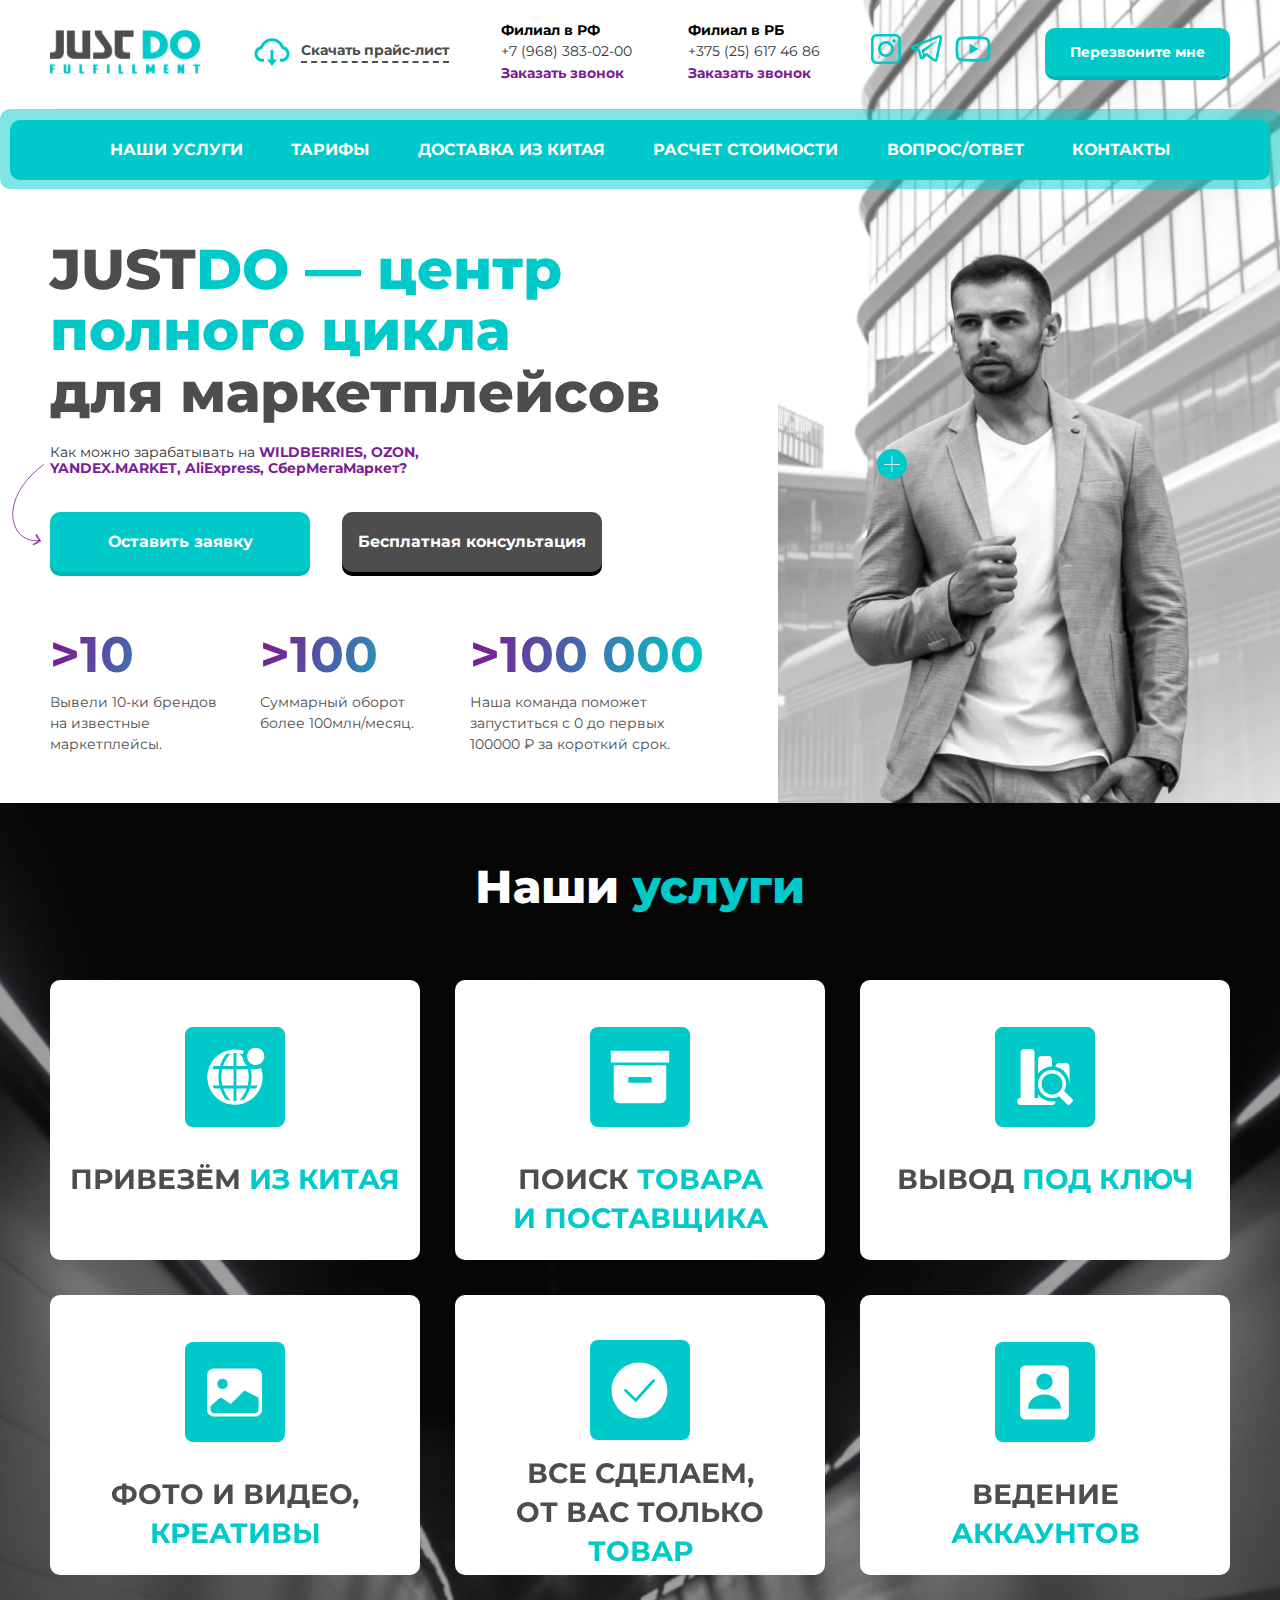
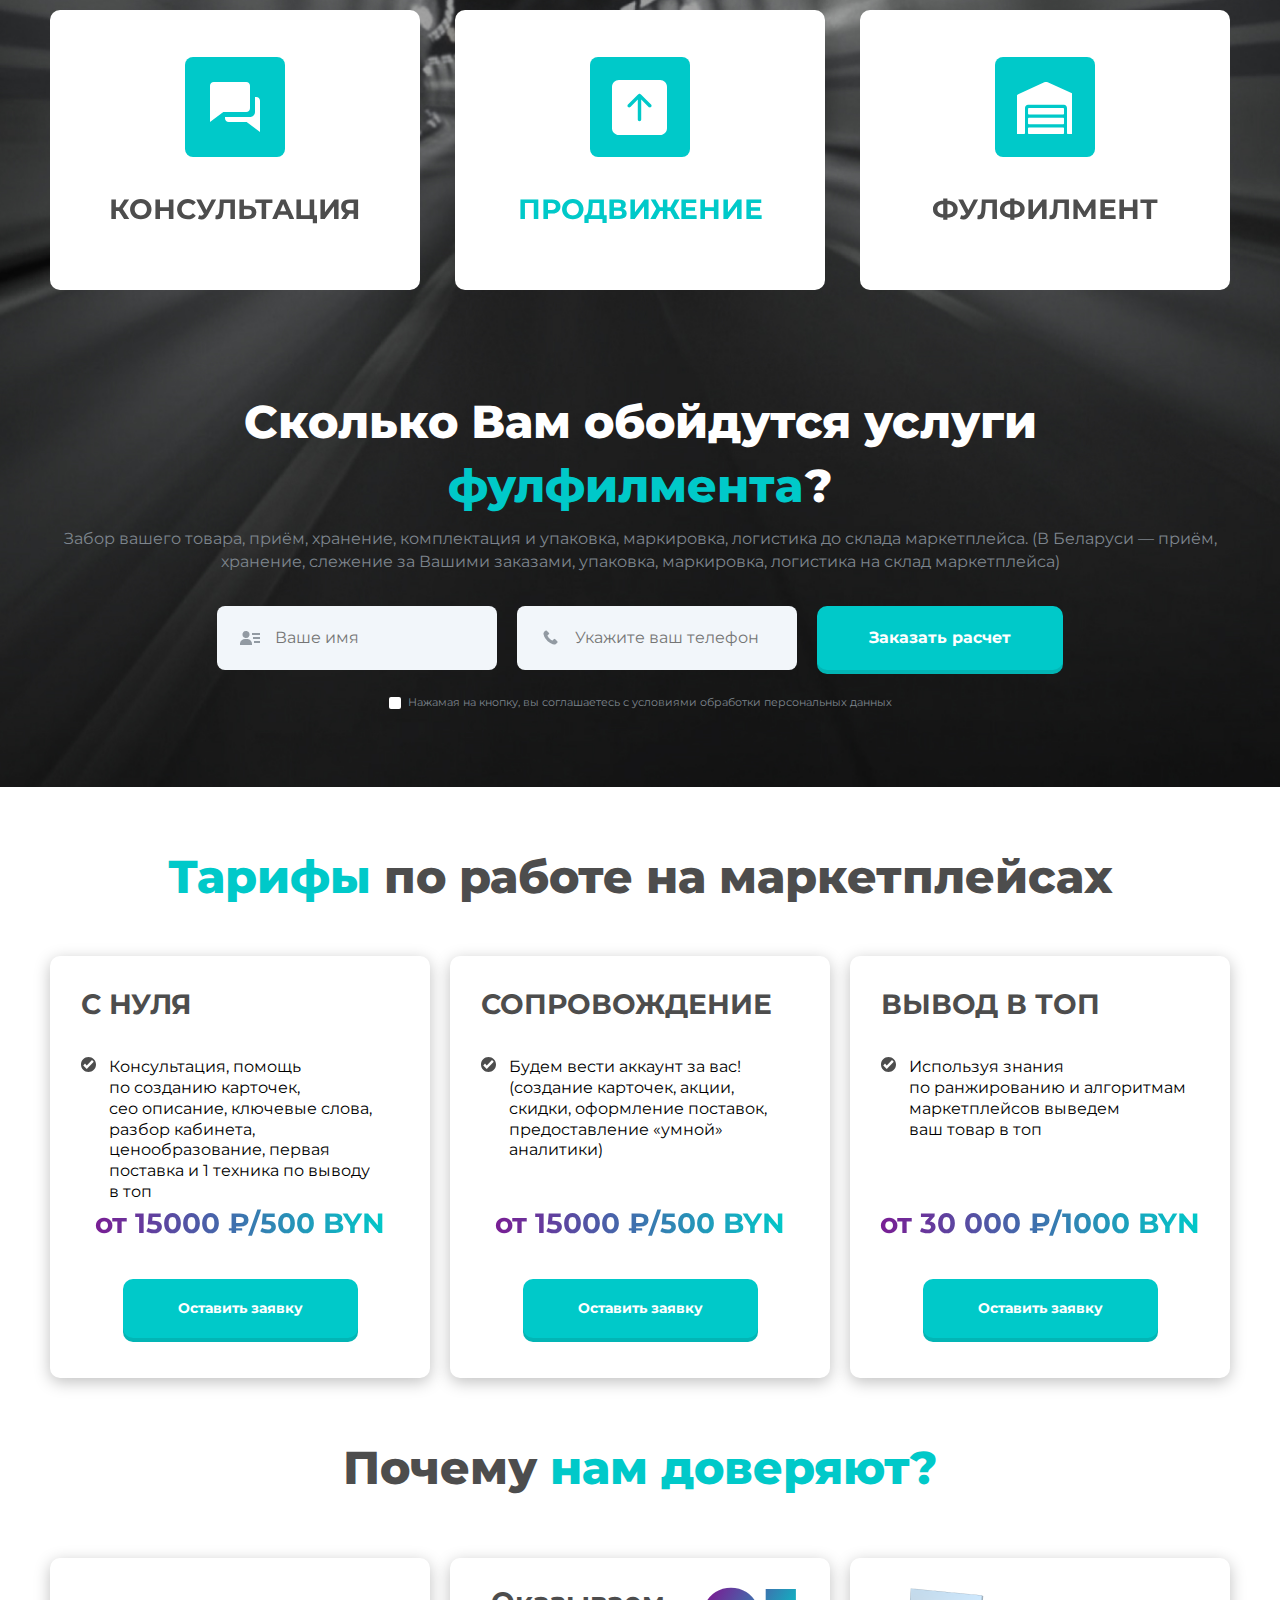
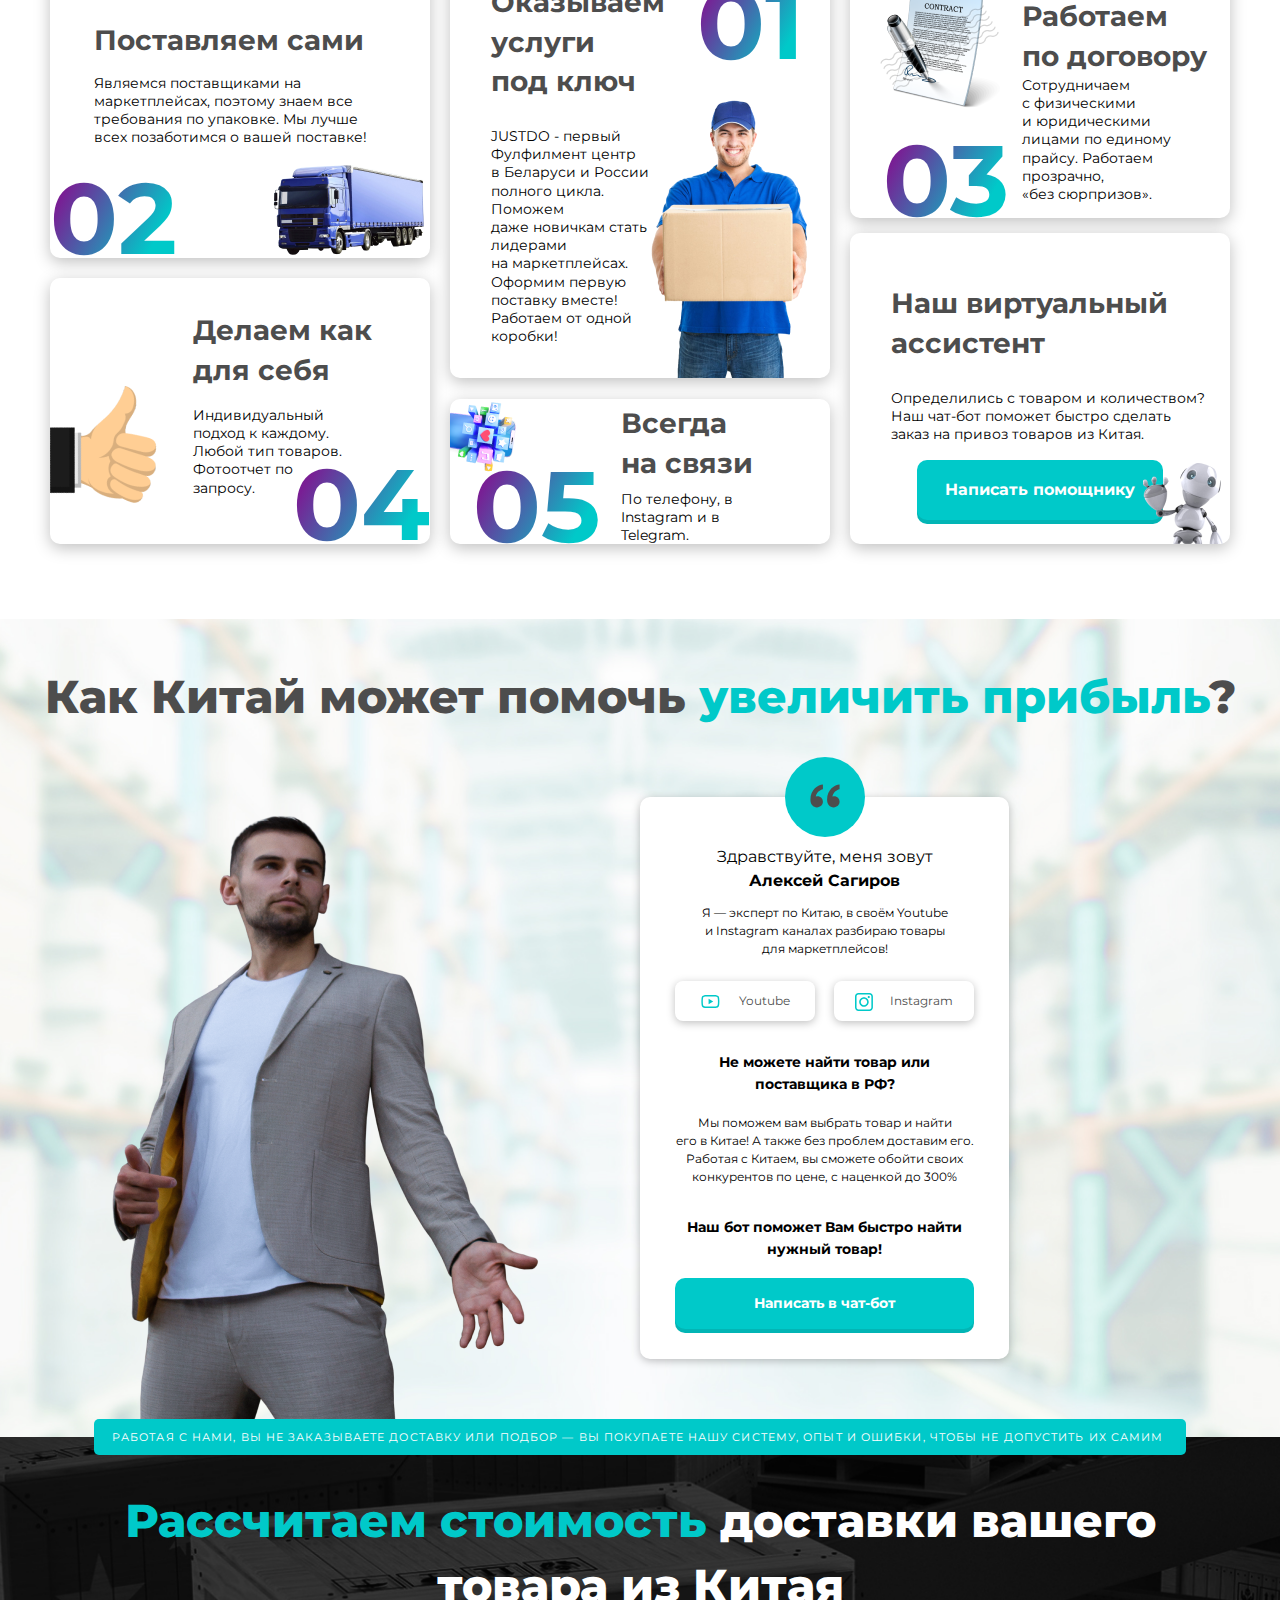
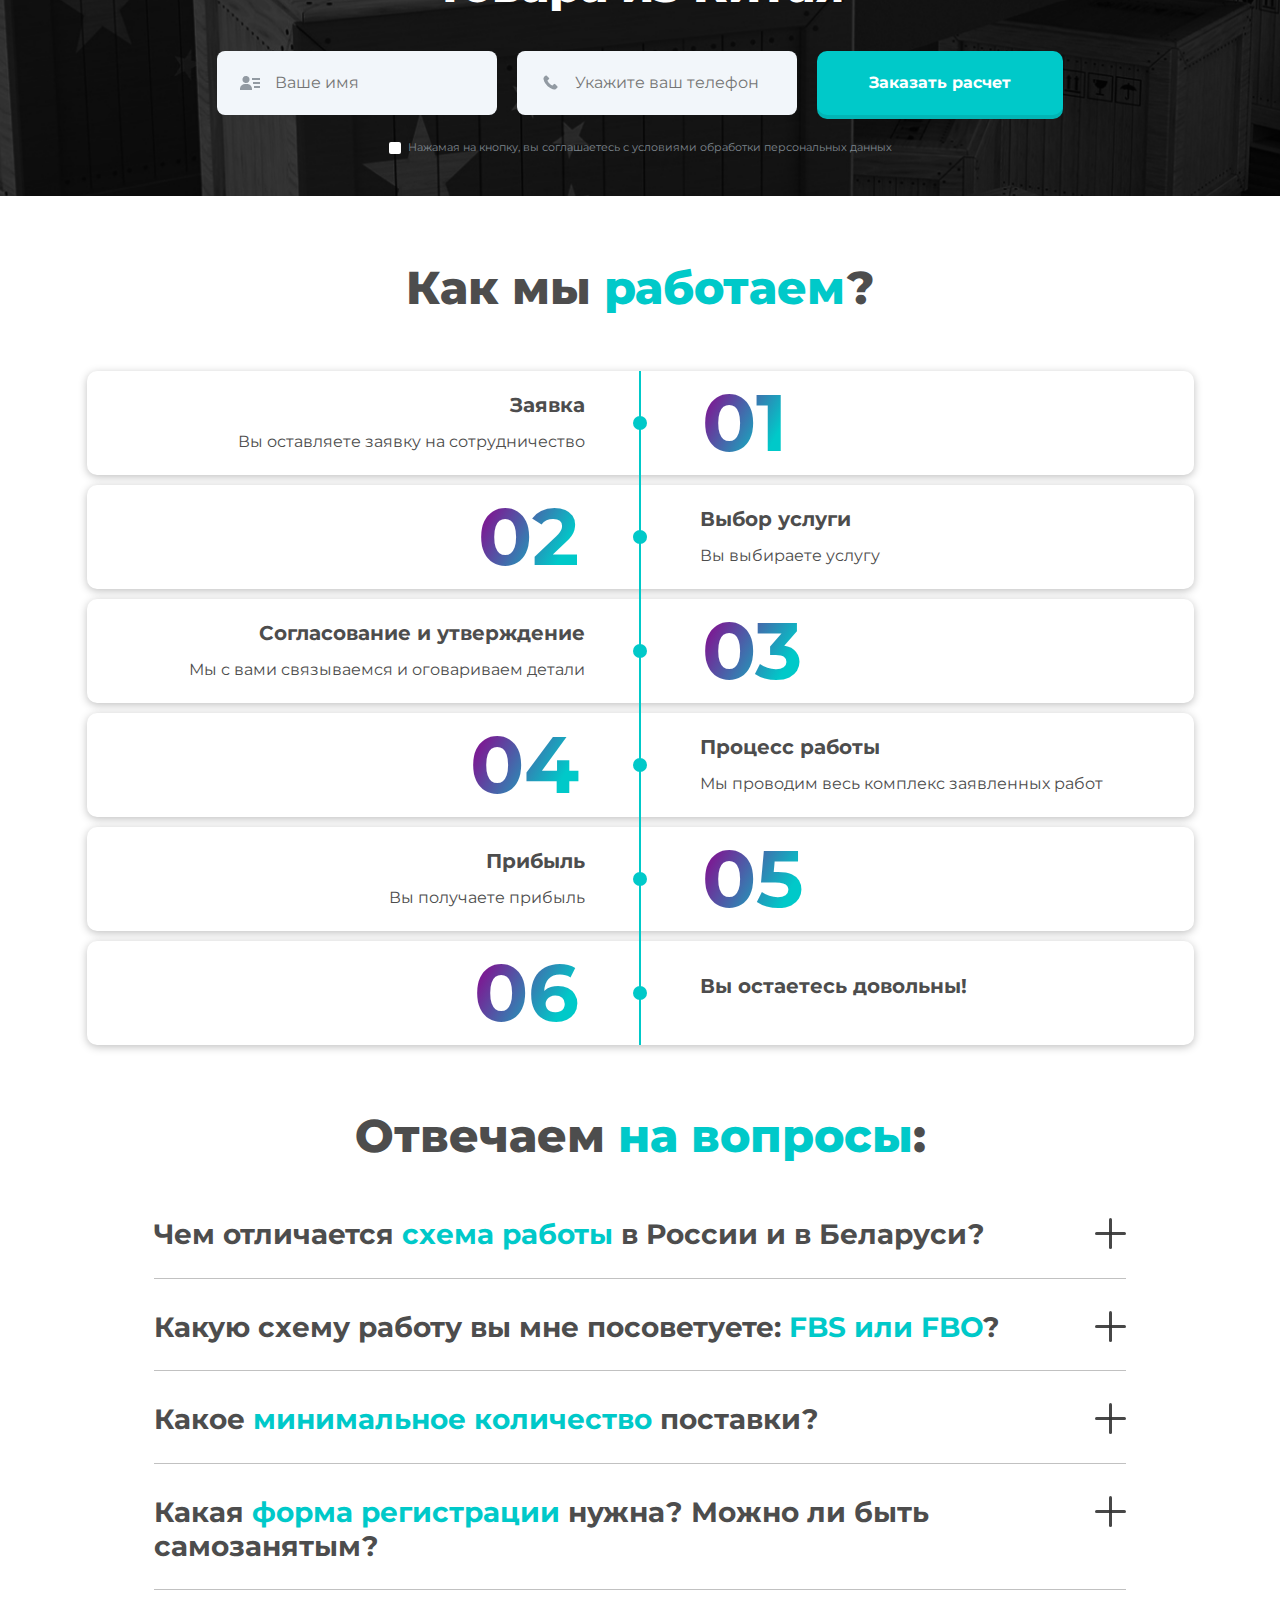
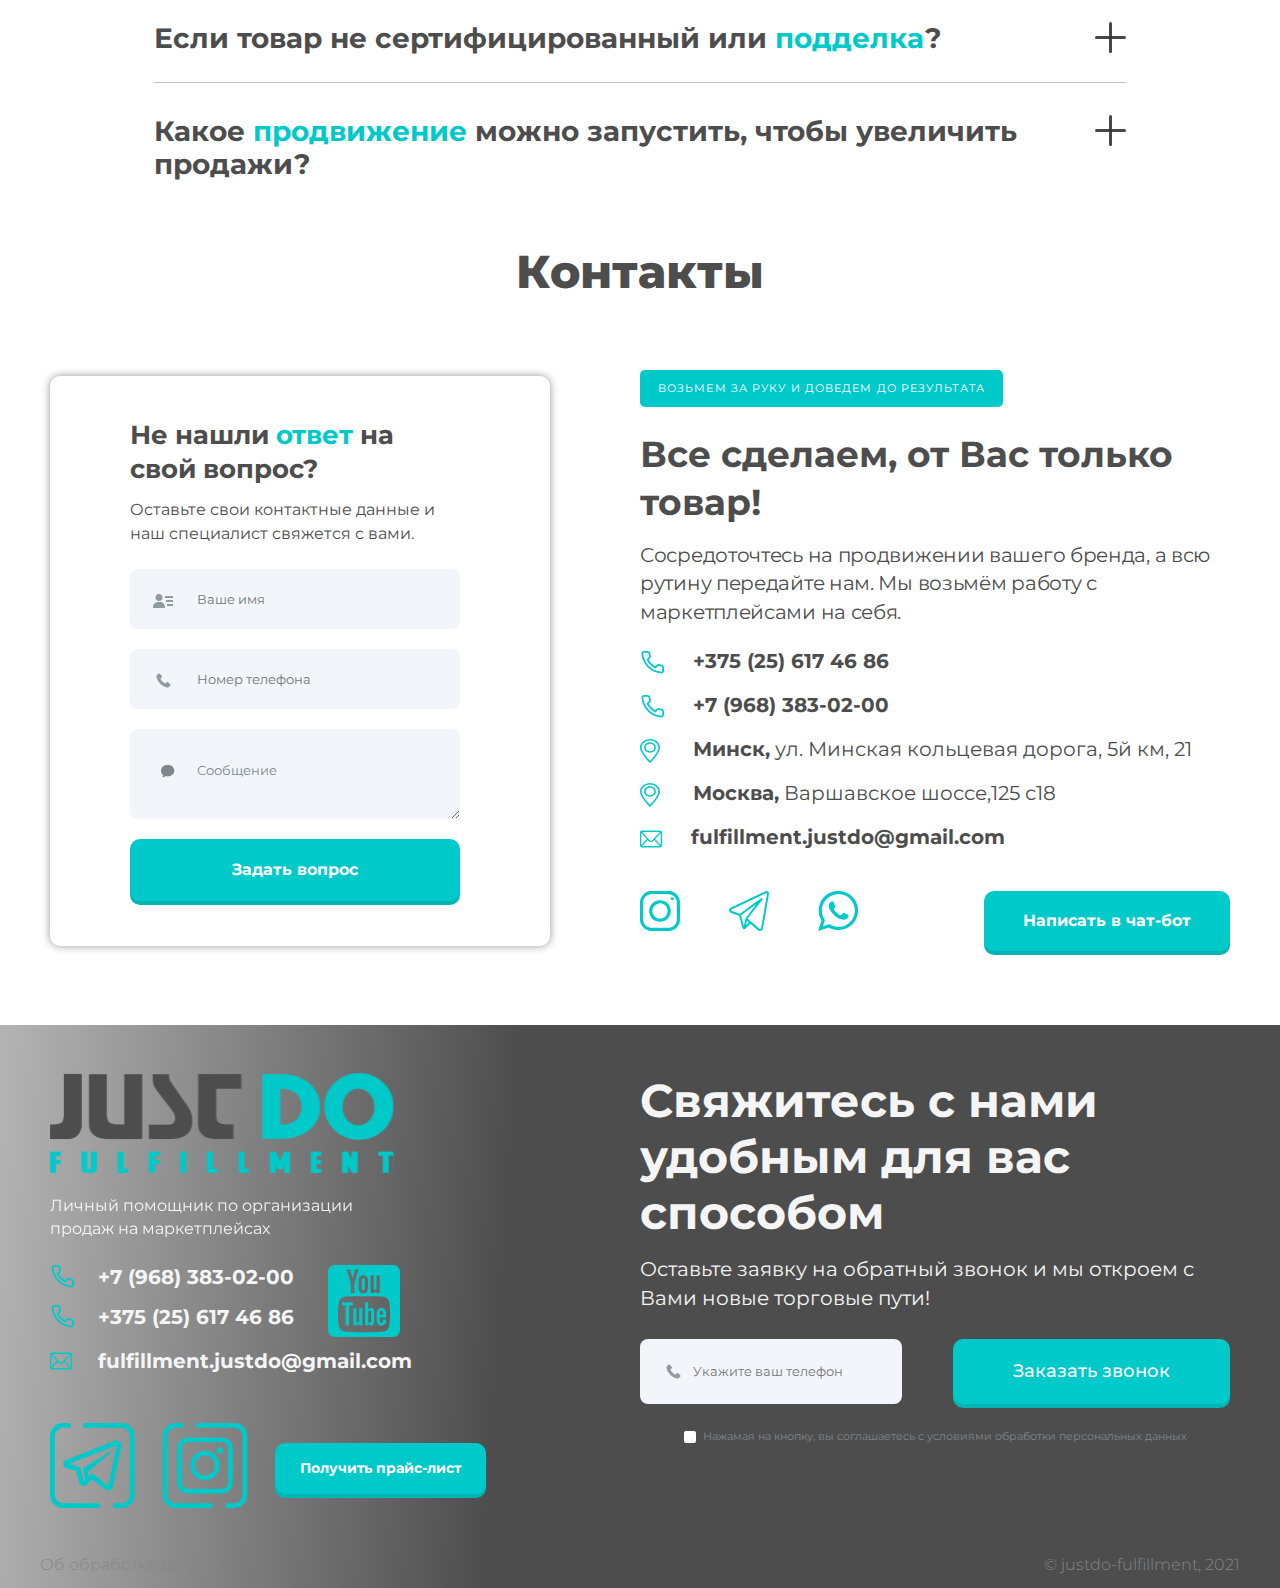
<file: index.html>
<!DOCTYPE html>
<html>
    <head>
        <meta charset="utf-8">
        <title></title>
        <meta name="description" content="">
        <meta name="viewport" content="width=device-width">
        <link rel="preconnect" href="https://fonts.googleapis.com">
        <link rel="preconnect" href="https://fonts.gstatic.com" crossorigin>
        <link href="https://fonts.googleapis.com/css2?family=Montserrat:wght@100;200;300;400;500;600;700;800;900&display=swap" rel="stylesheet">
        <link rel="stylesheet" href="css/style.css">
    </head>
    <body>
        
    <header class="header">
        <div class="header_wrapper">
            <div class="header_top">
                <div class="header_logo">
                    <img src="source/img/logo.svg">
                </div>
                <div class="header_pricelist">
                    <a href="#">
                        <svg width="40" height="40" viewBox="0 0 40 40" fill="none" xmlns="http://www.w3.org/2000/svg">
                            <path d="M24.375 27.5898H21.4805V18.125C21.4805 17.9531 21.3398 17.8125 21.168 17.8125H18.8242C18.6523 17.8125 18.5117 17.9531 18.5117 18.125V27.5898H15.625C15.3633 27.5898 15.2187 27.8906 15.3789 28.0938L19.7539 33.6289C19.7831 33.6663 19.8205 33.6965 19.8631 33.7172C19.9058 33.738 19.9526 33.7488 20 33.7488C20.0474 33.7488 20.0942 33.738 20.1369 33.7172C20.1795 33.6965 20.2169 33.6663 20.2461 33.6289L24.6211 28.0938C24.7812 27.8906 24.6367 27.5898 24.375 27.5898Z" fill="#00C9C9"/>
                            <path d="M31.6953 14.3242C29.9063 9.60547 25.3477 6.25 20.0078 6.25C14.668 6.25 10.1094 9.60156 8.32031 14.3203C4.97266 15.1992 2.5 18.25 2.5 21.875C2.5 26.1914 5.99609 29.6875 10.3086 29.6875H11.875C12.0469 29.6875 12.1875 29.5469 12.1875 29.375V27.0312C12.1875 26.8594 12.0469 26.7188 11.875 26.7188H10.3086C8.99219 26.7188 7.75391 26.1953 6.83203 25.2461C5.91406 24.3008 5.42578 23.0273 5.46875 21.707C5.50391 20.6758 5.85547 19.707 6.49219 18.8906C7.14453 18.0586 8.05859 17.4531 9.07422 17.1836L10.5547 16.7969L11.0977 15.3672C11.4336 14.4766 11.9023 13.6445 12.4922 12.8906C13.0745 12.1434 13.7643 11.4865 14.5391 10.9414C16.1445 9.8125 18.0352 9.21484 20.0078 9.21484C21.9805 9.21484 23.8711 9.8125 25.4766 10.9414C26.2539 11.4883 26.9414 12.1445 27.5234 12.8906C28.1133 13.6445 28.582 14.4805 28.918 15.3672L29.457 16.793L30.9336 17.1836C33.0508 17.7539 34.5312 19.6797 34.5312 21.875C34.5312 23.168 34.0273 24.3867 33.1133 25.3008C32.665 25.7517 32.1318 26.1092 31.5444 26.3526C30.957 26.596 30.3272 26.7204 29.6914 26.7188H28.125C27.9531 26.7188 27.8125 26.8594 27.8125 27.0312V29.375C27.8125 29.5469 27.9531 29.6875 28.125 29.6875H29.6914C34.0039 29.6875 37.5 26.1914 37.5 21.875C37.5 18.2539 35.0352 15.207 31.6953 14.3242Z" fill="#00C9C9"/>
                        </svg>
                        <span>Скачать прайс-лист</span>
                    </a>
                </div>
                <div class="header_adres">
                    <div class="header_adres_block">
                        <ul>
                            <li>Филиал в РФ</li>
                            <li><a class="tel" href="tel:+79683830200">+7 (968) 383-02-00</a></li>
                            <li><a class="call" href="#">Заказать звонок</a></li>
                        </ul>
                    </div>

                    <div class="header_adres_block">
                        <ul>
                            <li>Филиал в РБ</li>
                            <li><a class="tel" href="tel:+375256174686">+375 (25) 617 46 86</a></li>
                            <li><a class="call" href="#">Заказать звонок</a></li>
                        </ul>
                    </div>
                </div>
                <div class="header_social">
                    <a href="#">
                        <svg width="30" height="30" viewBox="0 0 30 30" fill="none" xmlns="http://www.w3.org/2000/svg">
                            <path d="M24.114 30H5.74962C2.57922 30 0 27.409 0 24.2242V5.77584C0 2.59107 2.57922 0 5.74962 0H24.114C27.2844 0 29.8636 2.59098 29.8636 5.77584V24.2241C29.8636 27.4088 27.2843 30 24.114 30ZM5.74962 2.58626C3.99877 2.58626 2.57443 4.01709 2.57443 5.77593V24.2242C2.57443 25.9829 3.99877 27.4138 5.74962 27.4138H24.114C25.8649 27.4138 27.2892 25.983 27.2892 24.2242V5.77584C27.2892 4.01709 25.8649 2.58617 24.114 2.58617H5.74962V2.58626ZM14.9318 22.9513C10.5674 22.9513 7.01663 19.3844 7.01663 15C7.01663 10.6156 10.5674 7.04872 14.9318 7.04872C19.2963 7.04872 22.847 10.6156 22.847 15C22.847 19.3844 19.2963 22.9513 14.9318 22.9513ZM14.9318 9.63489C11.9869 9.63489 9.59115 12.0416 9.59115 15C9.59115 17.9584 11.9869 20.3651 14.9318 20.3651C17.8767 20.3651 20.2726 17.9584 20.2726 15C20.2726 12.0416 17.8766 9.63489 14.9318 9.63489Z" fill="#00C9C9"/>
                            <path d="M22.9446 8.67451C23.9456 8.67451 24.757 7.85934 24.757 6.85379C24.757 5.84823 23.9456 5.03307 22.9446 5.03307C21.9436 5.03307 21.1321 5.84823 21.1321 6.85379C21.1321 7.85934 21.9436 8.67451 22.9446 8.67451Z" fill="#00C9C9"/>
                        </svg>  
                    </a>
                    <a href="#">
                        <svg width="32" height="27" viewBox="0 0 32 27" fill="none" xmlns="http://www.w3.org/2000/svg">
                            <path d="M24.0855 26.8703H24.0854C23.5108 26.8703 22.9599 26.6882 22.4928 26.3437C22.4831 26.3365 22.4736 26.3293 22.4642 26.3219L15.5164 20.893L12.6429 23.6478C12.1833 24.1097 11.5751 24.3637 10.9273 24.3637C9.85804 24.3637 8.92411 23.6767 8.60344 22.654C8.59776 22.6357 8.59236 22.6175 8.58748 22.599L6.91072 16.2916L1.60888 14.719C0.674241 14.4419 0.0433513 13.6307 0.00213697 12.6525C-0.039166 11.6742 0.521172 10.8122 1.42957 10.4566L27.6729 0.18306C27.9833 0.0615246 28.3067 0 28.6345 0C29.4291 0 30.175 0.358819 30.681 0.984394C31.1819 1.60365 31.3755 2.40899 31.212 3.19376L26.7313 24.7131C26.4711 25.963 25.3584 26.8703 24.0855 26.8703ZM24.0238 24.2643C24.0446 24.2781 24.0636 24.2841 24.0855 24.2841C24.0962 24.2841 24.1911 24.2814 24.2115 24.1836L28.6921 2.66426C28.6972 2.64004 28.6953 2.63033 28.683 2.61511C28.6696 2.59855 28.6486 2.58599 28.6344 2.58599C28.6279 2.58599 28.6184 2.58831 28.6076 2.59258L3.26481 12.5135L8.33222 14.0167C8.76244 14.1443 9.09553 14.4878 9.21137 14.9232L10.9992 21.6484L14.5417 18.2523C15.003 17.81 15.7173 17.7738 16.2206 18.1671L24.0238 24.2643Z" fill="#00C9C9"/>
                            <path d="M12.4147 22.7134C12.4551 22.8448 13.9299 20.9928 13.9456 20.8559L13.2841 17.6028C13.197 17.1743 13.3516 16.7324 13.6863 16.4529L25.8111 6.33169C26.1029 6.07232 25.764 5.61494 25.4331 5.82088L11.175 14.5569C10.837 14.764 10.6625 15.1601 10.7372 15.5506L12.4147 22.7134Z" fill="#00C9C9"/>
                        </svg>
                    </a>
                    <a href="#">
                        <svg width="40" height="40" viewBox="0 0 40 40" fill="none" xmlns="http://www.w3.org/2000/svg">
                            <path d="M37.5 19.8906C37.5 19.8047 37.5 19.707 37.4961 19.5938C37.4922 19.2773 37.4844 18.9219 37.4766 18.543C37.4453 17.4531 37.3906 16.3672 37.3047 15.3438C37.1875 13.9336 37.0156 12.7578 36.7812 11.875C36.5339 10.9537 36.0491 10.1135 35.3753 9.43827C34.7014 8.76306 33.8622 8.27655 32.9414 8.02734C31.8359 7.73047 29.6719 7.54687 26.625 7.43359C25.1758 7.37891 23.625 7.34375 22.0742 7.32422C21.5312 7.31641 21.0273 7.3125 20.5742 7.30859H19.4258C18.9727 7.3125 18.4688 7.31641 17.9258 7.32422C16.375 7.34375 14.8242 7.37891 13.375 7.43359C10.3281 7.55078 8.16016 7.73437 7.05859 8.02734C6.1375 8.27594 5.29793 8.76225 4.624 9.43755C3.95007 10.1128 3.46547 10.9534 3.21875 11.875C2.98047 12.7578 2.8125 13.9336 2.69531 15.3438C2.60938 16.3672 2.55469 17.4531 2.52344 18.543C2.51172 18.9219 2.50781 19.2773 2.50391 19.5938C2.50391 19.707 2.5 19.8047 2.5 19.8906V20.1094C2.5 20.1953 2.5 20.293 2.50391 20.4063C2.50781 20.7227 2.51562 21.0781 2.52344 21.457C2.55469 22.5469 2.60938 23.6328 2.69531 24.6563C2.8125 26.0664 2.98438 27.2422 3.21875 28.125C3.71875 29.9961 5.1875 31.4727 7.05859 31.9727C8.16016 32.2695 10.3281 32.4531 13.375 32.5664C14.8242 32.6211 16.375 32.6563 17.9258 32.6758C18.4688 32.6836 18.9727 32.6875 19.4258 32.6914H20.5742C21.0273 32.6875 21.5312 32.6836 22.0742 32.6758C23.625 32.6563 25.1758 32.6211 26.625 32.5664C29.6719 32.4492 31.8398 32.2656 32.9414 31.9727C34.8125 31.4727 36.2812 30 36.7812 28.125C37.0195 27.2422 37.1875 26.0664 37.3047 24.6563C37.3906 23.6328 37.4453 22.5469 37.4766 21.457C37.4883 21.0781 37.4922 20.7227 37.4961 20.4063C37.4961 20.293 37.5 20.1953 37.5 20.1094V19.8906ZM34.6875 20.0938C34.6875 20.1758 34.6875 20.2656 34.6836 20.3711C34.6797 20.6758 34.6719 21.0117 34.6641 21.375C34.6367 22.4141 34.582 23.4531 34.5 24.418C34.3945 25.6758 34.2461 26.707 34.0625 27.3984C33.8203 28.3008 33.1094 29.0156 32.2109 29.2539C31.3906 29.4727 29.3242 29.6484 26.5156 29.7539C25.0938 29.8086 23.5625 29.8438 22.0352 29.8633C21.5 29.8711 21.0039 29.875 20.5586 29.875H19.4414L17.9648 29.8633C16.4375 29.8438 14.9102 29.8086 13.4844 29.7539C10.6758 29.6445 8.60547 29.4727 7.78906 29.2539C6.89062 29.0117 6.17969 28.3008 5.9375 27.3984C5.75391 26.707 5.60547 25.6758 5.5 24.418C5.41797 23.4531 5.36719 22.4141 5.33594 21.375C5.32422 21.0117 5.32031 20.6719 5.31641 20.3711C5.31641 20.2656 5.3125 20.1719 5.3125 20.0938V19.9063C5.3125 19.8242 5.3125 19.7344 5.31641 19.6289C5.32031 19.3242 5.32813 18.9883 5.33594 18.625C5.36328 17.5859 5.41797 16.5469 5.5 15.582C5.60547 14.3242 5.75391 13.293 5.9375 12.6016C6.17969 11.6992 6.89062 10.9844 7.78906 10.7461C8.60938 10.5273 10.6758 10.3516 13.4844 10.2461C14.9063 10.1914 16.4375 10.1562 17.9648 10.1367C18.5 10.1289 18.9961 10.125 19.4414 10.125H20.5586L22.0352 10.1367C23.5625 10.1562 25.0898 10.1914 26.5156 10.2461C29.3242 10.3555 31.3945 10.5273 32.2109 10.7461C33.1094 10.9883 33.8203 11.6992 34.0625 12.6016C34.2461 13.293 34.3945 14.3242 34.5 15.582C34.582 16.5469 34.6328 17.5859 34.6641 18.625C34.6758 18.9883 34.6797 19.3281 34.6836 19.6289C34.6836 19.7344 34.6875 19.8281 34.6875 19.9063V20.0938ZM16.5234 25.2344L25.5859 19.9609L16.5234 14.7656V25.2344Z" fill="#00C9C9"/>
                        </svg>  
                    </a>
                </div>
                <div class="header_callback">
                    <a class="btn" href="#">Перезвоните мне</a>
                </div>
            </div>
            <div class="header_bottom">
                 <nav class="nav" >
                     <ul id="menu">
                        <li><a href="#services">НАШИ УСЛУГИ</a></li>
                        <li><a href="#tafiff">ТАРИФЫ</a></li>
                        <li><a href="#delivery">ДОСТАВКА ИЗ КИТАЯ</a></li>
                        <li><a href="#calc">РАСЧЕТ СТОИМОСТИ</a></li>
                        <li><a href="#questions">ВОПРОС/ОТВЕТ</a></li>
                        <li><a href="#contacts">КОНТАКТЫ</a></li>
                     </ul>
                 </nav>
                 <div class="mobile">
                    <div class="header_social">
                        <a href="#">
                            <svg width="30" height="30" viewBox="0 0 30 30" fill="none" xmlns="http://www.w3.org/2000/svg">
                                <path d="M24.114 30H5.74962C2.57922 30 0 27.409 0 24.2242V5.77584C0 2.59107 2.57922 0 5.74962 0H24.114C27.2844 0 29.8636 2.59098 29.8636 5.77584V24.2241C29.8636 27.4088 27.2843 30 24.114 30ZM5.74962 2.58626C3.99877 2.58626 2.57443 4.01709 2.57443 5.77593V24.2242C2.57443 25.9829 3.99877 27.4138 5.74962 27.4138H24.114C25.8649 27.4138 27.2892 25.983 27.2892 24.2242V5.77584C27.2892 4.01709 25.8649 2.58617 24.114 2.58617H5.74962V2.58626ZM14.9318 22.9513C10.5674 22.9513 7.01663 19.3844 7.01663 15C7.01663 10.6156 10.5674 7.04872 14.9318 7.04872C19.2963 7.04872 22.847 10.6156 22.847 15C22.847 19.3844 19.2963 22.9513 14.9318 22.9513ZM14.9318 9.63489C11.9869 9.63489 9.59115 12.0416 9.59115 15C9.59115 17.9584 11.9869 20.3651 14.9318 20.3651C17.8767 20.3651 20.2726 17.9584 20.2726 15C20.2726 12.0416 17.8766 9.63489 14.9318 9.63489Z" fill="#00C9C9"/>
                                <path d="M22.9446 8.67451C23.9456 8.67451 24.757 7.85934 24.757 6.85379C24.757 5.84823 23.9456 5.03307 22.9446 5.03307C21.9436 5.03307 21.1321 5.84823 21.1321 6.85379C21.1321 7.85934 21.9436 8.67451 22.9446 8.67451Z" fill="#00C9C9"/>
                            </svg>  
                        </a>
                        <a href="#">
                            <svg width="32" height="27" viewBox="0 0 32 27" fill="none" xmlns="http://www.w3.org/2000/svg">
                                <path d="M24.0855 26.8703H24.0854C23.5108 26.8703 22.9599 26.6882 22.4928 26.3437C22.4831 26.3365 22.4736 26.3293 22.4642 26.3219L15.5164 20.893L12.6429 23.6478C12.1833 24.1097 11.5751 24.3637 10.9273 24.3637C9.85804 24.3637 8.92411 23.6767 8.60344 22.654C8.59776 22.6357 8.59236 22.6175 8.58748 22.599L6.91072 16.2916L1.60888 14.719C0.674241 14.4419 0.0433513 13.6307 0.00213697 12.6525C-0.039166 11.6742 0.521172 10.8122 1.42957 10.4566L27.6729 0.18306C27.9833 0.0615246 28.3067 0 28.6345 0C29.4291 0 30.175 0.358819 30.681 0.984394C31.1819 1.60365 31.3755 2.40899 31.212 3.19376L26.7313 24.7131C26.4711 25.963 25.3584 26.8703 24.0855 26.8703ZM24.0238 24.2643C24.0446 24.2781 24.0636 24.2841 24.0855 24.2841C24.0962 24.2841 24.1911 24.2814 24.2115 24.1836L28.6921 2.66426C28.6972 2.64004 28.6953 2.63033 28.683 2.61511C28.6696 2.59855 28.6486 2.58599 28.6344 2.58599C28.6279 2.58599 28.6184 2.58831 28.6076 2.59258L3.26481 12.5135L8.33222 14.0167C8.76244 14.1443 9.09553 14.4878 9.21137 14.9232L10.9992 21.6484L14.5417 18.2523C15.003 17.81 15.7173 17.7738 16.2206 18.1671L24.0238 24.2643Z" fill="#00C9C9"/>
                                <path d="M12.4147 22.7134C12.4551 22.8448 13.9299 20.9928 13.9456 20.8559L13.2841 17.6028C13.197 17.1743 13.3516 16.7324 13.6863 16.4529L25.8111 6.33169C26.1029 6.07232 25.764 5.61494 25.4331 5.82088L11.175 14.5569C10.837 14.764 10.6625 15.1601 10.7372 15.5506L12.4147 22.7134Z" fill="#00C9C9"/>
                            </svg>
                        </a>
                        <a href="#">
                            <svg width="40" height="40" viewBox="0 0 40 40" fill="none" xmlns="http://www.w3.org/2000/svg">
                                <path d="M37.5 19.8906C37.5 19.8047 37.5 19.707 37.4961 19.5938C37.4922 19.2773 37.4844 18.9219 37.4766 18.543C37.4453 17.4531 37.3906 16.3672 37.3047 15.3438C37.1875 13.9336 37.0156 12.7578 36.7812 11.875C36.5339 10.9537 36.0491 10.1135 35.3753 9.43827C34.7014 8.76306 33.8622 8.27655 32.9414 8.02734C31.8359 7.73047 29.6719 7.54687 26.625 7.43359C25.1758 7.37891 23.625 7.34375 22.0742 7.32422C21.5312 7.31641 21.0273 7.3125 20.5742 7.30859H19.4258C18.9727 7.3125 18.4688 7.31641 17.9258 7.32422C16.375 7.34375 14.8242 7.37891 13.375 7.43359C10.3281 7.55078 8.16016 7.73437 7.05859 8.02734C6.1375 8.27594 5.29793 8.76225 4.624 9.43755C3.95007 10.1128 3.46547 10.9534 3.21875 11.875C2.98047 12.7578 2.8125 13.9336 2.69531 15.3438C2.60938 16.3672 2.55469 17.4531 2.52344 18.543C2.51172 18.9219 2.50781 19.2773 2.50391 19.5938C2.50391 19.707 2.5 19.8047 2.5 19.8906V20.1094C2.5 20.1953 2.5 20.293 2.50391 20.4063C2.50781 20.7227 2.51562 21.0781 2.52344 21.457C2.55469 22.5469 2.60938 23.6328 2.69531 24.6563C2.8125 26.0664 2.98438 27.2422 3.21875 28.125C3.71875 29.9961 5.1875 31.4727 7.05859 31.9727C8.16016 32.2695 10.3281 32.4531 13.375 32.5664C14.8242 32.6211 16.375 32.6563 17.9258 32.6758C18.4688 32.6836 18.9727 32.6875 19.4258 32.6914H20.5742C21.0273 32.6875 21.5312 32.6836 22.0742 32.6758C23.625 32.6563 25.1758 32.6211 26.625 32.5664C29.6719 32.4492 31.8398 32.2656 32.9414 31.9727C34.8125 31.4727 36.2812 30 36.7812 28.125C37.0195 27.2422 37.1875 26.0664 37.3047 24.6563C37.3906 23.6328 37.4453 22.5469 37.4766 21.457C37.4883 21.0781 37.4922 20.7227 37.4961 20.4063C37.4961 20.293 37.5 20.1953 37.5 20.1094V19.8906ZM34.6875 20.0938C34.6875 20.1758 34.6875 20.2656 34.6836 20.3711C34.6797 20.6758 34.6719 21.0117 34.6641 21.375C34.6367 22.4141 34.582 23.4531 34.5 24.418C34.3945 25.6758 34.2461 26.707 34.0625 27.3984C33.8203 28.3008 33.1094 29.0156 32.2109 29.2539C31.3906 29.4727 29.3242 29.6484 26.5156 29.7539C25.0938 29.8086 23.5625 29.8438 22.0352 29.8633C21.5 29.8711 21.0039 29.875 20.5586 29.875H19.4414L17.9648 29.8633C16.4375 29.8438 14.9102 29.8086 13.4844 29.7539C10.6758 29.6445 8.60547 29.4727 7.78906 29.2539C6.89062 29.0117 6.17969 28.3008 5.9375 27.3984C5.75391 26.707 5.60547 25.6758 5.5 24.418C5.41797 23.4531 5.36719 22.4141 5.33594 21.375C5.32422 21.0117 5.32031 20.6719 5.31641 20.3711C5.31641 20.2656 5.3125 20.1719 5.3125 20.0938V19.9063C5.3125 19.8242 5.3125 19.7344 5.31641 19.6289C5.32031 19.3242 5.32813 18.9883 5.33594 18.625C5.36328 17.5859 5.41797 16.5469 5.5 15.582C5.60547 14.3242 5.75391 13.293 5.9375 12.6016C6.17969 11.6992 6.89062 10.9844 7.78906 10.7461C8.60938 10.5273 10.6758 10.3516 13.4844 10.2461C14.9063 10.1914 16.4375 10.1562 17.9648 10.1367C18.5 10.1289 18.9961 10.125 19.4414 10.125H20.5586L22.0352 10.1367C23.5625 10.1562 25.0898 10.1914 26.5156 10.2461C29.3242 10.3555 31.3945 10.5273 32.2109 10.7461C33.1094 10.9883 33.8203 11.6992 34.0625 12.6016C34.2461 13.293 34.3945 14.3242 34.5 15.582C34.582 16.5469 34.6328 17.5859 34.6641 18.625C34.6758 18.9883 34.6797 19.3281 34.6836 19.6289C34.6836 19.7344 34.6875 19.8281 34.6875 19.9063V20.0938ZM16.5234 25.2344L25.5859 19.9609L16.5234 14.7656V25.2344Z" fill="#00C9C9"/>
                            </svg>  
                        </a>
                    </div>

                    <div class="header_pricelist">
                        <a href="#">
                            <svg width="40" height="40" viewBox="0 0 40 40" fill="none" xmlns="http://www.w3.org/2000/svg">
                                <path d="M24.375 27.5898H21.4805V18.125C21.4805 17.9531 21.3398 17.8125 21.168 17.8125H18.8242C18.6523 17.8125 18.5117 17.9531 18.5117 18.125V27.5898H15.625C15.3633 27.5898 15.2187 27.8906 15.3789 28.0938L19.7539 33.6289C19.7831 33.6663 19.8205 33.6965 19.8631 33.7172C19.9058 33.738 19.9526 33.7488 20 33.7488C20.0474 33.7488 20.0942 33.738 20.1369 33.7172C20.1795 33.6965 20.2169 33.6663 20.2461 33.6289L24.6211 28.0938C24.7812 27.8906 24.6367 27.5898 24.375 27.5898Z" fill="#00C9C9"/>
                                <path d="M31.6953 14.3242C29.9063 9.60547 25.3477 6.25 20.0078 6.25C14.668 6.25 10.1094 9.60156 8.32031 14.3203C4.97266 15.1992 2.5 18.25 2.5 21.875C2.5 26.1914 5.99609 29.6875 10.3086 29.6875H11.875C12.0469 29.6875 12.1875 29.5469 12.1875 29.375V27.0312C12.1875 26.8594 12.0469 26.7188 11.875 26.7188H10.3086C8.99219 26.7188 7.75391 26.1953 6.83203 25.2461C5.91406 24.3008 5.42578 23.0273 5.46875 21.707C5.50391 20.6758 5.85547 19.707 6.49219 18.8906C7.14453 18.0586 8.05859 17.4531 9.07422 17.1836L10.5547 16.7969L11.0977 15.3672C11.4336 14.4766 11.9023 13.6445 12.4922 12.8906C13.0745 12.1434 13.7643 11.4865 14.5391 10.9414C16.1445 9.8125 18.0352 9.21484 20.0078 9.21484C21.9805 9.21484 23.8711 9.8125 25.4766 10.9414C26.2539 11.4883 26.9414 12.1445 27.5234 12.8906C28.1133 13.6445 28.582 14.4805 28.918 15.3672L29.457 16.793L30.9336 17.1836C33.0508 17.7539 34.5312 19.6797 34.5312 21.875C34.5312 23.168 34.0273 24.3867 33.1133 25.3008C32.665 25.7517 32.1318 26.1092 31.5444 26.3526C30.957 26.596 30.3272 26.7204 29.6914 26.7188H28.125C27.9531 26.7188 27.8125 26.8594 27.8125 27.0312V29.375C27.8125 29.5469 27.9531 29.6875 28.125 29.6875H29.6914C34.0039 29.6875 37.5 26.1914 37.5 21.875C37.5 18.2539 35.0352 15.207 31.6953 14.3242Z" fill="#00C9C9"/>
                            </svg>
                            <span>Скачать прайс-лист</span>
                        </a>
                    </div>
                 </div>
            </div>
        </div>

        <div class="burger">
            <div class="burger_menu">

            </div>
            <div class="burger_menu_wrap">
                <span></span>
            </div>
        </div>
           
           

    </header>

        
        
        
<div class="banner_image">
   <img src="source/img/banner.jpg">
</div>
<main class="main">
   <div class="banner">
      <div class="mobile_logo"><img src="source/img/logo.svg"></div>
      <div class="banner_container"> 
         <div class="banner_container_left">
            <div class="banner_title">JUST<span>DO </span><span>— центр полного цикла</span> для маркетплейсов</div>
            <div class="banner_text">Как можно зарабатывать на <span>WILDBERRIES, OZON, YANDEX.MARKET, AliExpress, СберМегаМаркет?</span></div>
            <svg width="57" height="90" viewBox="0 0 57 90" fill="none" xmlns="http://www.w3.org/2000/svg">
               <path opacity="0.8" d="M43.8284 5.44759C-4.28916 41.3186 10.6374 86.0613 40.2205 81.292" stroke="#791E94"/>
               <g opacity="0.8">
               <rect width="1.81514" height="8.70167" rx="0.907569" transform="matrix(0.871344 -0.490672 0.526015 0.850475 35.0725 75.64)" fill="#791E94"/>
               <rect width="1.74033" height="9.07569" rx="0.870167" transform="matrix(-0.526015 -0.850475 0.871344 -0.490672 33.3233 86.6031)" fill="#791E94"/>
               </g>
            </svg> 
            <div class='banner_btn_block'>
               <a href="#" class="btn">Оставить заявку</a>
               <a href="#" class="btn btn_grey">Бесплатная консультация</a>
            </div>
            <div class="banner_bottom">
               <div class="banner_bottom_block">
                  <div class="banner_bottom_block_number">>10</div>
                  <div class="banner_bottom_block_text">Вывели 10-ки брендов на известные маркетплейсы. </div>
               </div>

               <div class="banner_bottom_block">
                  <div class="banner_bottom_block_number">>100</div>
                  <div class="banner_bottom_block_text">Суммарный оборот более 100млн/месяц.</div>
               </div>

               <div class="banner_bottom_block">
                  <div class="banner_bottom_block_number">>100 000</div>
                  <div class="banner_bottom_block_text">Наша команда поможет запуститься с 0 до первых 100000 ₽ за короткий срок.</div>
               </div>
            </div>
         </div>
         <div class="banner_container_right">
            <div class="banner_container_right_x">
               <svg width="16" height="16" viewBox="0 0 16 16" fill="none" xmlns="http://www.w3.org/2000/svg">
                  <g opacity="0.9">
                  <rect opacity="0.9" x="7.46661" width="0.886836" height="16" rx="0.443418" fill="white"/>
                  <rect opacity="0.9" y="9.06668" width="1" height="16" rx="0.5" transform="rotate(-90 0 9.06668)" fill="white"/>
                  </g>
               </svg>
            </div>
            <div class="banner_container_right_text">
               <span>Алексей Сагиров</span>
               <span>эксперт по маркетплейсам</span>
               <span>@aleksey.sagirov</span>
            </div>
         </div>
      </div>
      
   </div>


   <div class="services" id="services">
      <div class="wrapper">
         <div class="title">Наши <span>услуги</span></div>
         <div class="services_container">

            <div class="services_block">
               <div class="services_block_front services_box">
                  <svg width="100" height="100" viewBox="0 0 100 100" fill="none" xmlns="http://www.w3.org/2000/svg">
                     <rect width="100" height="100" rx="8" fill="#00C9C9"/>
                     <path d="M36.3081 49.9999C36.3178 52.863 36.6763 55.7142 37.3759 58.4905H48.5359V42.1638H37.2209C36.6255 44.7337 36.3194 47.362 36.3081 49.9999Z" fill="white"/>
                     <path d="M51.4634 58.5077H62.6234C63.3534 55.7294 63.7409 52.8723 63.7773 49.9999C63.7717 47.3627 63.4713 44.7343 62.8817 42.1638H51.4634V58.5077Z" fill="white"/>
                     <path d="M76.0405 41.0617C74.9993 41.5395 73.8987 41.8754 72.7682 42.0606H72.3894C71.208 42.2434 70.0057 42.2434 68.8244 42.0606H65.7244C66.3092 44.6673 66.6152 47.3287 66.6371 50.0001C66.6283 52.858 66.299 55.706 65.6555 58.4906H72.5444C72.1428 59.5624 71.6651 60.6042 71.1149 61.6078H64.8116C63.6328 65.2982 61.8899 68.7839 59.6449 71.9412C57.9882 72.6632 56.2549 73.1948 54.4782 73.5256C57.66 70.0683 60.1088 66.0025 61.6771 61.5734H51.4816V73.8873H48.571V61.5562H38.3238C39.89 65.9914 42.3389 70.0632 45.5227 73.5256C43.7826 73.1983 42.0844 72.6785 40.4594 71.9756C38.2064 68.7919 36.4633 65.2766 35.2927 61.5562H28.9549C28.4047 60.5525 27.927 59.5108 27.5255 58.439H34.4144C33.7689 55.6719 33.4338 52.8414 33.4155 50.0001C33.4164 47.3663 33.6935 44.7399 34.2421 42.164H27.1982C27.5604 41.0953 27.9978 40.0536 28.5071 39.0467H35.0688C36.3 34.9462 38.2094 31.0809 40.7177 27.6112C42.3083 26.9521 43.9655 26.4671 45.6605 26.1645C42.2344 29.8415 39.6488 34.2195 38.0827 38.9951H48.571V25.889H51.4816V39.0467H61.9699V38.8228C59.6563 36.6807 58.2099 33.7634 57.9055 30.6251C56.8758 29.072 55.724 27.6035 54.461 26.2334C55.6661 26.4656 56.852 26.788 58.0088 27.1978C58.1944 26.0917 58.5245 25.0147 58.9905 23.9945C53.0769 21.9497 46.6446 21.9705 40.7444 24.0535C34.8441 26.1364 29.8244 30.1585 26.5052 35.4627C23.186 40.7669 21.7634 47.0399 22.4697 53.257C23.176 59.4742 25.9695 65.2682 30.394 69.6926C34.8185 74.1171 40.6125 76.9106 46.8296 77.617C53.0468 78.3233 59.3197 76.9006 64.6239 73.5814C69.9282 70.2622 73.9502 65.2426 76.0332 59.3423C78.1161 53.442 78.1369 47.0098 76.0921 41.0962L76.0405 41.0617Z" fill="white"/>
                     <path d="M70.6667 37.9445C75.4224 37.9445 79.2778 34.0891 79.2778 29.3333C79.2778 24.5776 75.4224 20.7222 70.6667 20.7222C65.9109 20.7222 62.0555 24.5776 62.0555 29.3333C62.0555 34.0891 65.9109 37.9445 70.6667 37.9445Z" fill="white"/>
                  </svg>
                     
                  <div class="services_block_front_title">ПРИВЕЗЁМ <span>ИЗ КИТАЯ</span></div>
               </div>
               <div class="services_block_back services_box">
                  <ul>
                     <li>Не можете найти товар или поставщика в РФ? Мы поможем Вам выбрать товар и найти его в Китае! А также без проблем доставим его. Работая с Китаем, Вы сможете обойти своих конкурентов по цене, с наценкой до 300%</li>
                  </ul>
                  <a class="btn" href="#">Узнать подробнее</a>
               </div>
            </div>

            <div class="services_block">
               <div class="services_block_front services_box">
                  <svg width="100" height="100" viewBox="0 0 100 100" fill="none" xmlns="http://www.w3.org/2000/svg">
                     <rect width="100" height="100" rx="8" fill="#00C9C9"/>
                     <path d="M20.8333 23.75H79.1667V35.4167H20.8333V23.75ZM70.4167 38.3333H23.75V70.4167C23.75 71.9638 24.3646 73.4475 25.4585 74.5415C26.5525 75.6354 28.0362 76.25 29.5833 76.25H70.4167C71.9638 76.25 73.4475 75.6354 74.5415 74.5415C75.6354 73.4475 76.25 71.9638 76.25 70.4167V38.3333H70.4167ZM61.6667 55.8333H38.3333V50H61.6667V55.8333Z" fill="white"/>
                  </svg>
                     
                  <div class="services_block_front_title">ПОИСК <span>ТОВАРА<br> И ПОСТАВЩИКА</span></div>
               </div>
               <div class="services_block_back  services_box">
                  <ul>
                     <li>Поможем сделать анализ ниши, в которую лучше заходить на маркетплейс, выбрать товар, а также найти поставщика.</li>
                  </ul>
                  <a class="btn" href="#">Узнать подробнее</a>
               </div>
            </div>

            <div class="services_block">
               <div class="services_block_front services_box">
                  <svg width="100" height="100" viewBox="0 0 100 100" fill="none" xmlns="http://www.w3.org/2000/svg">
                     <rect width="100" height="100" rx="8" fill="#00C9C9"/>
                     <path d="M77.447 74.8312L74.8792 77.4537C74.5149 77.7815 74.0779 77.9454 73.5679 77.9454C73.058 77.9454 72.621 77.7815 72.2567 77.4537L64.007 69.1493C61.8216 70.3876 59.4905 71.0068 57.0138 71.0068C53.153 71.0068 49.8567 69.641 47.125 66.9093C44.3933 64.1776 43.0275 60.8813 43.0275 57.0205C43.0275 53.1597 44.3933 49.8634 47.125 47.1317C49.8567 44.4 53.153 43.0341 57.0138 43.0341C60.8746 43.0341 64.1709 44.4 66.9026 47.1317C69.6343 49.8634 71.0001 53.1597 71.0001 57.0205C71.0001 59.4972 70.381 61.8101 69.1426 63.959L77.447 72.2634C77.8112 72.6276 77.9933 73.0556 77.9933 73.5473C77.9933 74.039 77.8112 74.467 77.447 74.8312ZM57.0411 46.5307C54.1455 46.5307 51.6688 47.5506 49.6109 49.5902C47.553 51.6299 46.524 54.0976 46.524 56.9932C46.524 59.8888 47.553 62.3655 49.6109 64.4234C51.6688 66.4813 54.1455 67.5102 57.0411 67.5102C59.9367 67.5102 62.4044 66.4813 64.444 64.4234C66.4837 62.3655 67.5036 59.8888 67.5036 56.9932C67.5036 54.0976 66.4837 51.6299 64.444 49.5902C62.4044 47.5506 59.9367 46.5307 57.0411 46.5307ZM60.5104 39.8654V39.5376C60.5104 38.5541 60.8564 37.7255 61.5484 37.0517C62.2405 36.3779 63.06 36.041 64.007 36.041H71.0001C71.9836 36.041 72.8213 36.3779 73.5133 37.0517C74.2053 37.7255 74.5514 38.5541 74.5514 39.5376V57.0205H74.4967C74.4967 52.8319 73.1764 49.1259 70.5357 45.9024C67.8951 42.679 64.5533 40.6667 60.5104 39.8654ZM43.0275 46.5307V32.5444C43.0275 31.561 43.3735 30.7324 44.0655 30.0585C44.7575 29.3847 45.577 29.0478 46.524 29.0478H53.5172C54.5006 29.0478 55.3292 29.3847 56.0031 30.0585C56.6769 30.7324 57.0138 31.561 57.0138 32.5444V39.5376C54.2092 39.5376 51.5868 40.1659 49.1465 41.4224C46.7062 42.679 44.6665 44.3818 43.0275 46.5307ZM43.0275 67.4556C44.6665 69.641 46.7062 71.3619 49.1465 72.6185C51.5868 73.8751 54.2092 74.5034 57.0138 74.5034H60.5104C60.5104 75.4504 60.1735 76.2699 59.4996 76.962C58.8258 77.654 57.9972 78 57.0138 78H25.5445C24.5975 78 23.778 77.654 23.086 76.962C22.394 76.2699 22.0479 75.4413 22.0479 74.4761C22.0479 73.5109 22.3849 72.6914 23.0587 72.0176C23.7325 71.3437 24.5611 71.0068 25.5445 71.0068V25.4966C25.5445 24.5496 25.8905 23.7301 26.5826 23.038C27.2746 22.346 28.0941 22 29.0411 22H36.0343C37.0177 22 37.8463 22.346 38.5201 23.038C39.194 23.7301 39.5309 24.5496 39.5309 25.4966V71.0068H43.0275V67.4556Z" fill="white"/>
                  </svg>
                     
                  <div class="services_block_front_title">ВЫВОД <span>ПОД КЛЮЧ</span></div>
               </div>
               <div class="services_block_back services_box">
                  <ul>
                     <li>Мы помогаем Вам выбрать товар, найти поставщика, проанализировать выбранную нишу, а также конкурентов.</li>
                     <li>Помогаем зарегистрироваться на одном из маркетплейсов, сделать фото товара, креативы, которые будут цеплять.</li> 
                     <li>Вместе добавим товар, пропишем ключевые слова по аналитике поисковиков. А также вместе оформим первую поставку.</li>
                  </ul>
                  <a class="btn" href="#">Узнать подробнее</a>
               </div>
            </div>

            <div class="services_block">
               <div class="services_block_front services_box">
                  <svg width="100" height="100" viewBox="0 0 100 100" fill="none" xmlns="http://www.w3.org/2000/svg">
                     <rect width="100" height="100" rx="8" fill="#00C9C9"/>
                     <g clip-path="url(#clip0)">
                     <path d="M22.0067 33.3125C22.0067 31.4891 22.731 29.7405 24.0204 28.4511C25.3097 27.1618 27.0584 26.4375 28.8817 26.4375H70.1317C71.9551 26.4375 73.7038 27.1618 74.9931 28.4511C76.2824 29.7405 77.0067 31.4891 77.0067 33.3125V67.6875C77.0067 69.5109 76.2824 71.2595 74.9931 72.5489C73.7038 73.8382 71.9551 74.5625 70.1317 74.5625H28.8817C27.0584 74.5625 25.3097 73.8382 24.0204 72.5489C22.731 71.2595 22.0067 69.5109 22.0067 67.6875V33.3125ZM25.4442 64.25V67.6875C25.4442 68.5992 25.8064 69.4735 26.451 70.1182C27.0957 70.7628 27.97 71.125 28.8817 71.125H70.1317C71.0434 71.125 71.9177 70.7628 72.5624 70.1182C73.2071 69.4735 73.5692 68.5992 73.5692 67.6875V55.6562L60.5858 48.9634C60.2634 48.802 59.8984 48.7459 59.5425 48.8033C59.1865 48.8607 58.8576 49.0285 58.6023 49.2831L45.8492 62.0363L36.7055 55.945C36.3753 55.7252 35.9793 55.6263 35.5846 55.6652C35.1899 55.704 34.8208 55.8782 34.5398 56.1581L25.4442 64.25ZM42.6317 41.9062C42.6317 40.5387 42.0885 39.2272 41.1215 38.2602C40.1545 37.2932 38.843 36.75 37.4755 36.75C36.1079 36.75 34.7964 37.2932 33.8294 38.2602C32.8625 39.2272 32.3192 40.5387 32.3192 41.9062C32.3192 43.2738 32.8625 44.5853 33.8294 45.5523C34.7964 46.5193 36.1079 47.0625 37.4755 47.0625C38.843 47.0625 40.1545 46.5193 41.1215 45.5523C42.0885 44.5853 42.6317 43.2738 42.6317 41.9062Z" fill="white"/>
                     </g>
                     <defs>
                     <clipPath id="clip0">
                     <rect width="55" height="55" fill="white" transform="translate(22 23)"/>
                     </clipPath>
                     </defs>
                  </svg>
                     
                  <div class="services_block_front_title">ФОТО И ВИДЕО,<br> <span>КРЕАТИВЫ</span></div>
               </div>
               <div class="services_block_back services_box">
                  <ul>
                     <li>Поможем с организацией фотосессии для Вашего бренда, а после создадим продающие креативы. Креативом может быть инфографика на фото или на отдельном изображении, для того, что бы "цеплять" клиента. </li>
                  </ul>
                  <a class="btn" href="#">Узнать подробнее</a>
               </div>
            </div>

            <div class="services_block">
               <div class="services_block_front services_box">
                  <svg width="100" height="100" viewBox="0 0 100 100" fill="none" xmlns="http://www.w3.org/2000/svg">
                     <rect width="100" height="100" rx="8" fill="#00C9C9"/>
                     <path fill-rule="evenodd" clip-rule="evenodd" d="M49.5 78.4167C64.9184 78.4167 77.4167 65.9184 77.4167 50.5C77.4167 35.0817 64.9184 22.5834 49.5 22.5834C34.0816 22.5834 21.5833 35.0817 21.5833 50.5C21.5833 65.9184 34.0816 78.4167 49.5 78.4167ZM64.494 41.6644C64.6246 41.5299 64.7268 41.3704 64.7944 41.1955C64.862 41.0206 64.8937 40.8339 64.8876 40.6465C64.8814 40.4591 64.8376 40.2749 64.7587 40.1048C64.6798 39.9347 64.5674 39.7822 64.4283 39.6565C64.2892 39.5308 64.1261 39.4344 63.9489 39.3731C63.7718 39.3118 63.584 39.2868 63.397 39.2996C63.2099 39.3125 63.0273 39.3628 62.8602 39.4478C62.693 39.5327 62.5447 39.6505 62.424 39.794L45.7033 58.2706L36.5048 49.4895C36.2371 49.2337 35.8788 49.0946 35.5087 49.103C35.1385 49.1114 34.7869 49.2665 34.5311 49.5341C34.2753 49.8018 34.1363 50.1601 34.1446 50.5302C34.153 50.9004 34.3081 51.252 34.5757 51.5078L44.8128 61.2787L45.8499 62.2697L46.8116 61.2061L64.4926 41.6644H64.494Z" fill="white"/>
                  </svg>
                     
                  <div class="services_block_front_title">ВСЕ СДЕЛАЕМ,<br> ОТ ВАС ТОЛЬКО<br> <span>ТОВАР</span></div>
               </div>
               <div class="services_block_back services_box">
                  <ul>
                     <li>Не хотите ни с чем заморачиваться? Для Вас есть предложение! Найдите товар, привезите его к нам, а мы будем делать все за Вас (создание карточек, просчитаем ценообразование, проставим скидки, будем следить за акциями, продвигать Ваш товар, отгружать, делать быстрый подсорт).</li>
                  </ul>
                  <a class="btn" href="#">Узнать подробнее</a>
               </div>
            </div>

            <div class="services_block">
               <div class="services_block_front services_box">
                  <svg width="100" height="100" viewBox="0 0 100 100" fill="none" xmlns="http://www.w3.org/2000/svg">
                     <rect width="100" height="100" rx="8" fill="#00C9C9"/>
                     <path d="M33.25 77.5833H68.4583C69.8949 77.5833 71.2727 77.0126 72.2885 75.9968C73.3043 74.981 73.875 73.6032 73.875 72.1666V28.8333C73.875 27.3967 73.3043 26.019 72.2885 25.0031C71.2727 23.9873 69.8949 23.4166 68.4583 23.4166H30.5417C29.1051 23.4166 27.7273 23.9873 26.7115 25.0031C25.6957 26.019 25.125 27.3967 25.125 28.8333V72.1666C25.125 73.6032 25.6957 74.981 26.7115 75.9968C27.7273 77.0126 29.1051 77.5833 30.5417 77.5833H33.25ZM49.5 31.5389C53.9606 31.5389 57.625 35.1979 57.625 39.6639C57.625 44.1273 53.9606 47.7916 49.5 47.7916C45.0394 47.7916 41.375 44.1273 41.375 39.6639C41.375 35.1979 45.0394 31.5389 49.5 31.5389ZM33.25 64.7187C33.25 58.7089 40.576 52.5312 49.5 52.5312C58.424 52.5312 65.75 58.7089 65.75 64.7187V66.75H33.25V64.7187Z" fill="white"/>
                  </svg>
                     
                  <div class="services_block_front_title">ВЕДЕНИЕ<br> <span>АККАУНТОВ</span></div>
               </div>
               <div class="services_block_back services_box">
                  <ul>
                     <li>Загрузим ваш новый товар, пропишем характеристики по ключевым словам, проставим цены и скидки, а также будем следить за календарём скидок, что бы вовремя повысить цены и много другое.</li>
                     <li>А самое главное — укажем ключевые слова по аналитике поисковиков, для лучшего поиска вашего товара.</li>
                  </ul>
                  <a class="btn" href="#">Узнать подробнее</a>
               </div>
            </div>

            <div class="services_block">
               <div class="services_block_front services_box">
                  <svg width="100" height="100" viewBox="0 0 100 100" fill="none" xmlns="http://www.w3.org/2000/svg">
                     <rect width="100" height="100" rx="8" fill="#00C9C9"/>
                     <path d="M52.5 55H61.25C63.3175 55 65 53.3175 65 51.25V28.75C65 26.6825 63.3175 25 61.25 25H28.75C26.6825 25 25 26.6825 25 28.75V65L38.3325 55H52.5ZM30 54.75L30.385 54.71L30 55V54.75Z" fill="white"/>
                     <path d="M71.25 40H70V55.0025C70 57.7525 67.7675 59.985 65.025 60H40V61.25C40 63.3175 41.6825 65 43.75 65H61.6675L75 75V43.75C75 41.6825 73.3175 40 71.25 40Z" fill="white"/>
                  </svg>
                     
                  <div class="services_block_front_title">КОНСУЛЬТАЦИЯ</div>
               </div>
               <div class="services_block_back services_box">
                  <ul>
                     <li>Первая консультация <span>БЕСПЛАТНО!</span></li>
                     <li>Слышали про маркетплейсы, но не знаете с чего начать? Проведём для вас бесплатную консультацию. При этом не важно в какой стране вы находитесь. Просто свяжись с нами.</li>
                     <li>Помощь в создании карточки, обучение по работе с кабинетом + все нюансы.</li>
                  </ul>
                  <a class="btn" href="#">Узнать подробнее</a>
               </div>
            </div>

            <div class="services_block">
               <div class="services_block_front services_box">
                  <svg width="100" height="100" viewBox="0 0 100 100" fill="none" xmlns="http://www.w3.org/2000/svg">
                     <rect width="100" height="100" rx="8" fill="#00C9C9"/>
                     <path d="M28.875 78C27.0516 78 25.303 77.2757 24.0136 75.9864C22.7243 74.697 22 72.9484 22 71.125V29.875C22 28.0516 22.7243 26.303 24.0136 25.0136C25.303 23.7243 27.0516 23 28.875 23H70.125C71.9484 23 73.697 23.7243 74.9864 25.0136C76.2757 26.303 77 28.0516 77 29.875V71.125C77 72.9484 76.2757 74.697 74.9864 75.9864C73.697 77.2757 71.9484 78 70.125 78H28.875ZM51.2188 62.5312V42.6178L58.5956 49.9981C58.7554 50.1579 58.9451 50.2847 59.1539 50.3712C59.3627 50.4577 59.5865 50.5022 59.8125 50.5022C60.0385 50.5022 60.2623 50.4577 60.4711 50.3712C60.6799 50.2847 60.8696 50.1579 61.0294 49.9981C61.1892 49.8383 61.3159 49.6486 61.4024 49.4398C61.4889 49.231 61.5334 49.0072 61.5334 48.7812C61.5334 48.5553 61.4889 48.3315 61.4024 48.1227C61.3159 47.9139 61.1892 47.7242 61.0294 47.5644L50.7169 37.2519C50.5572 37.0918 50.3675 36.9648 50.1587 36.8782C49.9499 36.7915 49.7261 36.7469 49.5 36.7469C49.2739 36.7469 49.0501 36.7915 48.8413 36.8782C48.6324 36.9648 48.4428 37.0918 48.2831 37.2519L37.9706 47.5644C37.6479 47.8871 37.4666 48.3248 37.4666 48.7812C37.4666 49.2377 37.6479 49.6754 37.9706 49.9981C38.2934 50.3209 38.7311 50.5022 39.1875 50.5022C39.6439 50.5022 40.0816 50.3209 40.4044 49.9981L47.7812 42.6178V62.5312C47.7812 62.9871 47.9623 63.4243 48.2847 63.7466C48.607 64.0689 49.0442 64.25 49.5 64.25C49.9558 64.25 50.393 64.0689 50.7153 63.7466C51.0377 63.4243 51.2188 62.9871 51.2188 62.5312Z" fill="white"/>
                  </svg>
                     
                  <div class="services_block_front_title"><span>ПРОДВИЖЕНИЕ</span></div>
               </div>
               <div class="services_block_back services_box">
                  <ul><li>Успешно помогаем выводить бренды в топы. Топ — это когда ваш бренд будет на первых страницах поиска. А это гарантия успеха</li></ul>
                  <a class="btn" href="#">Узнать подробнее</a>
               </div>
            </div>

            <div class="services_block">
               <div class="services_block_front services_box">
                  <svg width="100" height="100" viewBox="0 0 100 100" fill="none" xmlns="http://www.w3.org/2000/svg">
                     <rect width="100" height="100" rx="8" fill="#00C9C9"/>
                     <g clip-path="url(#clip0)">
                     <path d="M68.25 60.7492H33.7875C33.375 60.7492 33.0375 61.1149 33.0375 61.5617L33.0281 66.437C33.0281 66.8839 33.3656 67.2495 33.7781 67.2495H68.25C68.6625 67.2495 69 66.8839 69 66.437V61.5617C69 61.1149 68.6625 60.7492 68.25 60.7492ZM68.25 70.4997H33.7594C33.3469 70.4997 33.0094 70.8653 33.0094 71.3122L33 76.1875C33 76.6344 33.3375 77 33.75 77H68.25C68.6625 77 69 76.6344 69 76.1875V71.3122C69 70.8653 68.6625 70.4997 68.25 70.4997ZM68.25 50.9987H33.8063C33.3938 50.9987 33.0563 51.3644 33.0563 51.8113L33.0469 56.6865C33.0469 57.1334 33.3844 57.4991 33.7969 57.4991H68.25C68.6625 57.4991 69 57.1334 69 56.6865V51.8113C69 51.3644 68.6625 50.9987 68.25 50.9987ZM78.2344 36.8809L52.725 25.3733C52.1767 25.1268 51.5889 25 50.9953 25C50.4017 25 49.8139 25.1268 49.2656 25.3733L23.7656 36.8809C22.0969 37.6426 21 39.4099 21 41.3803V76.1875C21 76.6344 21.3375 77 21.75 77H29.25C29.6625 77 30 76.6344 30 76.1875V50.9987C30 49.2111 31.3688 47.7486 33.0563 47.7486H68.9437C70.6312 47.7486 72 49.2111 72 50.9987V76.1875C72 76.6344 72.3375 77 72.75 77H80.25C80.6625 77 81 76.6344 81 76.1875V41.3803C81 39.4099 79.9031 37.6426 78.2344 36.8809Z" fill="white"/>
                     </g>
                     <defs>
                     <clipPath id="clip0">
                     <rect width="58" height="50" fill="white" transform="translate(21 25)"/>
                     </clipPath>
                     </defs>
                  </svg>
                     
                  <div class="services_block_front_title">ФУЛФИЛМЕНТ</div>
               </div>
               <div class="services_block_back services_box">
                  <ul>
                     <li><span>Приемка.</span> Примем Ваш товар у нас на складе. Ручная разгрузка или механическая.</li>
                     <li><span>Упаковка.</span> Если необходимо мы упакуем Ваш товар по правилам маркетплейсов.</li>
                     <li><span>Маркировка.</span> Промаркируем обязательной маркировкой, а также маркировкой от маркетплейсов.</li>
                     <li><span>Хранение.</span> Будем хранить Ваш товар у себя для дальнейшей доставки на маркетплейсы.</li>
                  </ul>
                  <a class="btn" href="#">Узнать подробнее</a>
               </div>
            </div>

         </div>

         <div class="price_form_container">
            <div class="title">Сколько Вам обойдутся услуги <span>фулфилмента</span>?</div>
            <p>Забор вашего товара, приём, хранение, комплектация и упаковка, маркировка, логистика до склада маркетплейса. (В Беларуси — приём, хранение, слежение за Вашими заказами, упаковка, маркировка, логистика на склад маркетплейса)</p>
            <form class="services_price_form">
               <div class="row">
                  <input type="text" placeholder="Ваше имя">
                  <input type="tel" placeholder="Укажите ваш телефон">
                   <input type="submit" class="btn" value="Заказать расчет">
               </div>
                <div class="row">
                    <input type="checkbox" id="checkbox" name="checkbox" class="_req">
                    <label class="label_checkbox" for="checkbox">Нажамая на кнопку, вы соглашаетесь с условиями обработки персональных данных</label>
                </div>
            </form>
         </div>
      </div>
   </div>

   <div class="wrapper">
      <div class="tafiff" id="tafiff">
         <div class="title"><span>Тарифы</span> по работе на маркетплейсах</div>
         <div class="tariff_container">
            <div class="tariff_block">
               <div class="tariff_block_top">
                  <div class="tariff_block_title">С НУЛЯ</div>
                  <div class="tariff_block_text">
                     <svg width="15" height="15" viewBox="0 0 15 15" fill="none" xmlns="http://www.w3.org/2000/svg">
                        <path d="M7.5 0C3.35775 0 0 3.358 0 7.5C0 11.642 3.358 15 7.5 15C11.642 15 15 11.642 15 7.5C15 3.358 11.642 0 7.5 0ZM5.75625 12L5.75125 11.995L5.747 12L2.25 8.4L4.00725 6.609L5.7515 8.405L11.0015 3.00025L12.75 4.79975L5.75625 12Z"/>
                     </svg>
                     <p>Консультация, помощь по созданию карточек, сео описание, ключевые слова, разбор кабинета, ценообразование, первая поставка и 1 техника по выводу в топ</p>
                  </div>
               </div>
               <div class="tariff_block_bottom">
                  <div class="tariff_block_price">от 15000 ₽/500 BYN</div>
                  <a href="#" class="btn">Оставить заявку</a>
               </div>
            </div>

            <div class="tariff_block">
               <div class="tariff_block_top">
                  <div class="tariff_block_title">СОПРОВОЖДЕНИЕ</div>
                  <div class="tariff_block_text">
                     <svg width="15" height="15" viewBox="0 0 15 15" fill="none" xmlns="http://www.w3.org/2000/svg">
                        <path d="M7.5 0C3.35775 0 0 3.358 0 7.5C0 11.642 3.358 15 7.5 15C11.642 15 15 11.642 15 7.5C15 3.358 11.642 0 7.5 0ZM5.75625 12L5.75125 11.995L5.747 12L2.25 8.4L4.00725 6.609L5.7515 8.405L11.0015 3.00025L12.75 4.79975L5.75625 12Z"/>
                     </svg>
                     <p>Будем вести аккаунт за вас! (создание карточек, акции, скидки, оформление поставок, предоставление «умной» аналитики)</p>
                  </div>
               </div>
               <div class="tariff_block_bottom">
                  <div class="tariff_block_price">от 15000 ₽/500 BYN</div>
                  <a href="#" class="btn">Оставить заявку</a>
               </div>
            </div>

            <div class="tariff_block">
               <div class="tariff_block_top">
                  <div class="tariff_block_title">ВЫВОД В ТОП</div>
                  <div class="tariff_block_text">
                     <svg width="15" height="15" viewBox="0 0 15 15" fill="none" xmlns="http://www.w3.org/2000/svg">
                        <path d="M7.5 0C3.35775 0 0 3.358 0 7.5C0 11.642 3.358 15 7.5 15C11.642 15 15 11.642 15 7.5C15 3.358 11.642 0 7.5 0ZM5.75625 12L5.75125 11.995L5.747 12L2.25 8.4L4.00725 6.609L5.7515 8.405L11.0015 3.00025L12.75 4.79975L5.75625 12Z"/>
                     </svg>
                     <p>Используя знания по ранжированию и алгоритмам маркетплейсов выведем ваш товар в топ</p>
                  </div>
               </div>
               <div class="tariff_block_bottom">
                  <div class="tariff_block_price">от 30 000 ₽/1000 BYN</div>
                  <a href="#" class="btn">Оставить заявку</a>
               </div>
            </div>
         </div>
      </div>
   </div>

   <div class="wrapper">
      <div class="trust">
         <div class="title">Почему <span>нам доверяют?</span></div>
         <div class="trust_container">

            <div class="trust_column">
               <div class="trust_block trust_block_1">
                  <div class="trust_block_number">02</div>
                  <div class="trust_block_text">
                     <div class="trust_block_title">Поставляем сами</div>
                     <p>Являемся поставщиками на маркетплейсах, поэтому знаем все требования по упаковке. Мы лучше всех позаботимся о вашей поставке! </p>
                  </div>
                  <div class="trust_block_img">
                     <img src="source/img/truck.png">
                  </div>
               </div>

               <div class="trust_block trust_block_2">
                  <div class="trust_block_number">04</div>
                  <div class="trust_block_text">
                     <div class="trust_block_title">Делаем как для себя</div>
                     <p>Индивидуальный подход к каждому. Любой тип товаров. Фотоотчет по запросу.</p>
                  </div>
                  <div class="trust_block_img">
                     <img src="source/img/finger.png">
                  </div>
               </div>
            </div>

            <div class="trust_column">
               <div class="trust_block trust_block_3">
                  <div class="trust_block_number">01</div>
                  <div class="trust_block_text">
                     <div class="trust_block_title">Оказываем услуги под ключ</div>
                     <p>JUSTDO - первый Фулфилмент центр в Беларуси и России полного цикла. Поможем даже новичкам стать лидерами на маркетплейсах. Оформим первую поставку вместе!
                        Работаем от одной коробки!</p>
                  </div>
                  <div class="trust_block_img">
                     <img src="source/img/man.png">
                  </div>
               </div>

               <div class="trust_block trust_block_4">
                  <div class="trust_block_number">05</div>
                  <div class="trust_block_text">
                     <div class="trust_block_title">Всегда на связи</div>
                     <p>По телефону, 
                        в Instagram
                        и в Telegram.</p>
                  </div>
                  <div class="trust_block_img">
                     <img src="source/img/block.png">
                  </div>
               </div>
            </div>

            <div class="trust_column">
               <div class="trust_block trust_block_5">
                  <div class="trust_block_number">03</div>
                  <div class="trust_block_text">
                     <div class="trust_block_title">Работаем по договору</div>
                     <p>Сотрудничаем с физическими и юридическими лицами по единому прайсу. Работаем прозрачно, «без сюрпризов».</p>
                  </div>
                  <div class="trust_block_img">
                     <img src="source/img/contract.png">
                  </div>
               </div>

               <div class="trust_block trust_block_6">
                  <div class="trust_block_text">
                     <div class="trust_block_title">Наш виртуальный ассистент</div>
                     <p>Определились с товаром и количеством? Наш чат-бот поможет быстро сделать заказ на привоз товаров из Китая.</p>
                  </div>
                  <div class="trust_block_img">
                     <img src="source/img/robot.png">
                  </div>
                  <a href="#" class="btn">Написать помощнику</a>
               </div>
            </div>
         </div>

         <div class="trust_container_mobile">

            <div class="trust_block trust_block_3">
               <div class="trust_block_number">01</div>
               <div class="trust_block_text">
                  <div class="trust_block_title">Оказываем услуги под ключ</div>
                  <p>JUSTDO - первый Фулфилмент центр в Беларуси и России полного цикла. Поможем даже новичкам стать лидерами на маркетплейсах. Оформим первую поставку вместе!
                     Работаем от одной коробки!</p>
               </div>
               <div class="trust_block_img">
                  <img src="source/img/man.png">
               </div>
            </div>

           
               <div class="trust_block trust_block_1">
                  <div class="trust_block_number">02</div>
                  <div class="trust_block_text">
                     <div class="trust_block_title">Поставляем сами</div>
                     <p>Являемся поставщиками на маркетплейсах, поэтому знаем все требования по упаковке. Мы лучше всех позаботимся о вашей поставке! </p>
                  </div>
                  <div class="trust_block_img">
                     <img src="source/img/truck.png">
                  </div>
               </div>

               <div class="trust_block trust_block_5">
                  <div class="trust_block_number">03</div>
                  <div class="trust_block_text">
                     <div class="trust_block_title">Работаем по договору</div>
                     <p>Сотрудничаем с физическими и юридическими лицами по единому прайсу. Работаем прозрачно, «без сюрпризов».</p>
                  </div>
                  <div class="trust_block_img">
                     <img src="source/img/contract.png">
                  </div>
               </div>

               <div class="trust_block trust_block_2">
                  <div class="trust_block_number">04</div>
                  <div class="trust_block_text">
                     <div class="trust_block_title">Делаем как для себя</div>
                     <p>Индивидуальный подход к каждому. Любой тип товаров. Фотоотчет по запросу.</p>
                  </div>
                  <div class="trust_block_img">
                     <img src="source/img/finger.png">
                  </div>
               </div>

               <div class="trust_block trust_block_4">
                  <div class="trust_block_number">05</div>
                  <div class="trust_block_text">
                     <div class="trust_block_title">Всегда на связи</div>
                     <p>По телефону, 
                        в Instagram
                        и в Telegram.</p>
                  </div>
                  <div class="trust_block_img">
                     <img src="source/img/block.png">
                  </div>
               </div>
            

               <div class="trust_block trust_block_6">
                  <div class="trust_block_text">
                     <div class="trust_block_title">Наш виртуальный ассистент</div>
                     <p>Определились с товаром и количеством? Наш чат-бот поможет быстро сделать заказ на привоз товаров из Китая.</p>
                  </div>
                  <div class="trust_block_img">
                     <img src="source/img/robot.png">
                  </div>
                  <a href="#" class="btn">Написать помощнику</a>
               </div>
            
         </div>
      </div>
   </div>


   <div class="profits" id="delivery">
      <div class="title">Как Китай может помочь <span>увеличить прибыль</span>?</div>
      <div class="wrapper">
         <div class="profits_container">
            <div class="profits_block profits_block_1">
               <img src="source/img/profit_man.png">
            </div>
            <div class="profits_block profits_block_2">
               <div class="profits_box">
                  <div class="profits_box_circle">
                     <svg width="50" height="50" viewBox="0 0 50 50" fill="none" xmlns="http://www.w3.org/2000/svg">
                        <path d="M34.1083 24.2104C37.3792 24.2104 39.5833 26.4854 39.5833 29.8562C39.5833 32.8896 37.05 35.4167 33.6187 35.4167C29.8604 35.4167 27.0833 32.3833 27.0833 27.75C27.0833 17.2187 34.7625 13.0062 39.5833 12.5V17.1333C36.3146 17.7229 32.6396 21.0083 32.475 24.6333C32.6396 24.55 33.2917 24.2104 34.1083 24.2104Z" fill="#4D4D4D"/>
                        <path d="M17.4437 24.2104C20.7104 24.2104 22.9167 26.4854 22.9167 29.8562C22.9167 32.8896 20.3833 35.4167 16.9521 35.4167C13.1937 35.4167 10.4167 32.3833 10.4167 27.75C10.4167 17.2187 18.0958 13.0062 22.9167 12.5V17.1333C19.6479 17.7229 15.9729 21.0083 15.8083 24.6333C15.9729 24.55 16.625 24.2104 17.4437 24.2104Z" fill="#4D4D4D"/>
                     </svg>
                  </div>
                  <div class="profits_box_container">
                     <div class="profits_box_title_name">
                        Здравствуйте, меня зовут<br>
                        <span>Алексей Сагиров</span>
                     </div>
                     <p>Я — эксперт по Китаю, в своём Youtube и Instagram каналах разбираю товары для маркетплейсов!</p>
                     <div class="profits_box_btns">
                        <a href="#" class="btn">
                           <svg width="22" height="22" viewBox="0 0 22 22" fill="none" xmlns="http://www.w3.org/2000/svg">
                           <path d="M19.375 10.4638C19.375 10.4197 19.375 10.3697 19.373 10.3117C19.371 10.1497 19.367 9.96761 19.3629 9.77355C19.3469 9.21537 19.3188 8.6592 19.2746 8.13504C19.2143 7.41282 19.1259 6.81063 19.0054 6.35849C18.8782 5.88665 18.6288 5.45631 18.2823 5.1105C17.9357 4.76469 17.5041 4.51552 17.0306 4.38789C16.4621 4.23584 15.3491 4.14181 13.7821 4.0838C13.0368 4.05579 12.2393 4.03778 11.4417 4.02778C11.1625 4.02378 10.9033 4.02178 10.6703 4.01978H10.0797C9.84665 4.02178 9.5875 4.02378 9.30826 4.02778C8.51071 4.03778 7.71317 4.05579 6.96786 4.0838C5.40089 4.14381 4.28594 4.23784 3.71942 4.38789C3.24572 4.51521 2.81393 4.76428 2.46734 5.11013C2.12075 5.45599 1.87153 5.88649 1.74464 6.35849C1.6221 6.81063 1.53571 7.41282 1.47545 8.13504C1.43125 8.6592 1.40312 9.21537 1.38705 9.77355C1.38103 9.96761 1.37902 10.1497 1.37701 10.3117C1.37701 10.3697 1.375 10.4197 1.375 10.4638V10.5758C1.375 10.6198 1.375 10.6698 1.37701 10.7278C1.37902 10.8899 1.38304 11.0719 1.38705 11.266C1.40312 11.8242 1.43125 12.3803 1.47545 12.9045C1.53571 13.6267 1.62411 14.2289 1.74464 14.6811C2.00179 15.6393 2.75714 16.3956 3.71942 16.6517C4.28594 16.8037 5.40089 16.8977 6.96786 16.9558C7.71317 16.9838 8.51071 17.0018 9.30826 17.0118C9.5875 17.0158 9.84665 17.0178 10.0797 17.0198H10.6703C10.9033 17.0178 11.1625 17.0158 11.4417 17.0118C12.2393 17.0018 13.0368 16.9838 13.7821 16.9558C15.3491 16.8957 16.4641 16.8017 17.0306 16.6517C17.9929 16.3956 18.7482 15.6414 19.0054 14.6811C19.1279 14.2289 19.2143 13.6267 19.2746 12.9045C19.3188 12.3803 19.3469 11.8242 19.3629 11.266C19.369 11.0719 19.371 10.8899 19.373 10.7278C19.373 10.6698 19.375 10.6198 19.375 10.5758V10.4638ZM17.9286 10.5678C17.9286 10.6098 17.9286 10.6558 17.9266 10.7098C17.9246 10.8659 17.9205 11.0379 17.9165 11.224C17.9025 11.7562 17.8743 12.2883 17.8321 12.7825C17.7779 13.4267 17.7016 13.9548 17.6071 14.3089C17.4826 14.7711 17.117 15.1372 16.6549 15.2592C16.233 15.3713 15.1703 15.4613 13.7259 15.5153C12.9946 15.5433 12.2071 15.5613 11.4217 15.5713C11.1464 15.5753 10.8913 15.5773 10.6623 15.5773H10.0877L9.32835 15.5713C8.54286 15.5613 7.75737 15.5433 7.02411 15.5153C5.57969 15.4593 4.51496 15.3713 4.09509 15.2592C3.63304 15.1352 3.26741 14.7711 3.14286 14.3089C3.04844 13.9548 2.9721 13.4267 2.91786 12.7825C2.87567 12.2883 2.84955 11.7562 2.83348 11.224C2.82746 11.0379 2.82545 10.8639 2.82344 10.7098C2.82344 10.6558 2.82143 10.6078 2.82143 10.5678V10.4718C2.82143 10.4297 2.82143 10.3837 2.82344 10.3297C2.82545 10.1737 2.82946 10.0016 2.83348 9.81556C2.84754 9.28339 2.87567 8.75123 2.91786 8.25708C2.9721 7.61288 3.04844 7.08472 3.14286 6.73061C3.26741 6.26847 3.63304 5.90235 4.09509 5.78032C4.51696 5.66828 5.57969 5.57825 7.02411 5.52424C7.75536 5.49623 8.54286 5.47822 9.32835 5.46822C9.60357 5.46422 9.85871 5.46222 10.0877 5.46222H10.6623L11.4217 5.46822C12.2071 5.47822 12.9926 5.49623 13.7259 5.52424C15.1703 5.58026 16.235 5.66828 16.6549 5.78032C17.117 5.90436 17.4826 6.26847 17.6071 6.73061C17.7016 7.08472 17.7779 7.61288 17.8321 8.25708C17.8743 8.75123 17.9004 9.28339 17.9165 9.81556C17.9225 10.0016 17.9246 10.1757 17.9266 10.3297C17.9266 10.3837 17.9286 10.4317 17.9286 10.4718V10.5678ZM8.58705 13.2006L13.2478 10.4998L8.58705 7.83895V13.2006Z" />
                           </svg>
                           <span>Youtube</span>
                        </a>
                        <a href="#" class="btn">
                           <svg width="18" height="18" viewBox="0 0 18 18" fill="none" xmlns="http://www.w3.org/2000/svg">
                              <path d="M14.4684 18H3.44977C1.54753 18 0 16.4454 0 14.5345V3.4655C0 1.55464 1.54753 0 3.44977 0H14.4684C16.3707 0 17.9182 1.55459 17.9182 3.4655V14.5344C17.9182 16.4453 16.3706 18 14.4684 18ZM3.44977 1.55176C2.39926 1.55176 1.54466 2.41025 1.54466 3.46556V14.5345C1.54466 15.5897 2.39926 16.4483 3.44977 16.4483H14.4684C15.5189 16.4483 16.3735 15.5898 16.3735 14.5345V3.4655C16.3735 2.41025 15.5189 1.5517 14.4684 1.5517H3.44977V1.55176ZM8.9591 13.7708C6.34042 13.7708 4.20998 11.6306 4.20998 9C4.20998 6.36938 6.34042 4.22923 8.9591 4.22923C11.5778 4.22923 13.7082 6.36938 13.7082 9C13.7082 11.6306 11.5778 13.7708 8.9591 13.7708ZM8.9591 5.78093C7.19214 5.78093 5.75469 7.22494 5.75469 9C5.75469 10.7751 7.19214 12.2191 8.9591 12.2191C10.726 12.2191 12.1635 10.7751 12.1635 9C12.1635 7.22494 10.7259 5.78093 8.9591 5.78093Z"/>
                              <path d="M13.7667 5.20464C14.3673 5.20464 14.8541 4.71554 14.8541 4.11221C14.8541 3.50887 14.3673 3.01978 13.7667 3.01978C13.1661 3.01978 12.6792 3.50887 12.6792 4.11221C12.6792 4.71554 13.1661 5.20464 13.7667 5.20464Z"/>
                           </svg>                              
                           <span>Instagram</span>
                        </a>
                     </div>
                     <div class="profits_box_title">Не можете найти товар или поставщика в РФ?</div>
                     <p>Мы поможем вам выбрать товар и найти его в Китае! А также без проблем доставим его. Работая с Китаем, вы сможете обойти своих конкурентов по цене, с наценкой до 300%</p>
                     <div class="profits_box_title">Наш бот поможет Вам быстро найти нужный товар!</div>
                     <a href="#" class="btn">Написать в чат-бот</a>
                  </div>
               </div>
            </div>
         </div>
      </div>
   </div>


   <div class="text_block">работая с нами, вы не заказываете доставку или подбор — вы покупаете нашу систему, опыт и ошибки, чтобы не допустить их самим</div>

   <div class="price_form_container price_calc_form_container" id="calc">
      <div class="title"><span>Рассчитаем стоимость</span> доставки вашего<br> товара из Китая</div>
      <form class="services_price_form">
         <div class="row">
            <input type="text" placeholder="Ваше имя">
            <input type="tel" placeholder="Укажите ваш телефон">
             <input type="submit" class="btn" value="Заказать расчет">
         </div>
          <div class="row">
              <input type="checkbox" id="checkbox" name="checkbox" class="_req">
              <label class="label_checkbox" for="checkbox">Нажамая на кнопку, вы соглашаетесь с условиями обработки персональных данных</label>
          </div>
      </form>
   </div>

   <div class="wrapper">
      <div class="work">
         <div class="title">Как мы <span>работаем</span>?</div>
         <div class="work_container">
            <div class="work_line"></div>
            <div class="work_block">
               <div class="work_block_number"><div>01</div></div>
               <div class="work_circle"></div>
               <div class="work_block_text">
                  <div class="work_block_title">Заявка</div>
                  <p>Вы оставляете заявку на сотрудничество</p>
               </div>
            </div>

            <div class="work_block">
               <div class="work_block_number"><div>02</div></div>
               <div class="work_circle"></div>
               <div class="work_block_text">
                  <div class="work_block_title">Выбор услуги</div>
                  <p>Вы выбираете услугу</p>
               </div>
            </div>

            <div class="work_block">
               <div class="work_block_number"><div>03</div></div>
               <div class="work_circle"></div>
               <div class="work_block_text">
                  <div class="work_block_title">Согласование и утверждение</div>
                  <p>Мы с вами связываемся и оговариваем детали</p>
               </div>
            </div>

            <div class="work_block">
               <div class="work_block_number"><div>04</div></div>
               <div class="work_circle"></div>
               <div class="work_block_text">
                  <div class="work_block_title">Процесс работы</div>
                  <p>Мы проводим весь комплекс заявленных работ</p>
               </div>
            </div>

            <div class="work_block">
               <div class="work_block_number"><div>05</div></div>
               <div class="work_circle"></div>
               <div class="work_block_text">
                  <div class="work_block_title">Прибыль</div>
                  <p>Вы получаете прибыль</p>
               </div>
            </div>

            <div class="work_block">
               <div class="work_block_number"><div>06</div></div>
               <div class="work_circle"></div>
               <div class="work_block_text">
                  <div class="work_block_title">Вы остаетесь довольны!</div>
               </div>
            </div>
         </div>
      </div>
   </div>

   <div class="questions" id="questions">
      <div class="title">Отвечаем <span>на вопросы</span>:</div>
      <div class="questions_container">
         <div class="questions_block">
            <div class="questions_block_title">Чем отличается <span>схема работы</span> в России и в Беларуси?</div>
            <div class="questions_block_text">
               <p>В Беларуси возможна торговля только по схеме FBS (Продажа со склада продавца) и только на Wildberries и Ozon. Весь товар будет хранится у вас на складе! При поступлении заказа на маркетплейсе, вы должны будете принять заказ, упаковать, промаркировать и доставить в сортировочный центр маркетплейса.</p>
               <p>В России возможна торговля и по FBS и по FBO (Продажа со склада маркетплейса, т.е. вы выгружаете свой товар на склад маркетплейса для дальнейшей продажи)</p>
            </div>
         </div>

         <div class="questions_block">
            <div class="questions_block_title">Какую схему работу вы мне посоветуете: <span>FBS или FBO</span>?</div>
            <div class="questions_block_text">
               <p>Схема работы зависит от категории товара, а также от ваших логистических и производственных возможностей</p>
            </div>
         </div>

         <div class="questions_block">
            <div class="questions_block_title">Какое <span>минимальное количество</span> поставки?</div>
            <div class="questions_block_text">
               <p>Минимальный объём поставки зависит от розничной стоимости вашего товара. Если стоимость ниже 1000 рублей, то объём поставки должен быть больше 10 единиц товара. Других ограничений нет.</p>
            </div>
         </div>

         <div class="questions_block">
            <div class="questions_block_title">Какая <span>форма регистрации</span> нужна? Можно ли быть самозанятым?</div>
            <div class="questions_block_text">
               <p>Да, конечно. На маркетплейсах можно продавать в форме юридического лица и ИП. А на WILDBERRIES и AliExpress в форме самозанятого.</p>
            </div>
         </div>

         <div class="questions_block">
            <div class="questions_block_title">Если товар не сертифицированный или <span>подделка</span>?</div>
            <div class="questions_block_text">
               <p>Если товар просто не сертифицирован, наши партнёры помогут в решении этого вопроса. Если товар подделка, то с таким товаром мы НЕ работаем и данный товар не примет маркетплейс..</p>
            </div>
         </div>

         <div class="questions_block">
            <div class="questions_block_title">Какое <span>продвижение</span> можно запустить, чтобы увеличить продажи?</div>
            <div class="questions_block_text">
               <p>Продвижение — это основная часть работы, которую мы для вас выполняем по вашим продажам на маркетплейсе. Стимулирование отзывов покупателей, банеры, email рассылки, блоки рекомендаций и т.д. — объём этих работ может быть безграничен, не зависит от вашего бюджета, и, непременно, приводит к высоким результатам по продажам. Заниматься им нужно обязательно!</p>
            </div>
         </div>
      </div>
   </div>

  <div class="wrapper">
      <div class="contacts" id="contacts">
         <div class="title">Контакты</div>
         <div class="contacts_container">
            <div class="contacts_block contacts_block_1">
               <div class="contacts_block_form">
                  <div class="form_title">Не нашли <span>ответ</span> на свой вопрос?</div>
                  <p>Оставьте свои контактные данные и наш специалист свяжется с вами.</p>
                  <form class="contacts_form">
                     <input type="text" placeholder="Ваше имя">
                     <input type="tel" placeholder="Номер телефона">
                     <textarea>Сообщение</textarea>
                     <a href="#" class="btn">Задать вопрос</a>
                  </form>
               </div>
            </div>
            <div class="contacts_block contacts_block_2">
               <div class="contacts_block_text">
                  <div class="contacts_block_text_quote">Возьмем за руку и доведем до результата</div>
                  <div class="contacts_block_text_title">Все сделаем, от Вас только товар!</div>
                  <p>Сосредоточтесь на продвижении вашего бренда, а всю рутину передайте нам. Мы возьмём работу с маркетплейсами на себя.</p>
                  <ul>
                     <li>
                        <svg width="24" height="24" viewBox="0 0 24 24" fill="none" xmlns="http://www.w3.org/2000/svg">
                           <g>
                           <path d="M21.3263 22.5C21.985 22.5 22.6262 22.2542 23.1156 21.8077C23.6629 21.3087 23.9767 20.5974 23.9767 19.857V16.3085C23.9767 14.9619 22.9717 13.833 21.639 13.6829C20.8548 13.5945 20.0758 13.433 19.3235 13.203C18.382 12.915 17.3678 13.1649 16.6772 13.8554L15.2394 15.2931C12.4858 13.7866 10.1896 11.4905 8.68328 8.73743L10.1213 7.29959C10.8117 6.60896 11.0617 5.59479 10.7736 4.65312C10.5435 3.90083 10.382 3.1219 10.2936 2.33775C10.1436 1.00497 9.01479 0 7.66814 0H4.11983C3.37922 0 2.66799 0.313797 2.16893 0.861054C1.66768 1.41037 1.41953 2.15099 1.48778 2.8927C1.72206 5.43878 2.3969 7.89711 3.49361 10.1996C4.5597 12.438 5.99231 14.465 7.75191 16.2246C9.51137 17.9841 11.5385 19.417 13.777 20.4829C16.0795 21.5795 18.5379 22.2545 21.084 22.4889C21.1648 22.4964 21.2456 22.5 21.3263 22.5ZM18.5412 14.8435C18.6302 14.8435 18.7207 14.8568 18.8092 14.8839C19.6648 15.1456 20.5506 15.3292 21.4423 15.4298C21.8849 15.4796 22.2188 15.8574 22.2188 16.3085V19.857C22.2188 20.1083 22.1165 20.3398 21.9309 20.509C21.7431 20.6805 21.4995 20.762 21.2452 20.7383C11.6908 19.859 4.11763 12.2857 3.23818 2.73148C3.21469 2.47714 3.29627 2.23352 3.46752 2.04565C3.63698 1.86012 3.86852 1.75781 4.11983 1.75781H7.66814C8.11927 1.75781 8.49706 2.09166 8.54705 2.53441C8.64744 3.42609 8.83104 4.31186 9.09266 5.16742C9.19016 5.48602 9.10817 5.82674 8.87829 6.05663L6.53724 8.39768L6.81876 8.96361C8.5741 12.4917 11.4845 15.4017 15.0133 17.1575L15.5793 17.4393L17.9202 15.0982C18.0859 14.9325 18.3095 14.8435 18.5412 14.8435Z" fill="#00C9C9"/>
                           </g>
                        </svg>
                        <a href="tel: +375256174686">
                        +375 (25) 617 46 86
                     </a></li>
                     <li>
                        <svg width="24" height="24" viewBox="0 0 24 24" fill="none" xmlns="http://www.w3.org/2000/svg">
                           <g>
                           <path d="M21.3263 22.5C21.985 22.5 22.6262 22.2542 23.1156 21.8077C23.6629 21.3087 23.9767 20.5974 23.9767 19.857V16.3085C23.9767 14.9619 22.9717 13.833 21.639 13.6829C20.8548 13.5945 20.0758 13.433 19.3235 13.203C18.382 12.915 17.3678 13.1649 16.6772 13.8554L15.2394 15.2931C12.4858 13.7866 10.1896 11.4905 8.68328 8.73743L10.1213 7.29959C10.8117 6.60896 11.0617 5.59479 10.7736 4.65312C10.5435 3.90083 10.382 3.1219 10.2936 2.33775C10.1436 1.00497 9.01479 0 7.66814 0H4.11983C3.37922 0 2.66799 0.313797 2.16893 0.861054C1.66768 1.41037 1.41953 2.15099 1.48778 2.8927C1.72206 5.43878 2.3969 7.89711 3.49361 10.1996C4.5597 12.438 5.99231 14.465 7.75191 16.2246C9.51137 17.9841 11.5385 19.417 13.777 20.4829C16.0795 21.5795 18.5379 22.2545 21.084 22.4889C21.1648 22.4964 21.2456 22.5 21.3263 22.5ZM18.5412 14.8435C18.6302 14.8435 18.7207 14.8568 18.8092 14.8839C19.6648 15.1456 20.5506 15.3292 21.4423 15.4298C21.8849 15.4796 22.2188 15.8574 22.2188 16.3085V19.857C22.2188 20.1083 22.1165 20.3398 21.9309 20.509C21.7431 20.6805 21.4995 20.762 21.2452 20.7383C11.6908 19.859 4.11763 12.2857 3.23818 2.73148C3.21469 2.47714 3.29627 2.23352 3.46752 2.04565C3.63698 1.86012 3.86852 1.75781 4.11983 1.75781H7.66814C8.11927 1.75781 8.49706 2.09166 8.54705 2.53441C8.64744 3.42609 8.83104 4.31186 9.09266 5.16742C9.19016 5.48602 9.10817 5.82674 8.87829 6.05663L6.53724 8.39768L6.81876 8.96361C8.5741 12.4917 11.4845 15.4017 15.0133 17.1575L15.5793 17.4393L17.9202 15.0982C18.0859 14.9325 18.3095 14.8435 18.5412 14.8435Z" fill="#00C9C9"/>
                           </g>
                        </svg>
                           
                        <a href="tel:+79683830200">
                        +7 (968) 383-02-00
                     </a></li>
                     <li>
                        <svg width="24" height="24" viewBox="0 0 24 24" fill="none" xmlns="http://www.w3.org/2000/svg">
                           <path d="M9.9999 0C4.48587 0 0 3.94574 0 8.79584C0 11.0239 1.59604 14.1718 4.744 18.1523C7.04491 21.0621 9.30794 23.3137 9.40328 23.4082L9.9999 24L10.5967 23.4082C10.6919 23.3137 12.9549 21.0621 15.256 18.1523C18.4037 14.1718 20 11.0239 20 8.79584C20 3.94574 15.5139 0 9.9999 0ZM13.9551 17.3397C12.3999 19.3077 10.828 21.0015 9.9999 21.8655C9.17387 21.0038 7.60781 19.3165 6.0536 17.3511C3.13692 13.663 1.59521 10.7045 1.59521 8.79584C1.59521 4.71954 5.3656 1.40314 9.9999 1.40314C14.6344 1.40314 18.4046 4.71954 18.4046 8.79584C18.4046 10.7025 16.866 13.6569 13.9551 17.3397Z" fill="#00C9C9"/>
                           <path d="M9.99975 3.25098C6.74542 3.25098 4.09791 5.57971 4.09791 8.4422C4.09791 11.3047 6.74542 13.6336 9.99975 13.6336C13.2543 13.6336 15.9018 11.3047 15.9018 8.4422C15.9018 5.57971 13.2543 3.25098 9.99975 3.25098ZM9.99975 12.2305C7.62515 12.2305 5.69312 10.5311 5.69312 8.4422C5.69312 6.35352 7.62515 4.65411 9.99975 4.65411C12.3746 4.65411 14.3066 6.35352 14.3066 8.4422C14.3066 10.5311 12.3746 12.2305 9.99975 12.2305Z" fill="#00C9C9"/>
                        </svg>
                           
                        <span>Минск,</span> ул. Минская кольцевая дорога, 5й км, 21
                     </li>
                     <li>
                        <svg width="24" height="24" viewBox="0 0 24 24" fill="none" xmlns="http://www.w3.org/2000/svg">
                           <path d="M9.9999 0C4.48587 0 0 3.94574 0 8.79584C0 11.0239 1.59604 14.1718 4.744 18.1523C7.04491 21.0621 9.30794 23.3137 9.40328 23.4082L9.9999 24L10.5967 23.4082C10.6919 23.3137 12.9549 21.0621 15.256 18.1523C18.4037 14.1718 20 11.0239 20 8.79584C20 3.94574 15.5139 0 9.9999 0ZM13.9551 17.3397C12.3999 19.3077 10.828 21.0015 9.9999 21.8655C9.17387 21.0038 7.60781 19.3165 6.0536 17.3511C3.13692 13.663 1.59521 10.7045 1.59521 8.79584C1.59521 4.71954 5.3656 1.40314 9.9999 1.40314C14.6344 1.40314 18.4046 4.71954 18.4046 8.79584C18.4046 10.7025 16.866 13.6569 13.9551 17.3397Z" fill="#00C9C9"/>
                           <path d="M9.99975 3.25098C6.74542 3.25098 4.09791 5.57971 4.09791 8.4422C4.09791 11.3047 6.74542 13.6336 9.99975 13.6336C13.2543 13.6336 15.9018 11.3047 15.9018 8.4422C15.9018 5.57971 13.2543 3.25098 9.99975 3.25098ZM9.99975 12.2305C7.62515 12.2305 5.69312 10.5311 5.69312 8.4422C5.69312 6.35352 7.62515 4.65411 9.99975 4.65411C12.3746 4.65411 14.3066 6.35352 14.3066 8.4422C14.3066 10.5311 12.3746 12.2305 9.99975 12.2305Z" fill="#00C9C9"/>
                        </svg>
                           
                        <span>Москва,</span> Варшавское шоссе,125 с18
                     </li>
                     <li>
                        <svg width="22" height="24" viewBox="0 0 22 24" fill="none" xmlns="http://www.w3.org/2000/svg">
                           <path d="M20.0664 3.5625H1.93359C0.865262 3.5625 0 4.51228 0 5.67188V18.3281C0 19.4946 0.871621 20.4375 1.93359 20.4375H20.0664C21.1258 20.4375 22 19.4986 22 18.3281V5.67188C22 4.51434 21.1382 3.5625 20.0664 3.5625ZM19.7956 4.96875C19.4006 5.39742 12.602 12.775 12.3673 13.0297C12.002 13.4281 11.5165 13.6475 11 13.6475C10.4835 13.6475 9.99797 13.4281 9.63153 13.0284C9.47366 12.8571 2.75013 5.56097 2.20438 4.96875H19.7956ZM1.28906 18.0419V5.95898L6.85945 12.0037L1.28906 18.0419ZM2.2052 19.0312L7.77339 12.9955L8.72124 14.0241C9.32993 14.6881 10.1392 15.0538 11 15.0538C11.8608 15.0538 12.6701 14.6881 13.2776 14.0254L14.2266 12.9955L19.7948 19.0312H2.2052ZM20.7109 18.0419L15.1406 12.0037L20.7109 5.95898V18.0419Z" fill="#00C9C9"/>
                        </svg>
                           
                        <a href="mailto:fulfillment.justdo@gmail.com">fulfillment.justdo@gmail.com</a>
                     </li>
                  </ul>
                  <div class="conatcts_block_text_bottom">
                     <div class="conatcts_block_text_social">
                        <a href="#">
                           <svg width="40" height="40" viewBox="0 0 40 40" fill="none" xmlns="http://www.w3.org/2000/svg">
                              <path d="M9.6924 0.120083C7.76564 0.45985 6.09655 1.18039 4.55045 2.352C4.28693 2.55117 3.76569 3.01981 3.39089 3.38888C1.61638 5.16388 0.544649 7.24349 0.117129 9.73903C0.00585644 10.4186 0 10.6763 0 20.0023C0 29.3285 0.00585644 29.5862 0.117129 30.2656C0.40995 31.9821 0.995595 33.4583 1.93263 34.8584C3.64858 37.4066 6.19612 39.1288 9.28247 39.8202L9.98524 39.9725L19.7069 39.9959C28.3452 40.0076 29.499 40.0019 30.067 39.9198C33.3114 39.4452 36.2162 37.6117 38.0669 34.8584C39.004 33.4583 39.5896 31.9821 39.8825 30.2656C39.9935 29.5862 39.9995 29.3285 39.9995 20.0023C39.9995 10.6763 39.9935 10.4186 39.8825 9.73903C39.326 6.49365 37.5633 3.75795 34.8517 1.93022C33.446 0.987078 31.982 0.407128 30.2603 0.114225C29.581 -0.00293609 29.335 -0.00293608 19.9529 0.00292198C10.7231 0.00878003 10.3132 0.00878003 9.6924 0.120083ZM29.2295 3.16042C31.1621 3.35958 32.8781 4.14458 34.2426 5.46265C35.6366 6.80998 36.4388 8.33309 36.7901 10.3073C36.8487 10.6588 36.8664 12.5802 36.8664 20.0316C36.8664 28.7544 36.8604 29.3518 36.7608 29.8673C36.4271 31.6014 35.6656 33.0775 34.4828 34.302C33.0597 35.7722 31.2734 36.6333 29.2588 36.8385C28.4039 36.9263 11.6309 36.9263 10.77 36.8443C8.85495 36.6509 7.11559 35.8542 5.74517 34.5304C4.40991 33.2416 3.64271 31.8238 3.23862 29.8909C3.15077 29.4865 3.13904 28.4438 3.12148 20.4417C3.09805 11.3793 3.10978 10.7818 3.30888 9.81517C3.50801 8.84274 3.98825 7.70627 4.57388 6.82171C4.99554 6.18905 6.21369 4.97643 6.85204 4.56049C8.03503 3.78138 9.33517 3.30687 10.6587 3.16629C11.3908 3.09012 28.4859 3.09012 29.2295 3.16042Z" fill="#00C9C9"/>
                              <path d="M31.9563 6.15846C31.6401 6.2346 31.4468 6.34591 31.2008 6.59196C30.9082 6.88485 30.7849 7.16604 30.7559 7.60538C30.6562 9.04644 32.4072 9.81384 33.432 8.78285C33.9943 8.2146 34.0176 7.27732 33.473 6.6388C33.1568 6.26976 32.4366 6.03544 31.9563 6.15846Z" fill="#00C9C9"/>
                              <path d="M18.7988 9.25226C16.4328 9.52175 14.2601 10.5528 12.509 12.234C9.15907 15.4501 8.25132 20.4237 10.2484 24.6415C11.2791 26.815 13.1181 28.6542 15.3142 29.7263C19.5016 31.7592 24.5265 30.8571 27.7594 27.4884C29.8441 25.3152 30.9102 22.5385 30.7872 19.586C30.6699 16.7448 29.5221 14.1848 27.4898 12.234C25.1415 9.97867 21.9672 8.88906 18.7988 9.25226ZM21.6685 12.5211C26.0317 13.5345 28.5733 17.8871 27.3258 22.2045C26.7579 24.1494 25.2762 25.9245 23.4547 26.8383C22.9745 27.0727 22.0843 27.389 21.5514 27.5004C20.8486 27.6525 19.1502 27.6525 18.4475 27.5004C17.5163 27.3011 16.5968 26.9144 15.7828 26.3813C12.2806 24.0909 11.2967 19.2931 13.6041 15.7958C14.8574 13.8919 16.6964 12.7437 19.0624 12.3864C19.5016 12.3219 21.1824 12.4039 21.6685 12.5211Z" fill="#00C9C9"/>
                           </svg>
                        </a>
                        <a href="#">
                           <svg width="40" height="40" viewBox="0 0 40 40" fill="none" xmlns="http://www.w3.org/2000/svg">
                              <path d="M36.5821 0.175734C36.0493 0.374757 2.02964 16.3961 1.48693 16.6946C0.542219 17.2254 -0.000488281 18.0657 -0.000488281 19.0055C-0.000488281 19.9785 0.471868 20.8851 1.23568 21.3827C1.47688 21.5265 3.56731 22.3667 5.87884 23.2402L10.0999 24.8325L11.6074 30.3498C12.4416 33.3793 13.2054 36.1103 13.3159 36.3979C13.5672 37.1276 13.9994 37.7578 14.3913 37.979C14.8034 38.2113 15.6375 38.2222 16.0496 37.9901C16.2204 37.8905 17.4868 36.6632 18.8535 35.2701L21.346 32.727L21.6978 33.0366C27.2052 37.7911 29.1852 39.4495 29.5771 39.6707C30.2102 40.0245 31.2252 40.1018 31.9791 39.8586C32.6524 39.6486 33.4263 38.9298 33.758 38.2222C33.9187 37.8684 34.7629 33.2467 36.9841 20.4429C38.6423 10.934 39.999 2.8957 39.999 2.58613C39.999 1.44727 39.5569 0.595894 38.7428 0.197848C38.2403 -0.056459 37.2052 -0.0675157 36.5821 0.175734ZM38.0593 2.53084C38.0796 2.74092 36.7428 10.6244 35.0947 20.0559L32.0996 37.194L31.778 37.5699C31.4866 37.9128 31.4262 37.9348 30.964 37.8905C30.4815 37.8352 30.2805 37.6693 25.7579 33.7995C23.1751 31.5882 20.5219 29.3325 19.8686 28.7908C18.6827 27.8178 18.6827 27.8178 18.8736 27.5855C19.3761 26.9885 33.3459 8.85535 33.4966 8.6121C33.9388 7.90444 33.4363 6.88724 32.6826 6.97568C32.3912 7.00885 30.0696 8.65631 21.5872 14.8924C15.6777 19.2266 10.7934 22.7649 10.713 22.7649C10.5522 22.7649 2.83366 19.8569 2.55225 19.691C2.45174 19.6357 2.25074 19.4478 2.11005 19.2819L1.85879 18.9944L2.11005 18.7844C2.25074 18.6738 10.2306 14.8703 19.8485 10.3259C33.567 3.85766 37.4161 2.08857 37.6875 2.11069C38.0091 2.14386 38.0393 2.17701 38.0593 2.53084ZM27.2253 13.4439C27.145 13.5545 24.7429 16.6725 21.8686 20.3876C19.0043 24.0916 16.5823 27.265 16.4918 27.4197C16.4014 27.5855 16.0194 29.2884 15.6375 31.2123C15.2456 33.1361 14.9139 34.7062 14.8737 34.7062C14.7933 34.7062 12.0295 24.5339 12.0999 24.4566C12.1702 24.3681 27.2755 13.2781 27.3258 13.267C27.346 13.256 27.2958 13.3444 27.2253 13.4439ZM19.6977 31.4003C19.6977 31.4665 17.3159 33.9543 17.1249 34.076C17.0345 34.1313 17.3662 32.2737 17.8385 30.0954C17.8888 29.8522 17.9491 29.8854 18.7933 30.5821C19.2957 30.9912 19.6977 31.3559 19.6977 31.4003Z" fill="#00C9C9"/>
                           </svg>
                        </a>
                        <a href="#">
                           <svg width="40" height="40" viewBox="0 0 40 40" fill="none" xmlns="http://www.w3.org/2000/svg">
                              <path d="M19.1286 0.0148216C18.9934 0.024829 18.563 0.0698624 18.1776 0.109892C10.4797 0.945511 3.93806 6.28948 1.61567 13.645C1.20525 14.9559 0.960005 16.1418 0.804845 17.5979C0.704743 18.5736 0.72977 21.0054 0.854896 21.9011C1.22027 24.5432 2.04111 26.9847 3.27738 29.1213L3.52762 29.5568L1.76082 34.7757C0.789831 37.6428 -0.000976562 39.9944 -0.000976562 39.9995C0.00402855 40.0046 2.44652 39.2338 5.42957 38.2833L10.8501 36.562L11.6059 36.9373C13.7881 38.0181 16.2306 38.6986 18.6781 38.9087C19.9644 39.0237 21.8113 38.9687 23.1326 38.7886C30.5253 37.7578 36.7216 32.5991 39.0489 25.5289C39.4893 24.2078 39.7648 22.9218 39.9298 21.4508C40.03 20.5701 40.0198 18.1933 39.9048 17.3227C39.6446 15.2662 39.194 13.5749 38.4483 11.8386C37.4972 9.62196 36.2011 7.69052 34.4692 5.92421C31.271 2.65177 27.2169 0.665303 22.6071 0.109892C21.9615 0.0348364 19.6891 -0.030212 19.1286 0.0148216ZM22.3468 3.21219C24.359 3.46738 26.0657 3.98277 27.8175 4.86342C29.4192 5.66402 30.7556 6.62973 32.0468 7.91568C34.6143 10.4726 36.1659 13.5399 36.7316 17.1726C36.8617 18.0132 36.9117 20.1147 36.8216 20.9804C36.5413 23.7324 35.6806 26.1793 34.219 28.4008C33.5283 29.4416 33.0177 30.067 32.0718 31.0129C31.1159 31.9635 30.5452 32.4339 29.4842 33.1394C27.447 34.4955 25.0596 35.3861 22.552 35.7364C21.7563 35.8463 19.7892 35.8915 18.9484 35.8165C16.3908 35.5812 13.9433 34.7905 11.8712 33.5297C11.5708 33.3494 11.2856 33.1995 11.2405 33.1995C11.1955 33.1995 9.769 33.6447 8.07227 34.1852C6.37053 34.7255 4.9741 35.161 4.9591 35.1508C4.94908 35.1408 5.40455 33.775 5.96512 32.1187L6.99116 29.1014L6.7209 28.7162C3.81793 24.5381 3.05716 19.084 4.71383 14.2554C5.57471 11.7385 6.89606 9.66699 8.84806 7.76558C11.6309 5.06357 15.0494 3.51241 19.0535 3.13715C19.7242 3.0771 21.6161 3.11713 22.3468 3.21219Z" fill="#00C9C9"/>
                              <path d="M13.2623 10.6623C12.9469 10.7674 12.7517 10.9025 12.3663 11.3028C11.2802 12.4236 10.7947 13.6095 10.7947 15.1256C10.7947 16.3515 11.2252 17.7125 12.051 19.0735C12.3864 19.6289 13.5125 21.2101 14.023 21.8506C15.8499 24.1223 17.947 25.8836 20.0442 26.9093C21.0903 27.4197 23.6829 28.3404 24.6838 28.5556C25.5147 28.7356 26.2906 28.6857 27.2566 28.3955C28.3077 28.0801 29.564 27.1546 29.9142 26.434C30.1646 25.9236 30.3248 25.213 30.3347 24.5575L30.3398 23.9922L30.1796 23.8571C30.0195 23.727 27.3666 22.426 26.4107 22.0107C26.0904 21.8706 25.7851 21.7755 25.6198 21.7605C25.3645 21.7405 25.3546 21.7455 25.1444 21.9557C25.0292 22.0807 24.7389 22.426 24.5038 22.7262C23.5277 23.9671 23.2374 24.2523 22.9422 24.2523C22.6418 24.2523 20.895 23.4167 20.0892 22.8913C18.7629 22.0157 17.7969 21.105 16.8059 19.7991C16.1652 18.9484 15.7898 18.333 15.7648 18.0828C15.7348 17.8326 15.7548 17.8076 16.4655 16.987C17.0411 16.3315 17.3514 15.7811 17.3514 15.4258C17.3514 15.3007 17.2964 15.0856 17.2213 14.9154C17.1512 14.7503 16.7759 13.8647 16.3904 12.944C15.6297 11.1076 15.5246 10.9025 15.2893 10.7373C15.1442 10.6322 15.0691 10.6223 14.3033 10.6072C13.7077 10.5972 13.4124 10.6122 13.2623 10.6623Z" fill="#00C9C9"/>
                           </svg>
                        </a>
                     </div>
                     <a href="#" class="btn">Написать в чат-бот</a>
                  </div>
               </div>
            </div>
         </div>
      </div>
  </div>
</main>

<footer class="footer">
    <div class="footer_container">
        <div class="footer_block">
            <div class="footer_logo">
                <img src="source/img/footer_logo.svg">
            </div>
            <div class="footer_logo_text">Личный помощник по организации продаж на маркетплейсах</div>
            <div class="footer_number">
                <ul>
                    <li><a href="tel:+79683830200">
                        <svg width="24" height="24" viewBox="0 0 24 24" fill="none" xmlns="http://www.w3.org/2000/svg">
                        <g>
                        <path d="M21.3264 22.5C21.985 22.5 22.6262 22.2542 23.1156 21.8077C23.6629 21.3087 23.9767 20.5974 23.9767 19.857V16.3085C23.9767 14.9619 22.9717 13.833 21.6391 13.6829C20.8548 13.5945 20.0759 13.433 19.3236 13.203C18.382 12.915 17.3679 13.1649 16.6772 13.8554L15.2394 15.2931C12.4858 13.7866 10.1897 11.4905 8.6833 8.73743L10.1213 7.29959C10.8118 6.60896 11.0617 5.59479 10.7736 4.65312C10.5436 3.90083 10.3821 3.1219 10.2936 2.33775C10.1437 1.00497 9.01481 0 7.66816 0H4.11985C3.37924 0 2.66801 0.313797 2.16896 0.861054C1.66771 1.41037 1.41955 2.15099 1.4878 2.8927C1.72209 5.43878 2.39692 7.89711 3.49363 10.1996C4.55972 12.438 5.99234 14.465 7.75193 16.2246C9.5114 17.9841 11.5385 19.417 13.777 20.4829C16.0796 21.5795 18.5379 22.2545 21.084 22.4889C21.1649 22.4964 21.2456 22.5 21.3264 22.5ZM18.5412 14.8435C18.6302 14.8435 18.7207 14.8568 18.8093 14.8839C19.6648 15.1456 20.5506 15.3292 21.4423 15.4298C21.8849 15.4796 22.2189 15.8574 22.2189 16.3085V19.857C22.2189 20.1083 22.1166 20.3398 21.9309 20.509C21.7432 20.6805 21.4995 20.762 21.2452 20.7383C11.6908 19.859 4.11766 12.2857 3.2382 2.73148C3.21472 2.47714 3.29629 2.23352 3.46754 2.04565C3.637 1.86012 3.86854 1.75781 4.11985 1.75781H7.66816C8.11929 1.75781 8.49708 2.09166 8.54707 2.53441C8.64746 3.42609 8.83107 4.31186 9.09268 5.16742C9.19018 5.48602 9.1082 5.82674 8.87831 6.05663L6.53726 8.39768L6.81878 8.96361C8.57412 12.4917 11.4845 15.4017 15.0133 17.1575L15.5793 17.4393L17.9202 15.0982C18.086 14.9325 18.3095 14.8435 18.5412 14.8435Z" fill="#00C9C9"/>
                        </g>
                        <defs>
                        <clipPath id="clip0">
                        <rect width="24" height="24" fill="white" transform="matrix(-1 0 0 1 24 0)"/>
                        </clipPath>
                        </defs>
                        </svg>
                        <span>+7 (968) 383-02-00</span>
                        </a>
                    </li>
                    <li>
                        <a href="+375256174686">
                        <svg width="24" height="24" viewBox="0 0 24 24" fill="none" xmlns="http://www.w3.org/2000/svg">
                            <g>
                            <path d="M21.3264 22.5C21.985 22.5 22.6262 22.2542 23.1156 21.8077C23.6629 21.3087 23.9767 20.5974 23.9767 19.857V16.3085C23.9767 14.9619 22.9717 13.833 21.6391 13.6829C20.8548 13.5945 20.0759 13.433 19.3236 13.203C18.382 12.915 17.3679 13.1649 16.6772 13.8554L15.2394 15.2931C12.4858 13.7866 10.1897 11.4905 8.6833 8.73743L10.1213 7.29959C10.8118 6.60896 11.0617 5.59479 10.7736 4.65312C10.5436 3.90083 10.3821 3.1219 10.2936 2.33775C10.1437 1.00497 9.01481 0 7.66816 0H4.11985C3.37924 0 2.66801 0.313797 2.16896 0.861054C1.66771 1.41037 1.41955 2.15099 1.4878 2.8927C1.72209 5.43878 2.39692 7.89711 3.49363 10.1996C4.55972 12.438 5.99234 14.465 7.75193 16.2246C9.5114 17.9841 11.5385 19.417 13.777 20.4829C16.0796 21.5795 18.5379 22.2545 21.084 22.4889C21.1649 22.4964 21.2456 22.5 21.3264 22.5ZM18.5412 14.8435C18.6302 14.8435 18.7207 14.8568 18.8093 14.8839C19.6648 15.1456 20.5506 15.3292 21.4423 15.4298C21.8849 15.4796 22.2189 15.8574 22.2189 16.3085V19.857C22.2189 20.1083 22.1166 20.3398 21.9309 20.509C21.7432 20.6805 21.4995 20.762 21.2452 20.7383C11.6908 19.859 4.11766 12.2857 3.2382 2.73148C3.21472 2.47714 3.29629 2.23352 3.46754 2.04565C3.637 1.86012 3.86854 1.75781 4.11985 1.75781H7.66816C8.11929 1.75781 8.49708 2.09166 8.54707 2.53441C8.64746 3.42609 8.83107 4.31186 9.09268 5.16742C9.19018 5.48602 9.1082 5.82674 8.87831 6.05663L6.53726 8.39768L6.81878 8.96361C8.57412 12.4917 11.4845 15.4017 15.0133 17.1575L15.5793 17.4393L17.9202 15.0982C18.086 14.9325 18.3095 14.8435 18.5412 14.8435Z" fill="#00C9C9"/>
                            </g>
                            <defs>
                            <clipPath id="clip0">
                            <rect width="24" height="24" fill="white" transform="matrix(-1 0 0 1 24 0)"/>
                            </clipPath>
                            </defs>
                        </svg>
                        <span>+375 (25) 617 46 86</span>
                        </a>
                    </li>
                    <li>
                        <a href="mailto:fulfillment.justdo@gmail.com">
                        <svg width="22" height="24" viewBox="0 0 22 24" fill="none" xmlns="http://www.w3.org/2000/svg">
                            <path d="M20.0664 3.5625H1.93359C0.865262 3.5625 0 4.51228 0 5.67188V18.3281C0 19.4946 0.871621 20.4375 1.93359 20.4375H20.0664C21.1258 20.4375 22 19.4986 22 18.3281V5.67188C22 4.51434 21.1382 3.5625 20.0664 3.5625ZM19.7956 4.96875C19.4006 5.39742 12.602 12.775 12.3673 13.0297C12.002 13.4281 11.5165 13.6475 11 13.6475C10.4835 13.6475 9.99797 13.4281 9.63153 13.0284C9.47366 12.8571 2.75013 5.56097 2.20438 4.96875H19.7956ZM1.28906 18.0419V5.95898L6.85945 12.0037L1.28906 18.0419ZM2.2052 19.0312L7.77339 12.9955L8.72124 14.0241C9.32993 14.6881 10.1392 15.0538 11 15.0538C11.8608 15.0538 12.6701 14.6881 13.2776 14.0254L14.2266 12.9955L19.7948 19.0312H2.2052ZM20.7109 18.0419L15.1406 12.0037L20.7109 5.95898V18.0419Z" fill="#00C9C9"/>
                        </svg>
                        <span>fulfillment.justdo@gmail.com</span>
                        </a>
                    </li>
                </ul>
                <a href="#">
                    <svg width="100" height="100" viewBox="0 0 100 100" fill="none" xmlns="http://www.w3.org/2000/svg">
                        <path d="M45.1906 66.3915C44.4946 67.3755 43.8356 67.8605 43.2056 67.8605C42.7856 67.8605 42.5466 67.6145 42.4706 67.1265C42.4406 67.0255 42.4406 66.6425 42.4406 65.9065V53.1465H39.3026V66.8505C39.3026 68.0755 39.4066 68.9015 39.5796 69.4265C39.8926 70.3045 40.5906 70.7155 41.6026 70.7155C42.7566 70.7155 43.9426 70.0185 45.1896 68.5865V70.4775H48.3326V53.1475H45.1906V66.3915Z" fill="#00C9C9"/>
                        <path d="M27.8966 50.4918H31.5906V70.4768H35.0826V50.4918H38.8446V47.2178H27.8966V50.4918Z" fill="#00C9C9"/>
                        <path d="M49.2807 35.3402C50.3037 35.3402 50.7937 34.5302 50.7937 32.9092V25.5412C50.7937 23.9222 50.3037 23.1152 49.2807 23.1152C48.2567 23.1152 47.7657 23.9222 47.7657 25.5412V32.9092C47.7667 34.5292 48.2567 35.3402 49.2807 35.3402Z" fill="#00C9C9"/>
                        <path d="M57.4346 52.9348C56.2806 52.9348 55.2046 53.5668 54.1916 54.8148V47.2178H51.0506V70.4768H54.1916V68.7948C55.2396 70.0938 56.3186 70.7148 57.4346 70.7148C58.6856 70.7148 59.5256 70.0568 59.9456 68.7678C60.1546 68.0328 60.2616 66.8788 60.2616 65.2758V58.3748C60.2616 56.7348 60.1546 55.5888 59.9456 54.8918C59.5246 53.5928 58.6856 52.9348 57.4346 52.9348ZM57.1216 65.5218C57.1216 67.0868 56.6606 67.8588 55.7556 67.8588C55.2396 67.8588 54.7156 67.6128 54.1906 67.0878V56.5238C54.7156 56.0068 55.2386 55.7608 55.7556 55.7608C56.6616 55.7608 57.1216 56.5628 57.1216 58.1258V65.5218Z" fill="#00C9C9"/>
                        <path d="M67.4343 52.9346C65.8323 52.9346 64.5803 53.5256 63.6743 54.7126C63.0063 55.5876 62.7033 56.9416 62.7033 58.7926V64.8646C62.7033 66.7046 63.0453 68.0736 63.7123 68.9386C64.6193 70.1216 65.8693 70.7136 67.5133 70.7136C69.1533 70.7136 70.4403 70.0926 71.3103 68.8366C71.6939 68.2724 71.9446 67.6286 72.0433 66.9536C72.0713 66.6386 72.1103 65.9406 72.1103 64.9306V64.4706H68.9053C68.9053 65.7306 68.8663 66.4276 68.8373 66.5986C68.6583 67.4376 68.2063 67.8576 67.4343 67.8576C66.3563 67.8576 65.8323 67.0576 65.8323 65.4536V62.3816H72.1113V58.7916C72.1113 56.9396 71.7963 55.5866 71.1393 54.7116C70.2603 53.5246 69.0103 52.9346 67.4343 52.9346ZM68.9713 59.7686H65.8323V58.1656C65.8323 56.5636 66.3563 55.7616 67.4063 55.7616C68.4453 55.7616 68.9713 56.5636 68.9713 58.1656V59.7686Z" fill="#00C9C9"/>
                        <path d="M79 10H21C17.15 10 14 13.15 14 17V75C14 78.85 17.15 82 21 82H79C82.85 82 86 78.85 86 75V17C86 13.15 82.85 10 79 10ZM56.58 20.47H59.743V33.362C59.743 34.108 59.743 34.495 59.782 34.597C59.852 35.089 60.1 35.34 60.526 35.34C61.16 35.34 61.827 34.848 62.53 33.854V20.47H65.704V37.98H62.53V36.07C61.267 37.519 60.062 38.223 58.905 38.223C57.883 38.223 57.178 37.808 56.861 36.92C56.686 36.391 56.58 35.552 56.58 34.316V20.47ZM44.593 26.178C44.593 24.307 44.912 22.938 45.587 22.053C46.465 20.857 47.701 20.258 49.281 20.258C50.871 20.258 52.105 20.857 52.984 22.053C53.648 22.938 53.969 24.307 53.969 26.178V32.313C53.969 34.173 53.649 35.553 52.984 36.432C52.105 37.625 50.872 38.224 49.281 38.224C47.7 38.224 46.464 37.625 45.587 36.432C44.912 35.553 44.593 34.173 44.593 32.313V26.178ZM36.107 14.482L38.606 23.709L41.005 14.482H44.563L40.331 28.464V37.98H36.811V28.464C36.493 26.776 35.789 24.306 34.661 21.029C33.919 18.849 33.146 16.659 32.405 14.482H36.107ZM75.073 71.518C74.439 74.281 72.177 76.319 69.457 76.622C63.013 77.342 56.492 77.346 50 77.342C43.507 77.346 36.986 77.342 30.543 76.622C27.822 76.318 25.564 74.28 24.929 71.518C24.024 67.582 24.024 63.286 24.024 59.236C24.024 55.182 24.034 50.889 24.94 46.952C25.574 44.19 27.833 42.153 30.554 41.849C36.997 41.127 43.518 41.125 50.011 41.127C56.503 41.125 63.024 41.127 69.468 41.849C72.187 42.153 74.448 44.19 75.083 46.952C75.988 50.89 75.983 55.182 75.983 59.236C75.984 63.286 75.979 67.582 75.073 71.518Z" fill="#00C9C9"/>
                    </svg>  
                </a>
            </div>
            <div class="footer_social">
                <a href="#">
                    <svg width="85" height="85" viewBox="0 0 85 85" fill="none" xmlns="http://www.w3.org/2000/svg">
                        <path d="M71.4697 84.9999H65.2284C63.9029 84.9999 62.8283 83.9205 62.8283 82.5889C62.8283 81.2573 63.9029 80.1778 65.2284 80.1778H71.4697C76.0704 80.1778 79.8138 76.4176 79.8138 71.7957V13.2042C79.8138 8.5825 76.0706 4.82209 71.4697 4.82209H35.4266C34.101 4.82209 33.0265 3.74265 33.0265 2.41104C33.0265 1.07943 34.101 0 35.4266 0H71.4697C78.7176 0 84.614 5.92327 84.614 13.2042V71.7957C84.614 79.0767 78.7176 84.9999 71.4697 84.9999Z" fill="#00C9C9"/>
                        <path d="M47.8752 84.9999H13.1443C5.89638 84.9999 0 79.0767 0 71.7957V13.2042C0 5.92327 5.89638 0 13.1443 0H18.5457C19.8713 0 20.9458 1.07943 20.9458 2.41104C20.9458 3.74265 19.8713 4.82209 18.5457 4.82209H13.1443C8.54354 4.82209 4.8002 8.58234 4.8002 13.2042V71.7957C4.8002 76.4174 8.54338 80.1778 13.1443 80.1778H47.8752C49.2008 80.1778 50.2753 81.2573 50.2753 82.5889C50.2753 83.9205 49.2008 84.9999 47.8752 84.9999Z" fill="#00C9C9"/>
                        <path d="M58.0645 67.5502H58.0644C56.993 67.5502 55.9659 67.2105 55.0948 66.5682C55.0768 66.5549 55.0591 66.5415 55.0416 66.5277L42.0868 56.4051L36.7291 61.5416C35.8722 62.4029 34.7381 62.8764 33.5302 62.8764C31.5365 62.8764 29.7952 61.5954 29.1972 59.6885C29.1867 59.6545 29.1766 59.6205 29.1675 59.5861L26.0411 47.8254L16.1554 44.8932C14.4127 44.3766 13.2364 42.864 13.1596 41.0402C13.0826 39.216 14.1273 37.6088 15.8211 36.9457L64.7535 17.7901C65.3323 17.5634 65.9353 17.4487 66.5464 17.4487C68.028 17.4487 69.4188 18.1178 70.3623 19.2842C71.2962 20.4388 71.6572 21.9404 71.3524 23.4037L62.9978 63.528C62.5127 65.8585 60.438 67.5502 58.0645 67.5502ZM57.9495 62.6911C57.9883 62.7168 58.0237 62.7279 58.0645 62.7279C58.0845 62.7279 58.2614 62.723 58.2995 62.5407L66.6539 22.4164C66.6633 22.3713 66.6598 22.3532 66.6368 22.3248C66.6119 22.2939 66.5727 22.2705 66.5463 22.2705C66.5342 22.2705 66.5165 22.2748 66.4964 22.2828L19.243 40.781L28.6915 43.5837C29.4937 43.8216 30.1148 44.4623 30.3308 45.2741L33.6643 57.8135L40.2695 51.4814C41.1296 50.6566 42.4615 50.5891 43.4 51.3225L57.9495 62.6911Z" fill="#00C9C9"/>
                        <path d="M36.3034 59.7993C36.3787 60.0443 39.1285 56.5912 39.1578 56.3358L37.9244 50.2703C37.762 49.4713 38.0502 48.6473 38.6744 48.1262L61.2819 29.2546C61.8259 28.771 61.194 27.9181 60.577 28.3021L33.9919 44.5909C33.3616 44.9772 33.0363 45.7157 33.1756 46.4438L36.3034 59.7993Z" fill="#00C9C9"/>
                    </svg>
                </a>

                <a href="#">
                    <svg width="86" height="85" viewBox="0 0 86 85" fill="none" xmlns="http://www.w3.org/2000/svg">
                        <path d="M72.0848 84.9999H65.8434C64.518 84.9999 63.4433 83.9205 63.4433 82.5889C63.4433 81.2573 64.518 80.1778 65.8434 80.1778H72.0848C76.6855 80.1778 80.4289 76.4176 80.4289 71.7957V13.2042C80.4289 8.5825 76.6857 4.82209 72.0848 4.82209H36.0417C34.7163 4.82209 33.6416 3.74265 33.6416 2.41104C33.6416 1.07943 34.7163 0 36.0417 0H72.085C79.3325 0 85.2292 5.92327 85.2292 13.2042V71.7957C85.2291 79.0767 79.3327 84.9999 72.0848 84.9999Z" fill="#00C9C9"/>
                        <path d="M48.4894 84.9999H13.7583C6.51039 84.9999 0.614014 79.0767 0.614014 71.7957V13.2042C0.614014 5.92327 6.51039 0 13.7583 0H19.1597C20.4851 0 21.5598 1.07943 21.5598 2.41104C21.5598 3.74265 20.4851 4.82209 19.1597 4.82209H13.7583C9.15755 4.82209 5.41421 8.58234 5.41421 13.2042V71.7957C5.41421 76.4174 9.15739 80.1778 13.7583 80.1778H48.4894C49.8148 80.1778 50.8895 81.2573 50.8895 82.5889C50.8896 83.9205 49.8148 84.9999 48.4894 84.9999Z" fill="#00C9C9"/>
                        <path d="M60.0431 70.4677H25.8015C19.8901 70.4677 15.081 65.6367 15.081 59.6983V25.3002C15.081 19.362 19.8901 14.5308 25.8015 14.5308H60.0431C65.9545 14.5308 70.7637 19.3618 70.7637 25.3002V59.6981C70.7637 65.6363 65.9544 70.4677 60.0431 70.4677ZM25.8015 19.353C22.5369 19.353 19.8812 22.0209 19.8812 25.3004V59.6983C19.8812 62.9776 22.5369 65.6456 25.8015 65.6456H60.0431C63.3077 65.6456 65.9635 62.9777 65.9635 59.6983V25.3002C65.9635 22.0209 63.3077 19.3528 60.0431 19.3528H25.8015V19.353ZM42.9223 57.3249C34.7845 57.3249 28.1639 50.6742 28.1639 42.4992C28.1639 34.3243 34.7845 27.6735 42.9223 27.6735C51.0601 27.6735 57.6807 34.3243 57.6807 42.4992C57.6807 50.6742 51.0601 57.3249 42.9223 57.3249ZM42.9223 32.4956C37.4313 32.4956 32.9643 36.983 32.9643 42.4992C32.9643 48.0154 37.4313 52.5028 42.9223 52.5028C48.4133 52.5028 52.8805 48.0154 52.8805 42.4992C52.8805 36.983 48.413 32.4956 42.9223 32.4956Z" fill="#00C9C9"/>
                        <path d="M57.8639 30.7047C59.7303 30.7047 61.2433 29.1848 61.2433 27.3099C61.2433 25.435 59.7303 23.915 57.8639 23.915C55.9975 23.915 54.4844 25.435 54.4844 27.3099C54.4844 29.1848 55.9975 30.7047 57.8639 30.7047Z" fill="#00C9C9"/>
                    </svg>
                </a>
                    
                <a href="#" class="btn">Получить прайс-лист</a>
            </div>
        </div>
        <div class="footer_block">
            <div class="footer_title">
                Cвяжитесь с нами удобным для вас способом
            </div>
            <div class="footer_text">
                Оставьте заявку на обратный звонок и мы откроем с Вами новые торговые пути!
            </div>
            <form class="footer_form">
                <input type="tel" placeholder="Укажите ваш телефон">
                <input type="submit" class="btn" value="Заказать звонок">
                <div class="row">
                    <input type="checkbox" id="checkbox" name="checkbox" class="_req">
                    <label class="label_checkbox" for="checkbox">Нажамая на кнопку, вы соглашаетесь с условиями обработки персональных данных</label>
                </div>
            </form>
        </div>
    </div>
    <div class="footer_bottom_container">
        <div><a href="#">Об обработке данных</a></div>
        <div>© justdo-fulfillment, 2021</div>
    </div>
</footer>
<script src="https://code.jquery.com/jquery-3.5.1.min.js"></script> 
<script type="text/javascript" src="js/jquery-css-transform.js"></script>
<script type="text/javascript" src="js/rotate3Di.js"></script>
<script src='js/main.js'></script>
</body>
</html>
</file>
<file: css/style.css>
@charset "UTF-8";
/*Обнуление*/
* {
  padding: 0;
  margin: 0;
  border: 0;
}

*, *:before, *:after {
  -webkit-box-sizing: border-box;
  box-sizing: border-box;
}

:focus, :active {
  outline: none;
}

a:focus, a:active {
  outline: none;
}

nav, footer, header, aside {
  display: block;
}

html, body {
  height: 100%;
  width: 100%;
  font-size: 100%;
  line-height: 1;
  font-size: 14px;
  -ms-text-size-adjust: 100%;
  -moz-text-size-adjust: 100%;
  -webkit-text-size-adjust: 100%;
}

input, button, textarea {
  font-family: inherit;
}

input::-ms-clear {
  display: none;
}

button {
  cursor: pointer;
}

button::-moz-focus-inner {
  padding: 0;
  border: 0;
}

a, a:visited {
  text-decoration: none;
}

a:hover {
  text-decoration: none;
}

ul li {
  list-style: none;
}

img {
  vertical-align: top;
}

h1, h2, h3, h4, h5, h6 {
  font-size: inherit;
  font-weight: inherit;
}

/*--------------------*/
.footer .footer_container .footer_social, .contacts .contacts_container, .work .work_container .work_block, .profits .profits_block_2 .profits_box .profits_box_container .profits_box_btns, .profits .profits_block_2 .profits_box .profits_box_circle, .services .services_container, .header .header_bottom {
  display: -webkit-box;
  display: -ms-flexbox;
  display: flex;
  -webkit-box-align: center;
      -ms-flex-align: center;
          align-items: center;
  -webkit-box-pack: center;
      -ms-flex-pack: center;
          justify-content: center;
  -ms-flex-wrap: wrap;
      flex-wrap: wrap;
}

body {
  color: #333;
  font-size: 16px;
  font-family: "Montserrat", sans-serif;
  line-height: 140%;
  font-weight: normal;
}

.main {
  overflow: hidden;
}

footer {
  overflow: hidden;
}

.header {
  padding-top: 20px;
  background-color: transparent;
  position: relative;
  z-index: 2;
  overflow: hidden;
}
@media (max-width: 998px) {
  .header {
    position: static;
    padding-top: 0px;
  }
}
.header .header_wrapper {
  max-width: 1390px;
  margin: 0 auto;
  background-color: transparent;
  position: relative;
  z-index: 1;
}
@media (max-width: 998px) {
  .header .header_wrapper {
    position: static;
  }
}
.header .header_wrapper .header_top {
  max-width: 1200px;
  padding: 0 10px;
  margin: 0 auto;
  display: -webkit-box;
  display: -ms-flexbox;
  display: flex;
  -webkit-box-pack: justify;
      -ms-flex-pack: justify;
          justify-content: space-between;
  -webkit-box-align: center;
      -ms-flex-align: center;
          align-items: center;
  background-color: transparent;
}
@media (max-width: 998px) {
  .header .header_wrapper .header_top {
    display: none;
  }
}
.header .header_wrapper .header_top .header_logo img {
  width: 150px;
  height: auto;
}
.header .header_wrapper .header_top .header_pricelist {
  background-color: transparent;
}
.header .header_wrapper .header_top .header_pricelist a {
  display: -webkit-box;
  display: -ms-flexbox;
  display: flex;
  -webkit-box-align: center;
      -ms-flex-align: center;
          align-items: center;
}
.header .header_wrapper .header_top .header_pricelist span {
  color: #4D4D4D;
  font-weight: bold;
  font-size: 14px;
  line-height: 140%;
  border-bottom: 2px dashed #4D4D4D;
  margin-left: 9px;
}
.header .header_wrapper .header_top .header_adres {
  display: -webkit-box;
  display: -ms-flexbox;
  display: flex;
  background-color: transparent;
}
.header .header_wrapper .header_top .header_adres .header_adres_block li {
  font-weight: bold;
  font-size: 14px;
  line-height: 152%;
  color: #000000;
}
.header .header_wrapper .header_top .header_adres .header_adres_block .tel {
  font-size: 14px;
  line-height: 152%;
  color: #2E363E;
  font-weight: normal;
}
.header .header_wrapper .header_top .header_adres .header_adres_block .call {
  font-weight: bold;
  font-size: 14px;
  line-height: 152%;
  color: #791E94;
}
.header .header_wrapper .header_top .header_adres .header_adres_block:first-child {
  margin-right: 56px;
}
.header .header_wrapper .header_top .header_social {
  display: -webkit-box;
  display: -ms-flexbox;
  display: flex;
  -webkit-box-align: center;
      -ms-flex-align: center;
          align-items: center;
  background-color: transparent;
}
.header .header_wrapper .header_top .header_social a {
  margin-right: 10px;
}
.header .header_wrapper .header_top .header_social a:last-child {
  margin-right: 0;
}
.header .header_bottom {
  width: 100%;
  height: 80px;
  background: rgba(0, 201, 201, 0.5);
  border-radius: 10px;
  margin-top: 25px;
}
.header .header_bottom .mobile {
  display: none;
}
@media (max-width: 998px) {
  .header .header_bottom .mobile {
    display: block;
  }
  .header .header_bottom .mobile .header_social {
    width: 100%;
    display: -webkit-box;
    display: -ms-flexbox;
    display: flex;
    -ms-flex-pack: distribute;
        justify-content: space-around;
  }
  .header .header_bottom .mobile .header_social svg {
    vertical-align: middle;
  }
  .header .header_bottom .mobile .header_pricelist {
    background-color: transparent;
    margin-top: 10px;
  }
  .header .header_bottom .mobile .header_pricelist a {
    display: -webkit-box;
    display: -ms-flexbox;
    display: flex;
    -webkit-box-align: center;
        -ms-flex-align: center;
            align-items: center;
  }
  .header .header_bottom .mobile .header_pricelist span {
    color: #4D4D4D;
    font-weight: bold;
    font-size: 12px;
    line-height: 140%;
    border-bottom: 2px dashed #4D4D4D;
    margin-left: 9px;
  }
}
@media (max-width: 998px) {
  .header .header_bottom {
    position: fixed;
    right: -100%;
    top: 0;
    height: 100vh;
    max-width: 260px;
    padding: 48px 40px 38px;
    margin: 0;
    background: #fff;
    opacity: 1;
    z-index: 100;
    border-radius: 0px;
    -webkit-box-align: start;
        -ms-flex-align: start;
            align-items: flex-start;
    -webkit-transition: all ease-in-out 0.6s;
    transition: all ease-in-out 0.6s;
  }
}
@media (max-width: 998px) {
  .header .header_bottom.active {
    right: 0;
    -webkit-transition: all ease-in-out 0.6s;
    transition: all ease-in-out 0.6s;
  }
}
.header .header_bottom:before {
  content: "";
  display: block;
  width: 100vw;
  height: 1px;
  background-color: #7E868E;
  opacity: 0.1;
  margin-right: calc((-100vw + 1390px) / 2 );
  margin-left: calc((-100vw + 1390px) / 2 );
}
@media (max-width: 998px) {
  .header .header_bottom:before {
    display: none;
  }
}
.header .header_bottom .nav {
  height: 60px;
  width: 100%;
  background: #00C9C9;
  border-radius: 10px;
  margin: 10px;
}
@media (max-width: 998px) {
  .header .header_bottom .nav {
    height: auto;
    border-radius: 0px;
    background: transparent;
    margin: 0;
  }
}
.header .header_bottom .nav ul {
  display: -webkit-box;
  display: -ms-flexbox;
  display: flex;
  -webkit-box-align: center;
      -ms-flex-align: center;
          align-items: center;
  -webkit-box-pack: justify;
      -ms-flex-pack: justify;
          justify-content: space-between;
  margin: 0 100px;
  height: 100%;
}
@media (max-width: 1024px) {
  .header .header_bottom .nav ul {
    margin: 0 20px;
  }
}
@media (max-width: 998px) {
  .header .header_bottom .nav ul {
    -webkit-box-orient: vertical;
    -webkit-box-direction: normal;
        -ms-flex-direction: column;
            flex-direction: column;
    margin: 0;
    -webkit-box-align: start;
        -ms-flex-align: start;
            align-items: flex-start;
  }
}
.header .header_bottom .nav ul li {
  font-weight: bold;
  font-size: 16px;
  line-height: 150%;
  color: #FFFFFF;
}
@media (max-width: 998px) {
  .header .header_bottom .nav ul li {
    color: #4D4D4D;
    margin-bottom: 16px;
  }
}
.header .header_bottom .nav ul li a {
  color: #FFFFFF;
}
@media (max-width: 998px) {
  .header .header_bottom .nav ul li a {
    color: #4D4D4D;
  }
}

.burger {
  display: none;
  position: fixed;
  top: 15px;
  right: 15px;
  z-index: 101;
}
@media (max-width: 998px) {
  .burger {
    display: block;
  }
}
.burger .burger_menu {
  width: 50px;
  height: 50px;
  border-radius: 50%;
  opacity: 0.5;
  background: #00C9C9;
}
.burger .burger_menu_wrap {
  height: 30px;
  width: 30px;
  position: absolute;
  top: 10px;
  left: 10px;
}
.burger .burger_menu_wrap span {
  display: block;
  background: #fff;
  width: 30px;
  height: 2px;
  position: absolute;
  top: 3px;
  left: 0;
}
.burger .burger_menu_wrap span:before {
  content: "";
  display: block;
  background: #fff;
  width: 30px;
  height: 2px;
  position: absolute;
  top: 14px;
  left: 0;
}
.burger .burger_menu_wrap span:after {
  content: "";
  display: block;
  background: #fff;
  width: 30px;
  height: 2px;
  position: absolute;
  top: 25px;
  left: 0;
}
.burger.active .burger_menu {
  background: transparent;
}
.burger.active .burger_menu_wrap span {
  background: #00C9C9;
  top: 14px;
  -webkit-transform: rotate(-45deg);
          transform: rotate(-45deg);
  -webkit-transition: 0.4s;
  transition: 0.4s;
}
.burger.active .burger_menu_wrap span:before {
  background: #00C9C9;
  -webkit-transform: rotate(-90deg);
          transform: rotate(-90deg);
  -webkit-transition: 0.4s;
  transition: 0.4s;
  top: auto;
}
.burger.active .burger_menu_wrap span:after {
  background: #00C9C9;
  display: none;
}

.btn {
  font-weight: bold;
  font-size: 14px;
  line-height: 150%;
  color: #FFFFFF;
  background: #00C9C9;
  -webkit-box-shadow: 0px 4px 0px #02B5B5;
          box-shadow: 0px 4px 0px #02B5B5;
  border-radius: 10px;
  padding: 15px 25px;
  -webkit-appearance: none;
}

/*---------БАННЕР----------*/
.banner_image {
  position: absolute;
  right: 0;
  top: 0px;
  z-index: 1;
  width: calc(((100vw - 1200px) / 2) + 462px );
  height: 822px;
}
@media (max-width: 998px) {
  .banner_image {
    display: none;
  }
}
.banner_image img {
  width: 100%;
  height: 100%;
  -o-object-fit: cover;
     object-fit: cover;
}

.banner {
  position: relative;
  z-index: 2;
  min-height: 500px;
}
@media (max-width: 998px) {
  .banner {
    background: -webkit-gradient(linear, left top, left bottom, color-stop(50%, transparent), to(white)), url("../source/img/banner.jpg");
    background: linear-gradient(180deg, transparent 50%, white 100%), url("../source/img/banner.jpg");
    background-position: center;
    background-repeat: no-repeat;
    background-size: cover;
    height: 100vh;
    min-height: 700px;
  }
}
@media (max-width: 500px) {
  .banner {
    background: -webkit-gradient(linear, left top, left bottom, color-stop(30%, transparent), to(white)), url("../source/img/banner.jpg");
    background: linear-gradient(180deg, transparent 30%, white 100%), url("../source/img/banner.jpg");
    background-position: center bottom;
    background-size: cover;
    min-height: 920px;
  }
}
.banner .mobile_logo {
  display: none;
}
@media (max-width: 998px) {
  .banner .mobile_logo {
    display: block;
    position: absolute;
    left: 15px;
    top: 15px;
  }
}
.banner .banner_container {
  max-width: 1200px;
  padding: 0 10px;
  margin: 0 auto;
  position: relative;
  z-index: 2;
  padding-bottom: 48px;
}
@media (max-width: 998px) {
  .banner .banner_container {
    height: 100%;
  }
}
.banner .banner_container .banner_container_left {
  width: 654px;
  margin-top: 50px;
  position: relative;
}
@media (max-width: 1024px) {
  .banner .banner_container .banner_container_left {
    width: 600px;
  }
}
@media (max-width: 998px) {
  .banner .banner_container .banner_container_left {
    margin-top: 0px;
    width: 100%;
    height: 100%;
  }
}
.banner .banner_container .banner_container_left > svg {
  position: absolute;
  left: -50px;
  top: 220px;
}
.banner .banner_container .banner_container_left .banner_title {
  font-style: normal;
  font-weight: 800;
  font-size: 56px;
  line-height: 110%;
  color: #4D4D4D;
}
.banner .banner_container .banner_container_left .banner_title span {
  color: #00C9C9;
}
@media (max-width: 998px) {
  .banner .banner_container .banner_container_left .banner_title {
    font-size: 46px;
    padding-top: 100px;
    text-align: center;
  }
}
@media (max-width: 500px) {
  .banner .banner_container .banner_container_left .banner_title {
    width: 100%;
    font-size: 32px;
  }
}
.banner .banner_container .banner_container_left .banner_text {
  width: 369px;
  margin-top: 20px;
  font-weight: normal;
  font-size: 14px;
  line-height: 120%;
  color: #333333;
}
.banner .banner_container .banner_container_left .banner_text span {
  color: #791E94;
  font-weight: bold;
}
@media (max-width: 998px) {
  .banner .banner_container .banner_container_left .banner_text {
    width: 100%;
    text-align: center;
  }
}
@media (max-width: 500px) {
  .banner .banner_container .banner_container_left .banner_text {
    font-size: 12px;
    margin-top: 10px;
  }
}
.banner .banner_container .banner_container_left .banner_btn_block {
  margin-top: 35px;
  display: -webkit-box;
  display: -ms-flexbox;
  display: flex;
  -ms-flex-wrap: wrap;
      flex-wrap: wrap;
}
.banner .banner_container .banner_container_left .banner_btn_block .btn {
  display: block;
  height: 60px;
  width: 260px;
  line-height: 60px;
  padding: 0;
  text-align: center;
  font-weight: bold;
  font-size: 16px;
}
@media (max-width: 700px) {
  .banner .banner_container .banner_container_left .banner_btn_block .btn {
    height: 40px;
    line-height: 40px;
    width: 220px;
    font-size: 12px;
  }
}
.banner .banner_container .banner_container_left .banner_btn_block .btn_grey {
  background: #4D4D4D;
  -webkit-box-shadow: 0px 4px 0px #000000;
          box-shadow: 0px 4px 0px #000000;
  margin-left: 32px;
}
@media (max-width: 700px) {
  .banner .banner_container .banner_container_left .banner_btn_block .btn_grey {
    margin-left: 0px;
    margin-top: 10px;
  }
}
@media (max-width: 998px) {
  .banner .banner_container .banner_container_left .banner_btn_block {
    position: absolute;
    width: 100%;
    bottom: 185px;
    left: 50%;
    -webkit-transform: translateX(-50%);
            transform: translateX(-50%);
    -ms-flex-pack: distribute;
        justify-content: space-around;
  }
}
@media (max-width: 700px) {
  .banner .banner_container .banner_container_left .banner_btn_block {
    margin-top: 250px;
    position: static;
    -webkit-transform: none;
            transform: none;
  }
}
.banner .banner_container .banner_container_left .banner_bottom {
  display: -webkit-box;
  display: -ms-flexbox;
  display: flex;
  -webkit-box-pack: justify;
      -ms-flex-pack: justify;
          justify-content: space-between;
  -ms-flex-wrap: wrap;
      flex-wrap: wrap;
  margin-top: 45px;
}
@media (max-width: 998px) {
  .banner .banner_container .banner_container_left .banner_bottom {
    position: absolute;
    bottom: 0;
    width: 100%;
    padding: 0 40px;
  }
}
@media (max-width: 700px) {
  .banner .banner_container .banner_container_left .banner_bottom {
    position: static;
    padding: 0;
    -webkit-box-pack: center;
        -ms-flex-pack: center;
            justify-content: center;
    margin-top: 10px;
  }
}
.banner .banner_container .banner_container_left .banner_bottom .banner_bottom_block {
  width: 180px;
}
.banner .banner_container .banner_container_left .banner_bottom .banner_bottom_block:last-child {
  width: 234px;
}
.banner .banner_container .banner_container_left .banner_bottom .banner_bottom_block .banner_bottom_block_number {
  font-weight: bold;
  font-size: 50px;
  line-height: 150%;
  color: transparent;
  -webkit-background-clip: text;
          background-clip: text;
  background-image: linear-gradient(108.31deg, #791E94 8.15%, #00C9C9 93.65%);
}
@media (max-width: 700px) {
  .banner .banner_container .banner_container_left .banner_bottom .banner_bottom_block .banner_bottom_block_number {
    text-align: center;
    font-size: 40px;
  }
}
.banner .banner_container .banner_container_left .banner_bottom .banner_bottom_block .banner_bottom_block_text {
  font-weight: normal;
  font-size: 14px;
  line-height: 150%;
  color: #4D4D4D;
}
@media (max-width: 700px) {
  .banner .banner_container .banner_container_left .banner_bottom .banner_bottom_block .banner_bottom_block_text {
    text-align: center;
    font-size: 12px;
  }
}

.banner_container_right {
  position: absolute;
  width: 256px;
  right: 60px;
  top: 210px;
  display: -webkit-box;
  display: -ms-flexbox;
  display: flex;
  -webkit-box-orient: vertical;
  -webkit-box-direction: normal;
      -ms-flex-direction: column;
          flex-direction: column;
  -webkit-box-align: center;
      -ms-flex-align: center;
          align-items: center;
}
@media (max-width: 1400px) {
  .banner_container_right {
    right: 220px;
  }
}
@media (max-width: 998px) {
  .banner_container_right {
    right: 160px;
    top: 680px;
  }
}
@media (max-width: 768px) {
  .banner_container_right {
    right: 160px;
    top: 510px;
  }
}
@media (max-width: 480px) {
  .banner_container_right {
    top: 450px;
    right: auto;
    left: 0px;
    width: 200px;
  }
}
.banner_container_right .banner_container_right_x {
  width: 30px;
  height: 30px;
  text-align: center;
  background: #00C9C9;
  border-radius: 50%;
  position: relative;
  cursor: pointer;
}
.banner_container_right .banner_container_right_x svg {
  position: absolute;
  top: 50%;
  left: 50%;
  -webkit-transform: translate(-50%, -50%);
          transform: translate(-50%, -50%);
}
.banner_container_right .banner_container_right_text {
  margin-top: 17px;
  background: #FFFFFF;
  -webkit-box-shadow: 0px 4px 8px rgba(0, 0, 0, 0.25);
          box-shadow: 0px 4px 8px rgba(0, 0, 0, 0.25);
  border-radius: 10px;
  width: 256px;
  height: 108px;
  display: none;
  -webkit-box-orient: vertical;
  -webkit-box-direction: normal;
      -ms-flex-direction: column;
          flex-direction: column;
  -webkit-box-align: center;
      -ms-flex-align: center;
          align-items: center;
  -webkit-box-pack: center;
      -ms-flex-pack: center;
          justify-content: center;
}
@media (max-width: 480px) {
  .banner_container_right .banner_container_right_text {
    width: 200px;
  }
}
.banner_container_right .banner_container_right_text.open {
  display: -webkit-box;
  display: -ms-flexbox;
  display: flex;
}
.banner_container_right .banner_container_right_text span:first-child {
  font-weight: 800;
  font-size: 20px;
  line-height: 140%;
  color: #000000;
}
@media (max-width: 480px) {
  .banner_container_right .banner_container_right_text span:first-child {
    font-size: 16px;
  }
}
.banner_container_right .banner_container_right_text span:nth-child(2) {
  font-weight: 500;
  font-size: 16px;
  line-height: 140%;
  color: #00C9C9;
}
@media (max-width: 480px) {
  .banner_container_right .banner_container_right_text span:nth-child(2) {
    font-size: 12px;
  }
}
.banner_container_right .banner_container_right_text span:last-child {
  font-style: italic;
  font-weight: 500;
  font-size: 16px;
  line-height: 140%;
  color: #000000;
}
@media (max-width: 480px) {
  .banner_container_right .banner_container_right_text span:last-child {
    font-size: 12px;
  }
}

/*-----------------------НАШИ УСЛУГИ--------------------------*/
.wrapper {
  max-width: 1200px;
  padding: 0 10px;
  margin: 0 auto;
}

.title {
  font-weight: 800;
  font-size: 46px;
  line-height: 140%;
  text-align: center;
  color: #FFFFFF;
  width: 100%;
}
.title span {
  color: #00C9C9;
}
@media (max-width: 768px) {
  .title {
    font-size: 38px;
  }
}
@media (max-width: 480px) {
  .title {
    font-size: 32px;
  }
}

.services {
  background-image: url("../source/img/tunnel.jpg");
  background-repeat: no-repeat;
  background-size: cover;
  background-position: center;
  position: relative;
  z-index: 2;
  padding-top: 52px;
  padding-bottom: 77px;
}
.services .services_container {
  -webkit-box-pack: justify;
      -ms-flex-pack: justify;
          justify-content: space-between;
  margin-top: 60px;
}
@media (max-width: 1124px) {
  .services .services_container {
    -ms-flex-pack: distribute;
        justify-content: space-around;
  }
}
@media (max-width: 480px) {
  .services .services_container {
    -webkit-box-pack: center;
        -ms-flex-pack: center;
            justify-content: center;
  }
}
.services .services_container .services_block {
  width: 370px;
  height: 280px;
  margin-bottom: 35px;
  cursor: pointer;
  position: relative;
}
@media (max-width: 480px) {
  .services .services_container .services_block {
    width: 300px;
    height: 250px;
  }
}
.services .services_container .services_block .services_box {
  -webkit-backface-visibility: hidden;
          backface-visibility: hidden;
  -webkit-transform-style: preserve-3d;
          transform-style: preserve-3d;
  -webkit-transition: all 0.6s ease-in-out;
  transition: all 0.6s ease-in-out;
  position: absolute;
  top: 0;
  left: 0;
}
.services .services_container .services_block:hover {
  -webkit-transform-style: preserve-3d;
          transform-style: preserve-3d;
  -webkit-perspective: 1000px;
          perspective: 1000px;
}
.services .services_container .services_block:hover .services_block_front {
  -webkit-transform: rotateX(180deg) rotateY(0);
          transform: rotateX(180deg) rotateY(0);
}
.services .services_container .services_block:hover .services_block_back {
  -webkit-transform: none;
          transform: none;
}
.services .services_container .services_block:nth-child(5) .services_block_front {
  padding-top: 45px;
}
.services .services_container .services_block:nth-child(5) .services_block_front .services_block_front_title {
  margin-top: 14px;
}
.services .services_container .services_block .services_block_front {
  width: 100%;
  height: 100%;
  background: #FFFFFF;
  border-radius: 10px;
  display: -webkit-box;
  display: -ms-flexbox;
  display: flex;
  -webkit-box-orient: vertical;
  -webkit-box-direction: normal;
      -ms-flex-direction: column;
          flex-direction: column;
  -webkit-box-pack: start;
      -ms-flex-pack: start;
          justify-content: start;
  -webkit-box-align: center;
      -ms-flex-align: center;
          align-items: center;
  padding-top: 47px;
}
.services .services_container .services_block .services_block_front .services_block_front_title {
  font-weight: bold;
  font-size: 28px;
  line-height: 140%;
  color: #4D4D4D;
  margin-top: 33px;
  text-align: center;
}
.services .services_container .services_block .services_block_front .services_block_front_title span {
  color: #00C9C9;
}
@media (max-width: 480px) {
  .services .services_container .services_block .services_block_front .services_block_front_title {
    font-size: 22px;
  }
}
.services .services_container .services_block .services_block_back {
  width: 100%;
  height: 100%;
  background: #FFFFFF;
  border-radius: 10px;
  display: -webkit-box;
  display: -ms-flexbox;
  display: flex;
  -webkit-box-orient: vertical;
  -webkit-box-direction: normal;
      -ms-flex-direction: column;
          flex-direction: column;
  -webkit-box-pack: justify;
      -ms-flex-pack: justify;
          justify-content: space-between;
  -webkit-box-align: center;
      -ms-flex-align: center;
          align-items: center;
  padding: 20px;
  -webkit-transform: rotateX(-180deg) rotateY(0);
          transform: rotateX(-180deg) rotateY(0);
}
.services .services_container .services_block .services_block_back li {
  font-weight: normal;
  font-size: 14px;
  line-height: 140%;
  color: #000000;
  position: relative;
}
@media (max-width: 480px) {
  .services .services_container .services_block .services_block_back li {
    font-size: 10px;
  }
}
.services .services_container .services_block .services_block_back li:before {
  content: "";
  display: block;
  width: 2px;
  height: 2px;
  background-color: #000;
  display: inline-block;
  position: absolute;
  left: -10px;
  top: 7px;
}
.services .services_container .services_block .services_block_back li span {
  color: #00C9C9;
  font-weight: bold;
}

.price_form_container {
  margin-top: 65px;
}
.price_form_container p {
  font-weight: normal;
  font-size: 16px;
  line-height: 140%;
  color: #7E868E;
  text-align: center;
  margin-top: 10px;
}
@media (max-width: 500px) {
  .price_form_container p {
    font-size: 12px;
  }
}
.price_form_container .services_price_form {
  margin-top: 33px;
}
.price_form_container .services_price_form .row {
  max-width: 846px;
  width: 100%;
  margin: 0 auto;
  display: -webkit-box;
  display: -ms-flexbox;
  display: flex;
  -webkit-box-pack: justify;
      -ms-flex-pack: justify;
          justify-content: space-between;
}
@media (max-width: 500px) {
  .price_form_container .services_price_form .row {
    -webkit-box-pack: center;
        -ms-flex-pack: center;
            justify-content: center;
    -ms-flex-wrap: wrap;
        flex-wrap: wrap;
  }
}
.price_form_container .services_price_form .row:last-child {
  margin-top: 25px;
  -webkit-box-pack: center;
      -ms-flex-pack: center;
          justify-content: center;
}
.price_form_container .services_price_form .row input[type=text], .price_form_container .services_price_form .row input[type=tel] {
  background: #F2F6FA;
  border-radius: 8px;
  width: 280px;
  height: 64px;
  font-size: 16px;
  line-height: 64px;
  color: #7E868E;
  padding-left: 58px;
  -webkit-appearance: none;
}
@media (max-width: 768px) {
  .price_form_container .services_price_form .row input[type=text], .price_form_container .services_price_form .row input[type=tel] {
    width: 240px;
    font-size: 14px;
  }
}
@media (max-width: 500px) {
  .price_form_container .services_price_form .row input[type=text], .price_form_container .services_price_form .row input[type=tel] {
    margin-bottom: 16px;
    height: 40px;
    line-height: 40px;
    font-size: 12px;
  }
}
.price_form_container .services_price_form .row input[type=tel] {
  background: url("../source/img/phone.png") #F2F6FA no-repeat 21px 19px;
  background-size: 25px 25px;
}
@media (max-width: 500px) {
  .price_form_container .services_price_form .row input[type=tel] {
    background-position: 10px 10px;
  }
}
.price_form_container .services_price_form .row input[type=text] {
  background: url("../source/img/user-detail.png") #F2F6FA no-repeat 21px 20px;
  background-size: 24px 24px;
}
@media (max-width: 500px) {
  .price_form_container .services_price_form .row input[type=text] {
    background-position: 10px 10px;
  }
}
.price_form_container .services_price_form .row .btn {
  display: block;
  width: 246px;
  height: 64px;
  line-height: 64px;
  font-size: 16px;
  padding: 0;
  -webkit-appearance: none;
}
@media (max-width: 768px) {
  .price_form_container .services_price_form .row .btn {
    width: 240px;
    font-size: 14px;
  }
}
@media (max-width: 500px) {
  .price_form_container .services_price_form .row .btn {
    height: 40px;
    line-height: 40px;
    font-size: 12px;
  }
}
.price_form_container .services_price_form .row input[type=checkbox] {
  display: none;
}
.price_form_container .services_price_form .row .label_checkbox {
  font-size: 11px;
  line-height: 130%;
  color: #7E868E;
}
.price_form_container .services_price_form .row .label_checkbox:before {
  cursor: pointer;
  content: " ";
  color: #fff;
  display: inline-block;
  margin-right: 7px;
  position: relative;
  text-align: center;
  width: 12px;
  height: 12px;
  background: #fff;
  vertical-align: middle;
  border-radius: 2px;
}
.price_form_container .services_price_form .row input:checked + .label_checkbox:before {
  content: "";
  background-image: url("../source/img/check.png");
  background-repeat: no-repeat;
  background-position: center;
  background-color: #00C9C9;
}
/*------------------ТАРИФЫ---------------------------*/
.tafiff {
  padding-top: 58px;
}
.tafiff .title {
  color: #4D4D4D;
}
.tafiff .tariff_container {
  margin-top: 47px;
  display: -webkit-box;
  display: -ms-flexbox;
  display: flex;
  -webkit-box-pack: justify;
      -ms-flex-pack: justify;
          justify-content: space-between;
  -ms-flex-wrap: wrap;
      flex-wrap: wrap;
}
@media (max-width: 1120px) {
  .tafiff .tariff_container {
    -ms-flex-pack: distribute;
        justify-content: space-around;
  }
}
@media (max-width: 768px) {
  .tafiff .tariff_container {
    -webkit-box-pack: center;
        -ms-flex-pack: center;
            justify-content: center;
  }
}
.tafiff .tariff_container .tariff_block {
  width: 380px;
  height: 422px;
  background: #FFFFFF;
  -webkit-box-shadow: 0px 4px 16px rgba(0, 0, 0, 0.25);
          box-shadow: 0px 4px 16px rgba(0, 0, 0, 0.25);
  border-radius: 10px;
  display: -webkit-box;
  display: -ms-flexbox;
  display: flex;
  -webkit-box-orient: vertical;
  -webkit-box-direction: normal;
      -ms-flex-direction: column;
          flex-direction: column;
  -webkit-box-pack: justify;
      -ms-flex-pack: justify;
          justify-content: space-between;
  -webkit-box-align: center;
      -ms-flex-align: center;
          align-items: center;
  padding: 29px 30px 40px 30px;
  cursor: pointer;
}
@media (max-width: 1124px) {
  .tafiff .tariff_container .tariff_block {
    width: 300px;
    padding: 10px;
    margin-bottom: 20px;
  }
}
@media (max-width: 768px) {
  .tafiff .tariff_container .tariff_block {
    margin-bottom: 20px;
  }
}
@media (max-width: 480px) {
  .tafiff .tariff_container .tariff_block {
    padding: 20px;
    width: 300px;
    height: 320px;
  }
}
.tafiff .tariff_container .tariff_block .tariff_block_bottom {
  display: -webkit-box;
  display: -ms-flexbox;
  display: flex;
  -webkit-box-orient: vertical;
  -webkit-box-direction: normal;
      -ms-flex-direction: column;
          flex-direction: column;
  -webkit-box-align: center;
      -ms-flex-align: center;
          align-items: center;
  width: 100%;
}
@media (max-width: 1124px) {
  .tafiff .tariff_container .tariff_block .tariff_block_top {
    width: 100%;
  }
}
.tafiff .tariff_container .tariff_block .tariff_block_title {
  width: 100%;
  text-align: start;
  font-weight: bold;
  font-size: 28px;
  line-height: 140%;
  color: #4D4D4D;
  margin-bottom: 33px;
}
@media (max-width: 480px) {
  .tafiff .tariff_container .tariff_block .tariff_block_title {
    font-size: 22px;
  }
}
.tafiff .tariff_container .tariff_block .tariff_block_text {
  display: -webkit-box;
  display: -ms-flexbox;
  display: flex;
}
.tafiff .tariff_container .tariff_block .tariff_block_text p {
  font-weight: normal;
  font-size: 16px;
  line-height: 130%;
  color: #000;
  width: 290px;
  margin-left: 13px;
}
@media (max-width: 480px) {
  .tafiff .tariff_container .tariff_block .tariff_block_text p {
    font-size: 12px;
  }
}
.tafiff .tariff_container .tariff_block .tariff_block_text svg {
  fill: #4D4D4D;
}
.tafiff .tariff_container .tariff_block .tariff_block_price {
  font-weight: bold;
  font-size: 28px;
  line-height: 140%;
  color: transparent;
  -webkit-background-clip: text;
          background-clip: text;
  background-image: linear-gradient(90.3deg, #791E94 0.27%, #00C9C9 100%);
  margin-bottom: 36px;
}
@media (max-width: 480px) {
  .tafiff .tariff_container .tariff_block .tariff_block_price {
    font-size: 22px;
  }
}
.tafiff .tariff_container .tariff_block .btn {
  padding: 19px 55px;
}
@media (max-width: 480px) {
  .tafiff .tariff_container .tariff_block .btn {
    font-size: 12px;
    padding: 10px 35px;
  }
}
.tafiff .tariff_container .tariff_block:hover {
  background: linear-gradient(140.96deg, #791E94 0%, #00C9C9 100%);
}
.tafiff .tariff_container .tariff_block:hover .tariff_block_title {
  color: #fff;
}
.tafiff .tariff_container .tariff_block:hover .tariff_block_text p {
  color: #fff;
}
.tafiff .tariff_container .tariff_block:hover .tariff_block_text svg {
  fill: #fff;
}
.tafiff .tariff_container .tariff_block:hover .tariff_block_price {
  color: #fff;
}
/*------------------ПОЧЕМУ НАМ ДОВЕРЯЮТ------------------------*/
.trust_container_mobile {
  display: none;
}
@media (max-width: 500px) {
  .trust_container_mobile {
    display: -webkit-box;
    display: -ms-flexbox;
    display: flex;
    -webkit-box-pack: center;
        -ms-flex-pack: center;
            justify-content: center;
    -webkit-box-align: center;
        -ms-flex-align: center;
            align-items: center;
    -webkit-box-orient: vertical;
    -webkit-box-direction: normal;
        -ms-flex-direction: column;
            flex-direction: column;
    margin-top: 40px;
  }
  .trust_container_mobile .trust_block {
    background: #FFFFFF;
    -webkit-box-shadow: 0px 4px 16px rgba(0, 0, 0, 0.25);
            box-shadow: 0px 4px 16px rgba(0, 0, 0, 0.25);
    border-radius: 10px;
    width: 100%;
    overflow: hidden;
    position: relative;
    cursor: pointer;
    margin-bottom: 20px;
  }
  .trust_container_mobile .trust_block .trust_block_number {
    font-weight: bold;
    font-size: 100px;
    line-height: 130%;
    color: transparent;
    -webkit-background-clip: text;
            background-clip: text;
    background-image: linear-gradient(119.49deg, #791E94 17.82%, #00C9C9 77.23%);
    position: absolute;
  }
  .trust_container_mobile .trust_block .trust_block_text {
    position: absolute;
  }
  .trust_container_mobile .trust_block .trust_block_text .trust_block_title {
    color: #4D4D4D;
    font-weight: bold;
    font-size: 24px;
    line-height: 140%;
  }
  .trust_container_mobile .trust_block .trust_block_text p {
    font-weight: normal;
    font-size: 12px;
    line-height: 130%;
    color: #000;
  }
  .trust_container_mobile .trust_block .trust_block_img {
    position: absolute;
  }
  .trust_container_mobile .trust_block_1 {
    height: 300px;
  }
  .trust_container_mobile .trust_block_1 .trust_block_number {
    left: 0;
    bottom: -25px;
  }
  .trust_container_mobile .trust_block_1 .trust_block_text {
    width: 293px;
    left: 44px;
    top: 63px;
  }
  .trust_container_mobile .trust_block_1 .trust_block_text .trust_block_title {
    margin-bottom: 13px;
  }
  .trust_container_mobile .trust_block_1 .trust_block_img {
    right: 0;
    bottom: 0;
  }
  .trust_container_mobile .trust_block_2 {
    height: 266px;
  }
  .trust_container_mobile .trust_block_2 .trust_block_number {
    right: 0;
    bottom: -25px;
  }
  .trust_container_mobile .trust_block_2 .trust_block_text {
    top: 33px;
    right: 8px;
  }
  .trust_container_mobile .trust_block_2 .trust_block_text .trust_block_title {
    width: 229px;
    margin-bottom: 16px;
  }
  .trust_container_mobile .trust_block_2 .trust_block_text p {
    width: 152px;
  }
  .trust_container_mobile .trust_block_2 .trust_block_img {
    bottom: 12px;
    left: -35px;
  }
  .trust_container_mobile .trust_block_3 {
    height: 420px;
  }
  .trust_container_mobile .trust_block_3 .trust_block_number {
    top: 0;
    right: 26px;
  }
  .trust_container_mobile .trust_block_3 .trust_block_text {
    width: 172px;
    left: 20px;
    top: 25px;
  }
  .trust_container_mobile .trust_block_3 .trust_block_text .trust_block_title {
    margin-bottom: 26px;
  }
  .trust_container_mobile .trust_block_3 .trust_block_img {
    right: 9px;
    bottom: 0;
  }
  .trust_container_mobile .trust_block_4 {
    height: 145px;
  }
  .trust_container_mobile .trust_block_4 .trust_block_number {
    bottom: -27px;
    left: 23px;
  }
  .trust_container_mobile .trust_block_4 .trust_block_text {
    width: 152px;
    left: 171px;
    top: 5px;
  }
  .trust_container_mobile .trust_block_4 .trust_block_text .trust_block_title {
    margin-bottom: 7px;
  }
  .trust_container_mobile .trust_block_4 .trust_block_img {
    left: 0px;
    top: -13px;
  }
  .trust_container_mobile .trust_block_5 {
    height: 260px;
  }
  .trust_container_mobile .trust_block_5 .trust_block_number {
    left: 20px;
    bottom: -27px;
  }
  .trust_container_mobile .trust_block_5 .trust_block_text {
    right: 0;
    top: 39px;
  }
  .trust_container_mobile .trust_block_5 .trust_block_text .trust_block_title {
    width: 208px;
  }
  .trust_container_mobile .trust_block_5 .trust_block_text p {
    width: 190px;
  }
  .trust_container_mobile .trust_block_5 .trust_block_img {
    top: 30px;
    left: 20px;
  }
  .trust_container_mobile .trust_block_6 {
    height: 280px;
  }
  .trust_container_mobile .trust_block_6 .trust_block_text {
    width: 320px;
    left: 41px;
    top: 51px;
  }
  .trust_container_mobile .trust_block_6 .trust_block_text .trust_block_title {
    margin-bottom: 26px;
  }
  .trust_container_mobile .trust_block_6 .trust_block_img {
    right: 0;
    bottom: 0;
    z-index: 2;
  }
  .trust_container_mobile .trust_block_6 .btn {
    position: absolute;
    left: 50%;
    -webkit-transform: translateX(-50%);
            transform: translateX(-50%);
    bottom: 24px;
    display: block;
    width: 220px;
    height: 40px;
    line-height: 40px;
    font-size: 12px;
    padding: 0;
    text-align: center;
    z-index: 1;
  }
}

.trust {
  margin-top: 58px;
}
.trust .title {
  color: #4D4D4D;
}
.trust .trust_container {
  margin-top: 58px;
  display: -webkit-box;
  display: -ms-flexbox;
  display: flex;
  -webkit-box-pack: justify;
      -ms-flex-pack: justify;
          justify-content: space-between;
  -ms-flex-wrap: wrap;
      flex-wrap: wrap;
}
@media (max-width: 1124px) {
  .trust .trust_container {
    -ms-flex-pack: distribute;
        justify-content: space-around;
  }
}
@media (max-width: 768px) {
  .trust .trust_container {
    -webkit-box-pack: justify;
        -ms-flex-pack: justify;
            justify-content: space-between;
  }
}
@media (max-width: 500px) {
  .trust .trust_container {
    display: none;
  }
}
.trust .trust_container .trust_column {
  display: -webkit-box;
  display: -ms-flexbox;
  display: flex;
  -webkit-box-orient: vertical;
  -webkit-box-direction: normal;
      -ms-flex-direction: column;
          flex-direction: column;
  -webkit-box-pack: justify;
      -ms-flex-pack: justify;
          justify-content: space-between;
  height: 586px;
}
@media (max-width: 768px) {
  .trust .trust_container .trust_column {
    -webkit-box-orient: horizontal;
    -webkit-box-direction: normal;
        -ms-flex-direction: row;
            flex-direction: row;
    height: auto;
    margin-bottom: 20px;
    width: 100%;
  }
}
@media (max-width: 1124px) {
  .trust .trust_container .trust_column:last-child {
    -webkit-box-orient: horizontal;
    -webkit-box-direction: normal;
        -ms-flex-direction: row;
            flex-direction: row;
    -ms-flex-pack: distribute;
        justify-content: space-around;
    width: 100%;
    margin-top: 20px;
    height: auto;
  }
}
@media (max-width: 768px) {
  .trust .trust_container .trust_column:last-child {
    -webkit-box-orient: horizontal;
    -webkit-box-direction: normal;
        -ms-flex-direction: row;
            flex-direction: row;
    -webkit-box-pack: justify;
        -ms-flex-pack: justify;
            justify-content: space-between;
    height: auto;
    margin-bottom: 20px;
    width: 100%;
  }
}
.trust .trust_container .trust_column .trust_block {
  background: #FFFFFF;
  -webkit-box-shadow: 0px 4px 16px rgba(0, 0, 0, 0.25);
          box-shadow: 0px 4px 16px rgba(0, 0, 0, 0.25);
  border-radius: 10px;
  width: 380px;
  overflow: hidden;
  position: relative;
  cursor: pointer;
}
@media (max-width: 768px) {
  .trust .trust_container .trust_column .trust_block {
    width: 350px;
  }
}
.trust .trust_container .trust_column .trust_block:hover {
  background: linear-gradient(141.94deg, #791E94 0%, #00C9C9 100.54%);
}
.trust .trust_container .trust_column .trust_block:hover .trust_block_number {
  background-image: linear-gradient(119.49deg, rgba(255, 255, 255, 0.4) 17.82%, rgba(255, 255, 255, 0.4) 77.23%);
}
.trust .trust_container .trust_column .trust_block:hover .trust_block_text .trust_block_title {
  color: #FFFFFF;
}
.trust .trust_container .trust_column .trust_block:hover .trust_block_text p {
  color: #FFFFFF;
}
.trust .trust_container .trust_column .trust_block .trust_block_number {
  font-weight: bold;
  font-size: 100px;
  line-height: 130%;
  color: transparent;
  -webkit-background-clip: text;
          background-clip: text;
  background-image: linear-gradient(119.49deg, #791E94 17.82%, #00C9C9 77.23%);
  position: absolute;
}
.trust .trust_container .trust_column .trust_block .trust_block_text {
  position: absolute;
}
.trust .trust_container .trust_column .trust_block .trust_block_text .trust_block_title {
  color: #4D4D4D;
  font-weight: bold;
  font-size: 28px;
  line-height: 140%;
}
.trust .trust_container .trust_column .trust_block .trust_block_text p {
  font-weight: normal;
  font-size: 14px;
  line-height: 130%;
  color: #000;
}
.trust .trust_container .trust_column .trust_block .trust_block_img {
  position: absolute;
}
.trust .trust_container .trust_column .trust_block_1 {
  height: 300px;
}
.trust .trust_container .trust_column .trust_block_1 .trust_block_number {
  left: 0;
  bottom: -25px;
}
.trust .trust_container .trust_column .trust_block_1 .trust_block_text {
  width: 293px;
  left: 44px;
  top: 63px;
}
.trust .trust_container .trust_column .trust_block_1 .trust_block_text .trust_block_title {
  margin-bottom: 13px;
}
.trust .trust_container .trust_column .trust_block_1 .trust_block_img {
  right: 0;
  bottom: 0;
}
.trust .trust_container .trust_column .trust_block_2 {
  height: 266px;
}
@media (max-width: 768px) {
  .trust .trust_container .trust_column .trust_block_2 {
    height: 300px;
  }
}
.trust .trust_container .trust_column .trust_block_2 .trust_block_number {
  right: 0;
  bottom: -25px;
}
.trust .trust_container .trust_column .trust_block_2 .trust_block_text {
  top: 33px;
  right: 8px;
}
.trust .trust_container .trust_column .trust_block_2 .trust_block_text .trust_block_title {
  width: 229px;
  margin-bottom: 16px;
}
.trust .trust_container .trust_column .trust_block_2 .trust_block_text p {
  width: 152px;
}
.trust .trust_container .trust_column .trust_block_2 .trust_block_img {
  bottom: 12px;
  left: -35px;
}
.trust .trust_container .trust_column .trust_block_3 {
  height: 420px;
}
.trust .trust_container .trust_column .trust_block_3 .trust_block_number {
  top: 0;
  right: 26px;
}
.trust .trust_container .trust_column .trust_block_3 .trust_block_text {
  width: 172px;
  left: 41px;
  top: 25px;
}
.trust .trust_container .trust_column .trust_block_3 .trust_block_text .trust_block_title {
  margin-bottom: 26px;
}
.trust .trust_container .trust_column .trust_block_3 .trust_block_img {
  right: 9px;
  bottom: 0;
}
.trust .trust_container .trust_column .trust_block_4 {
  height: 145px;
}
.trust .trust_container .trust_column .trust_block_4 .trust_block_number {
  bottom: -27px;
  left: 23px;
}
.trust .trust_container .trust_column .trust_block_4 .trust_block_text {
  width: 152px;
  left: 171px;
  top: 5px;
}
.trust .trust_container .trust_column .trust_block_4 .trust_block_text .trust_block_title {
  margin-bottom: 7px;
}
.trust .trust_container .trust_column .trust_block_4 .trust_block_img {
  left: 0px;
  top: -13px;
}
.trust .trust_container .trust_column .trust_block_5 {
  height: 260px;
}
.trust .trust_container .trust_column .trust_block_5 .trust_block_number {
  left: 33px;
  bottom: -27px;
}
.trust .trust_container .trust_column .trust_block_5 .trust_block_text {
  right: 0;
  top: 39px;
}
.trust .trust_container .trust_column .trust_block_5 .trust_block_text .trust_block_title {
  width: 208px;
}
.trust .trust_container .trust_column .trust_block_5 .trust_block_text p {
  width: 190px;
}
.trust .trust_container .trust_column .trust_block_5 .trust_block_img {
  top: 30px;
  left: 30px;
}
.trust .trust_container .trust_column .trust_block_6 {
  height: 311px;
}
@media (max-width: 768px) {
  .trust .trust_container .trust_column .trust_block_6 {
    margin-top: -250px;
  }
}
.trust .trust_container .trust_column .trust_block_6 .trust_block_text {
  width: 320px;
  left: 41px;
  top: 51px;
}
.trust .trust_container .trust_column .trust_block_6 .trust_block_text .trust_block_title {
  margin-bottom: 26px;
}
.trust .trust_container .trust_column .trust_block_6 .trust_block_img {
  right: 0;
  bottom: 0;
  z-index: 2;
}
.trust .trust_container .trust_column .trust_block_6 .btn {
  position: absolute;
  left: 50%;
  -webkit-transform: translateX(-50%);
          transform: translateX(-50%);
  bottom: 24px;
  display: block;
  width: 246px;
  height: 60px;
  line-height: 60px;
  font-size: 16px;
  padding: 0;
  text-align: center;
  z-index: 1;
}

/*---------------------------УВЕЛИЧИТЬ ПРИБЫЛЬ--------------------------------*/
.profits {
  margin-top: 75px;
  padding-top: 46px;
  background: url("../source/img/profit.jpg") no-repeat center;
  width: 100%;
  background-size: cover;
}
.profits .title {
  color: #4D4D4D;
  width: 100%;
}
.profits .profits_container {
  margin-top: 67px;
  display: -webkit-box;
  display: -ms-flexbox;
  display: flex;
}
@media (max-width: 500px) {
  .profits .profits_container {
    -webkit-box-pack: center;
        -ms-flex-pack: center;
            justify-content: center;
  }
}
.profits .profits_block {
  width: 50%;
  display: -webkit-box;
  display: -ms-flexbox;
  display: flex;
}
@media (max-width: 500px) {
  .profits .profits_block {
    -webkit-box-pack: center;
        -ms-flex-pack: center;
            justify-content: center;
    width: 100%;
  }
}
@media (max-width: 500px) {
  .profits .profits_block_1 {
    display: none;
  }
}
.profits .profits_block_2 .profits_box {
  width: 369px;
  height: 562px;
  background: #FFFFFF;
  -webkit-box-shadow: 0px 2px 8px rgba(0, 0, 0, 0.25);
          box-shadow: 0px 2px 8px rgba(0, 0, 0, 0.25);
  border-radius: 10px;
  position: relative;
  padding: 48px 35px 36px 35px;
}
@media (max-width: 500px) {
  .profits .profits_block_2 .profits_box {
    width: 320px;
    height: 540px;
    margin-bottom: 40px;
  }
}
.profits .profits_block_2 .profits_box .profits_box_circle {
  width: 80px;
  height: 80px;
  background: #00C9C9;
  border-radius: 50%;
  position: absolute;
  left: 50%;
  -webkit-transform: translate(-50%);
          transform: translate(-50%);
  top: -40px;
}
.profits .profits_block_2 .profits_box .profits_box_container .profits_box_title_name {
  font-size: 16px;
  line-height: 150%;
  color: #000000;
  text-align: center;
  font-weight: normal;
  margin-bottom: 11px;
}
.profits .profits_block_2 .profits_box .profits_box_container .profits_box_title_name span {
  font-weight: bold;
}
@media (max-width: 500px) {
  .profits .profits_block_2 .profits_box .profits_box_container .profits_box_title_name {
    font-size: 14px;
  }
}
.profits .profits_block_2 .profits_box .profits_box_container p {
  font-size: 12px;
  line-height: 150%;
  color: #000;
  text-align: center;
}
@media (max-width: 500px) {
  .profits .profits_block_2 .profits_box .profits_box_container p {
    font-size: 10px;
  }
}
.profits .profits_block_2 .profits_box .profits_box_container .profits_box_btns {
  -webkit-box-pack: justify;
      -ms-flex-pack: justify;
          justify-content: space-between;
  margin-top: 23px;
}
.profits .profits_block_2 .profits_box .profits_box_container .profits_box_btns .btn {
  display: block;
  padding: 0;
  -webkit-box-shadow: 0px 2px 8px rgba(0, 0, 0, 0.25);
          box-shadow: 0px 2px 8px rgba(0, 0, 0, 0.25);
  border-radius: 8px;
  width: 140px;
  height: 40px;
  line-height: 40px;
  font-weight: normal;
  font-size: 12px;
  text-align: center;
  background: #fff;
  color: #4D4D4D;
}
@media (max-width: 500px) {
  .profits .profits_block_2 .profits_box .profits_box_container .profits_box_btns .btn {
    width: 120px;
    height: 40px;
    line-height: 40px;
  }
}
.profits .profits_block_2 .profits_box .profits_box_container .profits_box_btns .btn svg {
  fill: #00C9C9;
  margin-right: 14px;
  vertical-align: middle;
}
.profits .profits_block_2 .profits_box .profits_box_container .profits_box_btns .btn:hover {
  background: #00C9C9;
  color: #fff;
}
.profits .profits_block_2 .profits_box .profits_box_container .profits_box_btns .btn:hover svg {
  fill: #fff;
}
.profits .profits_block_2 .profits_box .profits_box_container .btn {
  display: block;
  width: 100%;
  text-align: center;
}
@media (max-width: 500px) {
  .profits .profits_block_2 .profits_box .profits_box_container .btn {
    font-size: 12px;
  }
}
.profits .profits_block_2 .profits_box .profits_box_container .profits_box_title {
  font-weight: bold;
  font-size: 14px;
  line-height: 160%;
  text-align: center;
  color: #000000;
  margin-top: 30px;
  margin-bottom: 18px;
}
@media (max-width: 500px) {
  .profits .profits_block_2 .profits_box .profits_box_container .profits_box_title {
    font-size: 12px;
  }
}

.text_block {
  letter-spacing: 0.1em;
  text-transform: uppercase;
  color: #FFFFFF;
  font-weight: normal;
  font-size: 11px;
  line-height: 150%;
  padding: 10px 18px;
  background: #00C9C9;
  border-radius: 5px;
  max-width: 1092px;
  margin: 0 auto;
  margin-top: -19px;
  position: relative;
  z-index: 2;
}
@media (max-width: 1024px) {
  .text_block {
    text-align: center;
    font-size: 8px;
  }
}

.price_calc_form_container {
  background-image: url("../source/img/dostavka.jpg");
  background-repeat: no-repeat;
  background-position: center;
  background-size: cover;
  padding-top: 52px;
  padding-bottom: 42px;
  margin-top: -18px;
}

/*--------------------------КАК МЫ РАБОТАЕМ-------------------------------*/
.work {
  margin-top: 60px;
}
.work .title {
  color: #4D4D4D;
}
.work .work_container {
  width: 100%;
  max-width: 1107px;
  margin: 50px auto 0;
  position: relative;
}
.work .work_container .work_line {
  height: 100%;
  position: absolute;
  top: 0;
  left: 50%;
  -webkit-transform: translateX(-50%);
          transform: translateX(-50%);
  width: 2px;
  background: #00C9C9;
  z-index: 2;
}
@media (max-width: 480px) {
  .work .work_container .work_line {
    display: none;
  }
}
.work .work_container .work_block {
  width: 100%;
  background: #FFFFFF;
  -webkit-box-shadow: 0px 2px 8px rgba(0, 0, 0, 0.25);
          box-shadow: 0px 2px 8px rgba(0, 0, 0, 0.25);
  border-radius: 10px;
  margin-bottom: 10px;
  position: relative;
  z-index: 1;
  cursor: pointer;
}
.work .work_container .work_block:hover {
  background: linear-gradient(90.47deg, #791E94 0%, #00C9C9 99.93%);
}
.work .work_container .work_block:hover .work_block_number div {
  background-image: linear-gradient(119.49deg, rgba(255, 255, 255, 0.4) 17.82%, rgba(255, 255, 255, 0.4) 77.23%);
}
.work .work_container .work_block:hover .work_block_text .work_block_title {
  color: #fff;
}
.work .work_container .work_block:hover .work_block_text p {
  color: #fff;
}
.work .work_container .work_block:nth-child(2n) .work_block_number {
  -webkit-box-ordinal-group: 3;
      -ms-flex-order: 2;
          order: 2;
  -webkit-box-pack: start;
      -ms-flex-pack: start;
          justify-content: flex-start;
}
@media (max-width: 480px) {
  .work .work_container .work_block:nth-child(2n) .work_block_number {
    -webkit-box-pack: end;
        -ms-flex-pack: end;
            justify-content: flex-end;
  }
}
.work .work_container .work_block:nth-child(2n) .work_block_number div {
  margin-left: 62px;
  margin-right: 0;
}
@media (max-width: 480px) {
  .work .work_container .work_block:nth-child(2n) .work_block_number div {
    margin-left: 0px;
  }
}
@media (max-width: 480px) {
  .work .work_container .work_block:nth-child(2n) .work_block_number {
    -webkit-box-ordinal-group: 2;
        -ms-flex-order: 1;
            order: 1;
  }
}
.work .work_container .work_block:nth-child(2n) .work_block_text {
  -webkit-box-ordinal-group: 2;
      -ms-flex-order: 1;
          order: 1;
  -webkit-box-pack: end;
      -ms-flex-pack: end;
          justify-content: flex-end;
}
.work .work_container .work_block:nth-child(2n) .work_block_text .work_block_title {
  margin-right: 55px;
  margin-left: 0;
  text-align: right;
}
@media (max-width: 480px) {
  .work .work_container .work_block:nth-child(2n) .work_block_text .work_block_title {
    text-align: left;
  }
}
.work .work_container .work_block:nth-child(2n) .work_block_text p {
  margin-right: 55px;
  margin-left: 0;
  text-align: right;
}
@media (max-width: 480px) {
  .work .work_container .work_block:nth-child(2n) .work_block_text p {
    text-align: left;
  }
}
@media (max-width: 480px) {
  .work .work_container .work_block:nth-child(2n) .work_block_text {
    -webkit-box-ordinal-group: 3;
        -ms-flex-order: 2;
            order: 2;
  }
}
.work .work_container .work_block .work_circle {
  width: 14px;
  height: 14px;
  background: #00C9C9;
  border-radius: 50%;
  position: absolute;
  top: 50%;
  left: 50%;
  -webkit-transform: translate(-50%, -50%);
          transform: translate(-50%, -50%);
  z-index: 3;
}
@media (max-width: 480px) {
  .work .work_container .work_block .work_circle {
    display: none;
  }
}
.work .work_container .work_block .work_block_number {
  width: 50%;
  display: -webkit-box;
  display: -ms-flexbox;
  display: flex;
  -webkit-box-pack: end;
      -ms-flex-pack: end;
          justify-content: flex-end;
}
@media (max-width: 480px) {
  .work .work_container .work_block .work_block_number {
    width: 30%;
  }
}
.work .work_container .work_block .work_block_number div {
  margin-right: 61px;
  font-weight: bold;
  font-size: 80px;
  line-height: 130%;
  color: transparent;
  -webkit-background-clip: text;
  background-image: linear-gradient(119.49deg, #791E94 17.82%, #00C9C9 77.23%);
}
@media (max-width: 480px) {
  .work .work_container .work_block .work_block_number div {
    margin-right: 0px;
  }
}
.work .work_container .work_block .work_block_text {
  width: 50%;
  display: -webkit-box;
  display: -ms-flexbox;
  display: flex;
  -webkit-box-pack: start;
      -ms-flex-pack: start;
          justify-content: flex-start;
  -ms-flex-wrap: wrap;
      flex-wrap: wrap;
}
@media (max-width: 480px) {
  .work .work_container .work_block .work_block_text {
    width: 65%;
    margin-left: 10px;
  }
}
.work .work_container .work_block .work_block_text .work_block_title {
  width: 100%;
  margin-left: 60px;
  font-weight: bold;
  font-size: 20px;
  line-height: 130%;
  color: #4D4D4D;
  margin-bottom: 14px;
}
@media (max-width: 480px) {
  .work .work_container .work_block .work_block_text .work_block_title {
    font-size: 16px;
    margin-left: 0px;
  }
}
.work .work_container .work_block .work_block_text P {
  width: 100%;
  margin-left: 60px;
  font-weight: normal;
  font-size: 16px;
  line-height: 130%;
  color: #4D4D4D;
}
@media (max-width: 480px) {
  .work .work_container .work_block .work_block_text P {
    font-size: 12px;
    margin-left: 0px;
  }
}

/*-------------------------ВОПРОСЫ-------------------------------*/
.questions {
  width: 100%;
  max-width: 972px;
  margin: 59px auto 0;
}
@media (max-width: 768px) {
  .questions {
    padding: 0 15px;
  }
}
.questions .title {
  color: #4D4D4D;
}
.questions .questions_container {
  margin-top: 50px;
}
.questions .questions_container .questions_block {
  border-bottom: 1px solid rgba(51, 51, 51, 0.3);
  width: 100%;
  margin-bottom: 32px;
  padding-bottom: 26px;
  cursor: pointer;
}
.questions .questions_container .questions_block:last-child {
  border-bottom: none;
}
.questions .questions_container .questions_block .questions_block_title {
  font-weight: bold;
  font-size: 28px;
  line-height: 120%;
  color: #4D4D4D;
  position: relative;
}
@media (max-width: 480px) {
  .questions .questions_container .questions_block .questions_block_title {
    font-size: 18px;
    padding-right: 30px;
  }
}
.questions .questions_container .questions_block .questions_block_title span {
  color: #00C9C9;
}
.questions .questions_container .questions_block .questions_block_title::before {
  content: "";
  display: block;
  width: 3px;
  height: 31px;
  background: #333333;
  opacity: 0.9;
  border-radius: 47px;
  position: absolute;
  top: 0;
  right: 14px;
  -webkit-transition: 0.4s;
  transition: 0.4s;
}
@media (max-width: 480px) {
  .questions .questions_container .questions_block .questions_block_title::before {
    width: 2px;
    height: 24px;
    right: 11px;
  }
}
.questions .questions_container .questions_block .questions_block_title::after {
  content: "";
  display: block;
  width: 31px;
  height: 3px;
  background: #333333;
  opacity: 0.9;
  border-radius: 47px;
  position: absolute;
  top: 14px;
  right: 0;
  -webkit-transition: 0.4s;
  transition: 0.4s;
}
@media (max-width: 480px) {
  .questions .questions_container .questions_block .questions_block_title::after {
    width: 24px;
    height: 2px;
    top: 11px;
  }
}
.questions .questions_container .questions_block .questions_block_title.open::before {
  background: #00C9C9;
  -webkit-transform: rotate(-45deg);
          transform: rotate(-45deg);
}
.questions .questions_container .questions_block .questions_block_title.open::after {
  background: #00C9C9;
  -webkit-transform: rotate(-45deg);
          transform: rotate(-45deg);
}
.questions .questions_container .questions_block .questions_block_text {
  margin-top: 26px;
  display: none;
  -webkit-transition: ease-out 0.1s;
  transition: ease-out 0.1s;
}
.questions .questions_container .questions_block .questions_block_text.open {
  display: block;
  -webkit-transition: ease-out 0.1s;
  transition: ease-out 0.1s;
}
.questions .questions_container .questions_block .questions_block_text p {
  font-weight: normal;
  font-size: 16px;
  line-height: 140%;
  color: #333333;
  opacity: 0.85;
}
@media (max-width: 480px) {
  .questions .questions_container .questions_block .questions_block_text p {
    font-size: 12px;
  }
}

/*-------------------------КОНТАКТЫ-------------------------------*/
.contacts {
  margin-bottom: 74px;
}
.contacts .title {
  color: #4D4D4D;
}
.contacts .contacts_container {
  margin-top: 66px;
  width: 100%;
}
.contacts .contacts_container .contacts_block {
  width: 50%;
}
@media (max-width: 850px) {
  .contacts .contacts_container .contacts_block {
    width: 100%;
  }
}
.contacts .contacts_container .contacts_block_1 .contacts_block_form {
  background: #FFFFFF;
  -webkit-box-shadow: 0px 0px 8px #959595;
          box-shadow: 0px 0px 8px #959595;
  border-radius: 10px;
  width: 500px;
  height: 570px;
  padding: 42px 90px 46px 80px;
}
@media (max-width: 1024px) {
  .contacts .contacts_container .contacts_block_1 .contacts_block_form {
    width: 400px;
    padding: 32px 70px 36px 60px;
  }
}
@media (max-width: 850px) {
  .contacts .contacts_container .contacts_block_1 .contacts_block_form {
    margin: 0 auto 20px;
  }
}
@media (max-width: 500px) {
  .contacts .contacts_container .contacts_block_1 .contacts_block_form {
    width: 300px;
    height: auto;
    padding: 14px;
  }
}
.contacts .contacts_container .contacts_block_1 .contacts_block_form .form_title {
  font-weight: bold;
  font-size: 26px;
  line-height: 133%;
  color: #4D4D4D;
  margin-bottom: 11px;
}
.contacts .contacts_container .contacts_block_1 .contacts_block_form .form_title span {
  color: #00C9C9;
}
@media (max-width: 500px) {
  .contacts .contacts_container .contacts_block_1 .contacts_block_form .form_title {
    font-size: 20px;
  }
}
.contacts .contacts_container .contacts_block_1 .contacts_block_form p {
  font-weight: normal;
  font-size: 16px;
  line-height: 150%;
  color: #4D4D4D;
}
@media (max-width: 500px) {
  .contacts .contacts_container .contacts_block_1 .contacts_block_form p {
    font-size: 12px;
  }
}
.contacts .contacts_container .contacts_block_1 .contacts_block_form .contacts_form {
  display: -webkit-box;
  display: -ms-flexbox;
  display: flex;
  -webkit-box-orient: vertical;
  -webkit-box-direction: normal;
      -ms-flex-direction: column;
          flex-direction: column;
  margin-top: 23px;
}
.contacts .contacts_container .contacts_block_1 .contacts_block_form .contacts_form input {
  background: #F2F6FA;
  border-radius: 8px;
  margin-bottom: 20px;
  height: 60px;
  padding-left: 67px;
  -webkit-appearance: none;
}
@media (max-width: 500px) {
  .contacts .contacts_container .contacts_block_1 .contacts_block_form .contacts_form input {
    height: 40px;
  }
}
.contacts .contacts_container .contacts_block_1 .contacts_block_form .contacts_form input[type=tel] {
  background: url("../source/img/phone.png") #F2F6FA no-repeat 21px 19px;
  background-size: 25px 25px;
}
@media (max-width: 500px) {
  .contacts .contacts_container .contacts_block_1 .contacts_block_form .contacts_form input[type=tel] {
    background-position: 10px 10px;
  }
}
.contacts .contacts_container .contacts_block_1 .contacts_block_form .contacts_form input[type=text] {
  background: url("../source/img/user-detail.png") #F2F6FA no-repeat 21px 20px;
  background-size: 24px 24px;
}
@media (max-width: 500px) {
  .contacts .contacts_container .contacts_block_1 .contacts_block_form .contacts_form input[type=text] {
    background-position: 10px 8px;
  }
}
.contacts .contacts_container .contacts_block_1 .contacts_block_form .contacts_form textarea {
  background: #F2F6FA;
  border-radius: 8px;
  margin-bottom: 20px;
  height: 90px;
  padding-left: 67px;
  padding-top: 33px;
  color: #7E868E;
  background: url("../source/img/message_icon.png") #F2F6FA no-repeat 31px 35px;
  background-size: 14px 14px;
}
@media (max-width: 500px) {
  .contacts .contacts_container .contacts_block_1 .contacts_block_form .contacts_form textarea {
    background-position: 10px 12px;
    padding-top: 12px;
  }
}
.contacts .contacts_container .contacts_block_1 .contacts_block_form .btn {
  text-align: center;
  padding: 20px 63px;
  font-size: 16px;
  line-height: 140%;
}
@media (max-width: 500px) {
  .contacts .contacts_container .contacts_block_1 .contacts_block_form .btn {
    padding: 12px 35px;
    font-size: 12px;
  }
}
@media (max-width: 500px) {
  .contacts .contacts_container .contacts_block_2 {
    margin-top: 40px;
  }
}
.contacts .contacts_container .contacts_block_2 .contacts_block_text {
  display: -webkit-box;
  display: -ms-flexbox;
  display: flex;
  -webkit-box-orient: vertical;
  -webkit-box-direction: normal;
      -ms-flex-direction: column;
          flex-direction: column;
}
.contacts .contacts_container .contacts_block_2 .contacts_block_text .contacts_block_text_quote {
  letter-spacing: 0.1em;
  text-transform: uppercase;
  color: #FFFFFF;
  font-size: 11px;
  line-height: 150%;
  padding: 10px 18px;
  background: #00C9C9;
  border-radius: 5px;
  margin-bottom: 24px;
  max-width: 363px;
  width: 100%;
}
@media (max-width: 768px) {
  .contacts .contacts_container .contacts_block_2 .contacts_block_text .contacts_block_text_quote {
    margin: 0 auto 24px;
  }
}
@media (max-width: 500px) {
  .contacts .contacts_container .contacts_block_2 .contacts_block_text .contacts_block_text_quote {
    display: none;
  }
}
.contacts .contacts_container .contacts_block_2 .contacts_block_text .contacts_block_text_title {
  font-weight: bold;
  font-size: 36px;
  line-height: 133%;
  color: #4D4D4D;
  margin-bottom: 14px;
}
@media (max-width: 500px) {
  .contacts .contacts_container .contacts_block_2 .contacts_block_text .contacts_block_text_title {
    font-size: 28px;
  }
}
.contacts .contacts_container .contacts_block_2 .contacts_block_text p {
  font-size: 20px;
  line-height: 143%;
  color: #4D4D4D;
  letter-spacing: -0.3px;
}
@media (max-width: 500px) {
  .contacts .contacts_container .contacts_block_2 .contacts_block_text p {
    font-size: 14px;
  }
}
.contacts .contacts_container .contacts_block_2 .contacts_block_text ul {
  margin-top: 21px;
}
.contacts .contacts_container .contacts_block_2 .contacts_block_text ul li {
  margin-bottom: 16px;
  font-size: 20px;
  line-height: 140%;
  color: #4D4D4D;
  font-weight: normal;
}
@media (max-width: 500px) {
  .contacts .contacts_container .contacts_block_2 .contacts_block_text ul li {
    font-size: 16px;
  }
}
.contacts .contacts_container .contacts_block_2 .contacts_block_text ul li svg {
  margin-right: 24px;
  vertical-align: middle;
}
@media (max-width: 500px) {
  .contacts .contacts_container .contacts_block_2 .contacts_block_text ul li svg {
    margin-right: 10px;
  }
}
.contacts .contacts_container .contacts_block_2 .contacts_block_text ul li span {
  font-size: 20px;
  line-height: 140%;
  color: #4D4D4D;
  font-weight: bold;
}
@media (max-width: 500px) {
  .contacts .contacts_container .contacts_block_2 .contacts_block_text ul li span {
    font-size: 16px;
  }
}
.contacts .contacts_container .contacts_block_2 .contacts_block_text ul li a {
  font-size: 20px;
  line-height: 140%;
  color: #4D4D4D;
  font-weight: bold;
}
@media (max-width: 500px) {
  .contacts .contacts_container .contacts_block_2 .contacts_block_text ul li a {
    font-size: 16px;
  }
}
.contacts .contacts_container .contacts_block_2 .contacts_block_text ul li:last-child {
  margin-bottom: 0;
}
.contacts .contacts_container .contacts_block_2 .contacts_block_text .conatcts_block_text_bottom {
  display: -webkit-box;
  display: -ms-flexbox;
  display: flex;
  -webkit-box-pack: justify;
      -ms-flex-pack: justify;
          justify-content: space-between;
  margin-top: 40px;
}
@media (max-width: 500px) {
  .contacts .contacts_container .contacts_block_2 .contacts_block_text .conatcts_block_text_bottom {
    -ms-flex-wrap: wrap;
        flex-wrap: wrap;
  }
}
.contacts .contacts_container .contacts_block_2 .contacts_block_text .conatcts_block_text_bottom .btn {
  display: block;
  padding: 0;
  width: 246px;
  height: 60px;
  line-height: 60px;
  text-align: center;
  font-size: 16px;
}
@media (max-width: 500px) {
  .contacts .contacts_container .contacts_block_2 .contacts_block_text .conatcts_block_text_bottom .btn {
    margin-top: 16px;
    width: 200px;
    height: 40px;
    line-height: 40px;
    font-size: 12px;
  }
}
.contacts .contacts_container .contacts_block_2 .contacts_block_text .conatcts_block_text_bottom .conatcts_block_text_social a {
  margin-right: 45px;
}
@media (max-width: 500px) {
  .contacts .contacts_container .contacts_block_2 .contacts_block_text .conatcts_block_text_bottom .conatcts_block_text_social a {
    margin-right: 20px;
  }
}
.contacts .contacts_container .contacts_block_2 .contacts_block_text .conatcts_block_text_bottom .conatcts_block_text_social a:last-child {
  margin-right: 0px;
}

/*------------------------ФУТЕР-----------------------------*/
.footer {
  width: 100%;
  background: linear-gradient(93.79deg, #FFFFFF -28.87%, #4D4D4D 39.7%);
  padding-top: 48px;
  padding-bottom: 13px;
}
.footer .footer_container {
  display: -webkit-box;
  display: -ms-flexbox;
  display: flex;
  -webkit-box-pack: justify;
      -ms-flex-pack: justify;
          justify-content: space-between;
  -ms-flex-wrap: wrap;
      flex-wrap: wrap;
  max-width: 1200px;
  padding: 0 10px;
  margin: 0 auto;
}
.footer .footer_container .footer_block {
  width: 50%;
}
@media (max-width: 768px) {
  .footer .footer_container .footer_block {
    width: 100%;
    display: -webkit-box;
    display: -ms-flexbox;
    display: flex;
    -webkit-box-pack: center;
        -ms-flex-pack: center;
            justify-content: center;
    -ms-flex-wrap: wrap;
        flex-wrap: wrap;
  }
}
@media (max-width: 500px) {
  .footer .footer_container .footer_block {
    -webkit-box-pack: start;
        -ms-flex-pack: start;
            justify-content: flex-start;
  }
}
@media (max-width: 768px) {
  .footer .footer_container .footer_block:last-child {
    display: none;
  }
}
.footer .footer_container .footer_block .footer_title {
  font-weight: bold;
  font-size: 46px;
  line-height: 56px;
  color: #F5F5F5;
}
.footer .footer_container .footer_block .footer_text {
  font-weight: normal;
  font-size: 20px;
  line-height: 143%;
  color: #F5F5F5;
  margin-top: 14px;
}
.footer .footer_container .footer_block .footer_form {
  margin-top: 26px;
  display: -webkit-box;
  display: -ms-flexbox;
  display: flex;
  -webkit-box-pack: justify;
      -ms-flex-pack: justify;
          justify-content: space-between;
  -ms-flex-wrap: wrap;
      flex-wrap: wrap;
}
.footer .footer_container .footer_block .footer_form input[type=tel] {
  -webkit-appearance: none;
  width: 262px;
  height: 65px;
  border-radius: 8px;
  margin-left: 25px;
  padding-left: 53px;
  margin: 0;
  background: url("../source/img/phone.png") #F2F6FA no-repeat 21px 20px;
  background-size: 25px 25px;
}
@media (max-width: 1024px) {
  .footer .footer_container .footer_block .footer_form input[type=tel] {
    width: 220px;
  }
}
.footer .footer_container .footer_block .footer_form .btn {
  padding: 19px 60px;
  font-weight: 500;
  font-size: 18px;
  line-height: 27px;
  height: 65px;
}
.footer .footer_container .footer_block .footer_form .row {
  width: 100%;
  margin-top: 20px;
  text-align: center;
}
.footer .footer_container .footer_block .footer_form .row input[type=checkbox] {
  display: none;
}
.footer .footer_container .footer_block .footer_form .row .label_checkbox {
  font-size: 11px;
  line-height: 130%;
  color: #7E868E;
}
.footer .footer_container .footer_block .footer_form .row .label_checkbox:before {
  cursor: pointer;
  content: " ";
  color: #fff;
  display: inline-block;
  margin-right: 7px;
  position: relative;
  text-align: center;
  width: 12px;
  height: 12px;
  background: #fff;
  vertical-align: middle;
  border-radius: 2px;
}
.footer .footer_container .footer_block .footer_form .row input:checked + .label_checkbox:before {
  content: "";
  background-image: url("../source/img/check.png");
  background-repeat: no-repeat;
  background-position: center;
  background-color: #00C9C9;
}
.footer .footer_container .footer_logo img {
  height: 100px;
}
@media (max-width: 500px) {
  .footer .footer_container .footer_logo img {
    height: 50px;
  }
}
.footer .footer_container .footer_logo_text {
  color: #fff;
  opacity: 0.9;
  width: 344px;
  margin-top: 22px;
  margin-bottom: 25px;
}
@media (max-width: 768px) {
  .footer .footer_container .footer_logo_text {
    display: none;
  }
}
.footer .footer_container .footer_number {
  position: relative;
  width: 364px;
}
@media (max-width: 768px) {
  .footer .footer_container .footer_number {
    -webkit-box-ordinal-group: 3;
        -ms-flex-order: 2;
            order: 2;
  }
}
@media (max-width: 500px) {
  .footer .footer_container .footer_number {
    margin-top: 20px;
  }
}
.footer .footer_container .footer_number > a {
  position: absolute;
  right: 0;
  top: -10px;
}
.footer .footer_container .footer_number ul li {
  font-weight: bold;
  font-size: 20px;
  line-height: 22.5px;
  color: #F5F5F5;
  margin-bottom: 16px;
  position: relative;
}
@media (max-width: 500px) {
  .footer .footer_container .footer_number ul li {
    font-size: 14px;
    line-height: 20px;
    margin-bottom: 10px;
  }
}
.footer .footer_container .footer_number ul li:last-child {
  margin-top: 20px;
}
.footer .footer_container .footer_number ul li a {
  color: #F5F5F5;
  line-height: 24px;
}
.footer .footer_container .footer_number ul li a span {
  line-height: 24px;
  padding-left: 48px;
}
.footer .footer_container .footer_number ul li a svg {
  position: absolute;
}
.footer .footer_container .footer_social {
  -webkit-box-pack: start;
      -ms-flex-pack: start;
          justify-content: flex-start;
  margin-top: 50px;
}
@media (max-width: 768px) {
  .footer .footer_container .footer_social {
    -webkit-box-ordinal-group: 5;
        -ms-flex-order: 4;
            order: 4;
  }
}
@media (max-width: 500px) {
  .footer .footer_container .footer_social {
    -ms-flex-wrap: unset;
        flex-wrap: unset;
  }
}
.footer .footer_container .footer_social svg {
  margin-right: 27px;
}
@media (max-width: 500px) {
  .footer .footer_container .footer_social svg {
    width: 50%;
    height: 50%;
    margin-right: 0px;
  }
}
@media (max-width: 500px) {
  .footer .footer_container .footer_social .btn {
    font-size: 10px;
  }
}
.footer .footer_bottom_container {
  max-width: 1200px;
  width: 100%;
  margin: 0 auto;
  display: -webkit-box;
  display: -ms-flexbox;
  display: flex;
  -webkit-box-pack: justify;
      -ms-flex-pack: justify;
          justify-content: space-between;
  margin-top: 40px;
  font-weight: 300;
  font-size: 16px;
  line-height: 20px;
  color: #868686;
}
@media (max-width: 500px) {
  .footer .footer_bottom_container {
    font-size: 10px;
  }
}
.footer .footer_bottom_container a {
  color: #868686;
}
</file>
